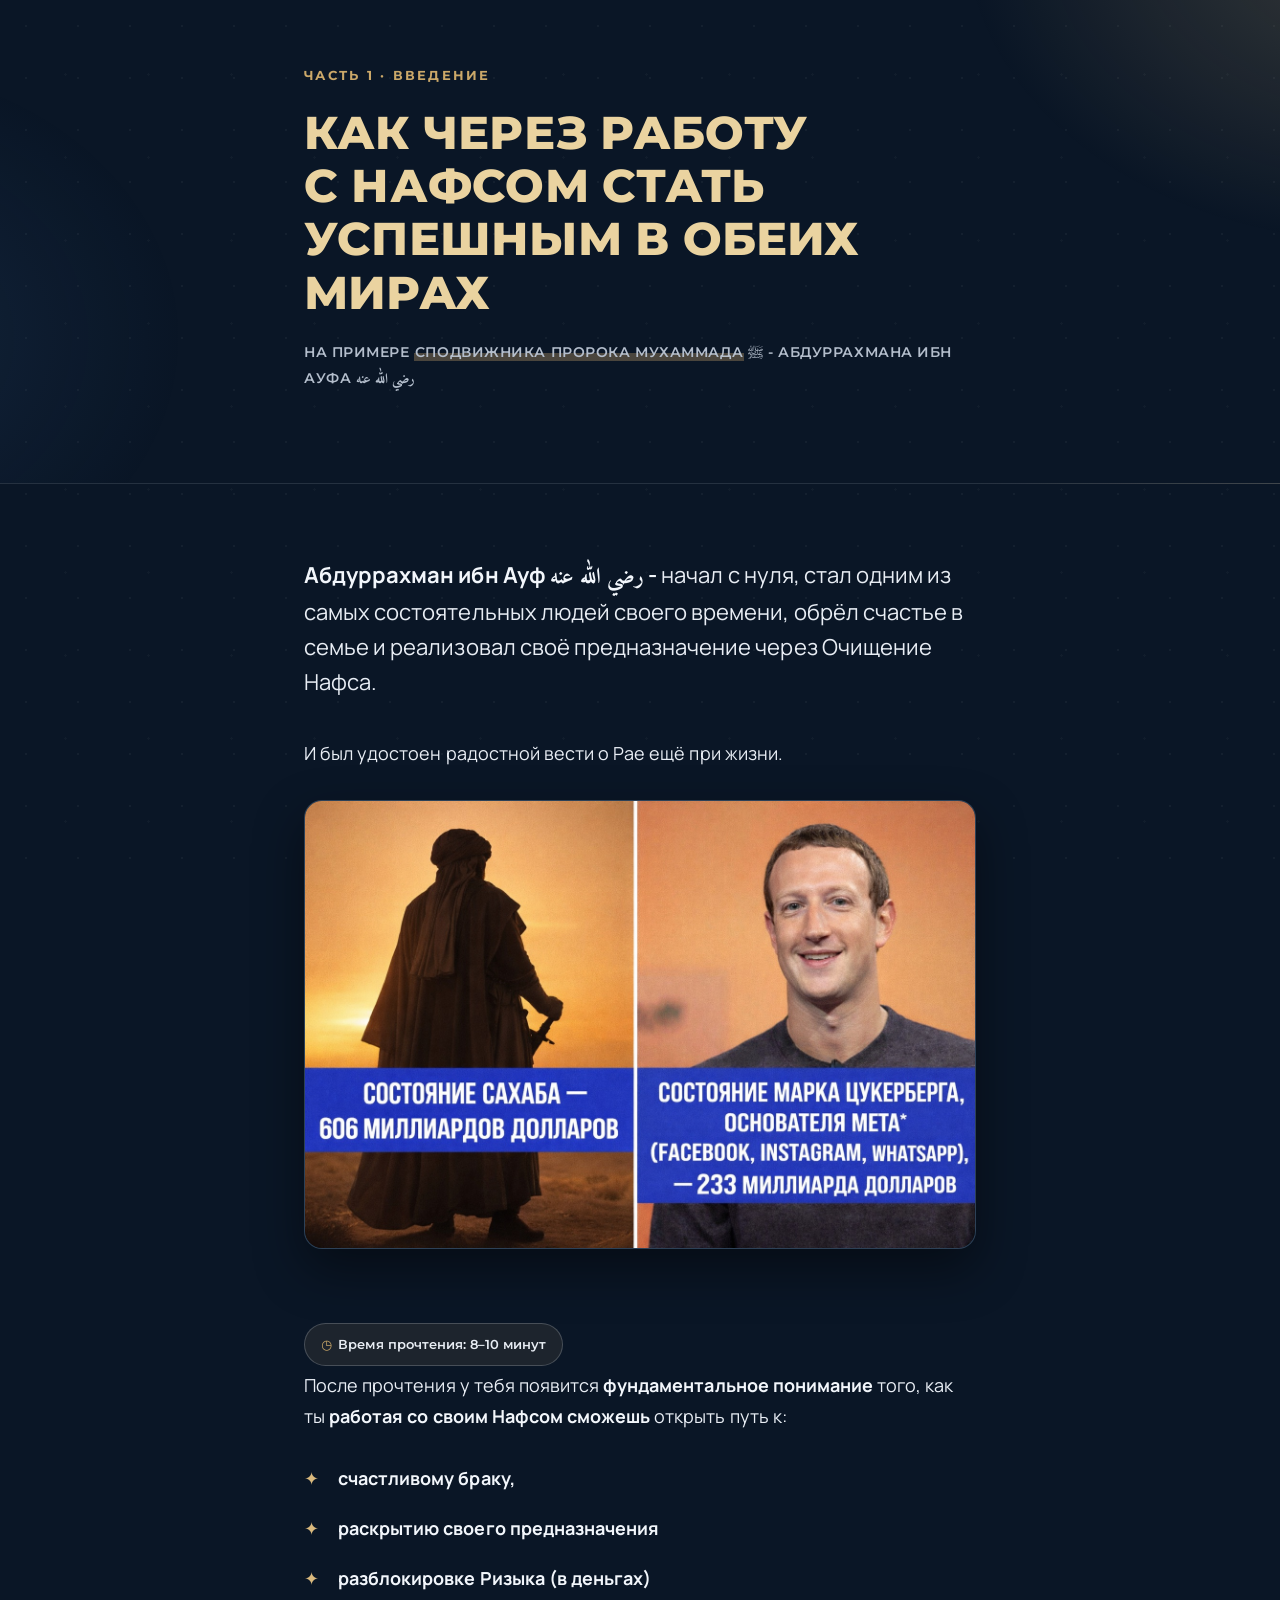
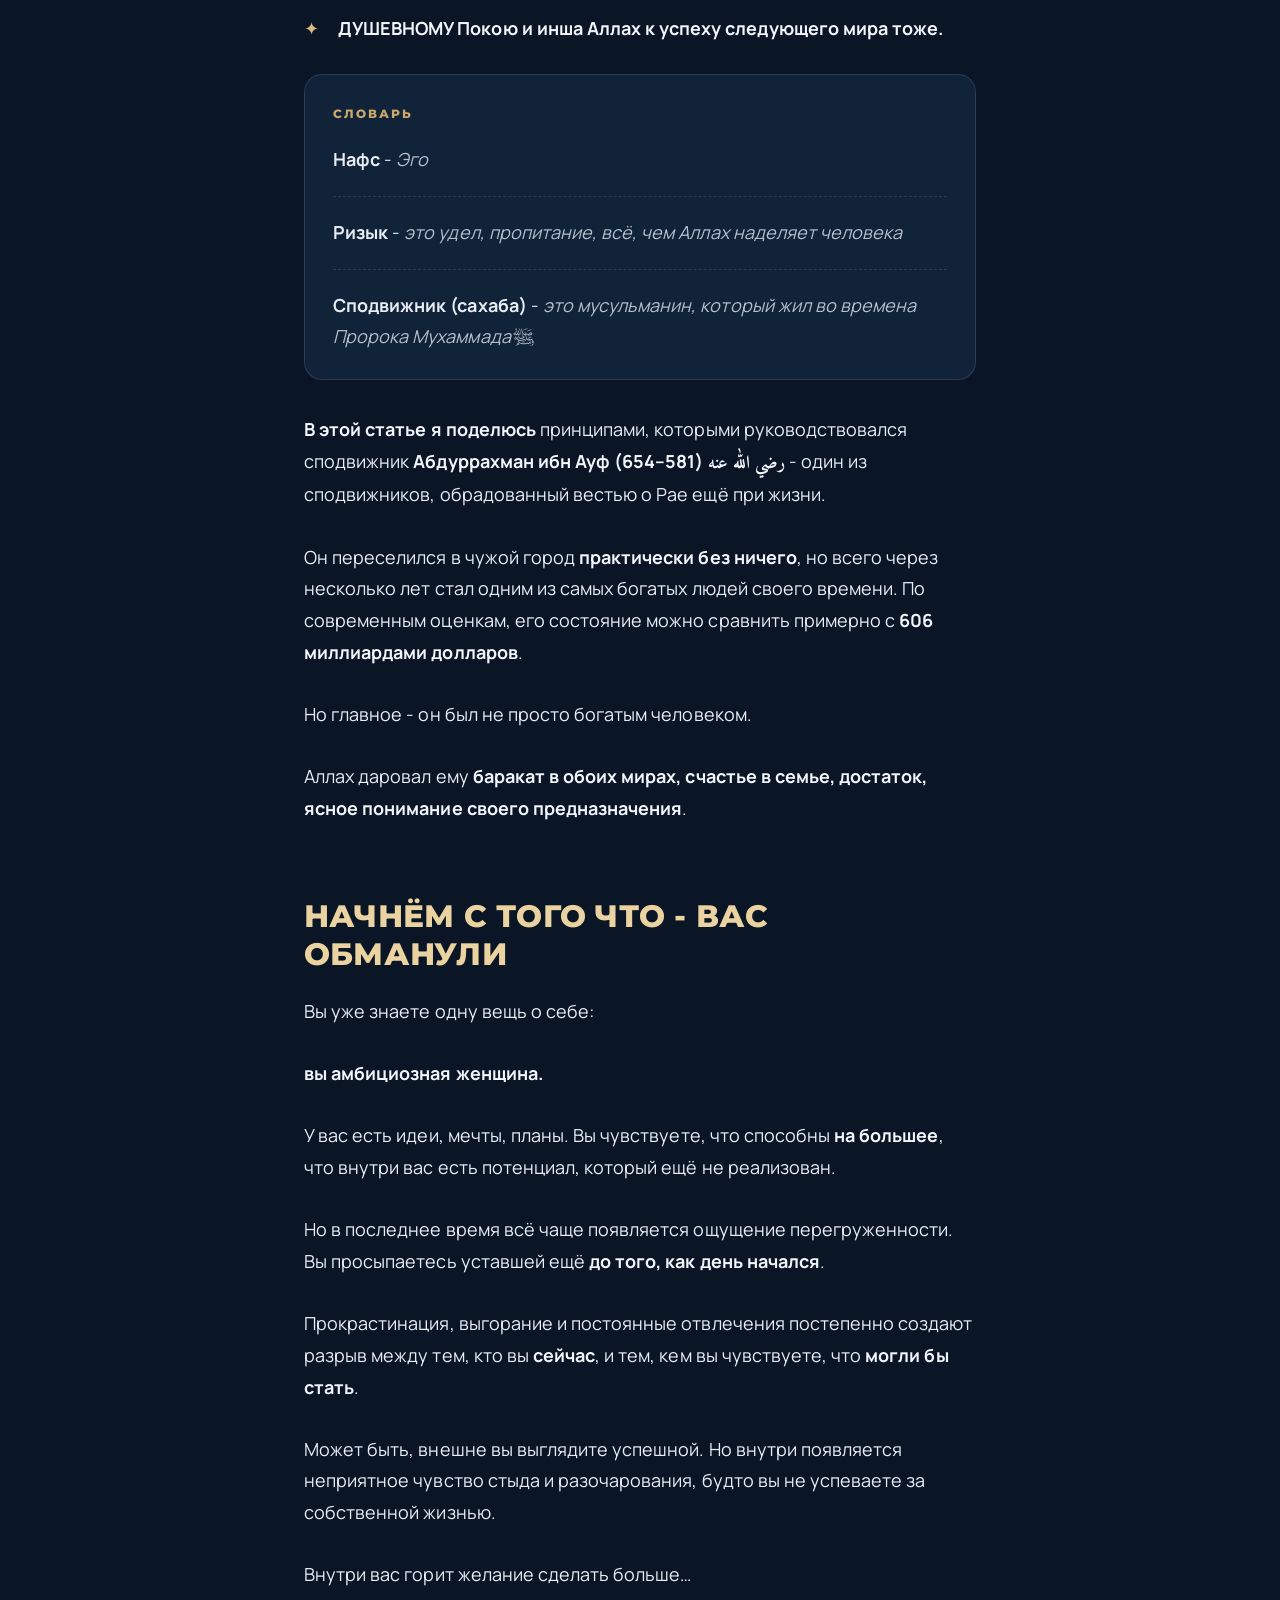
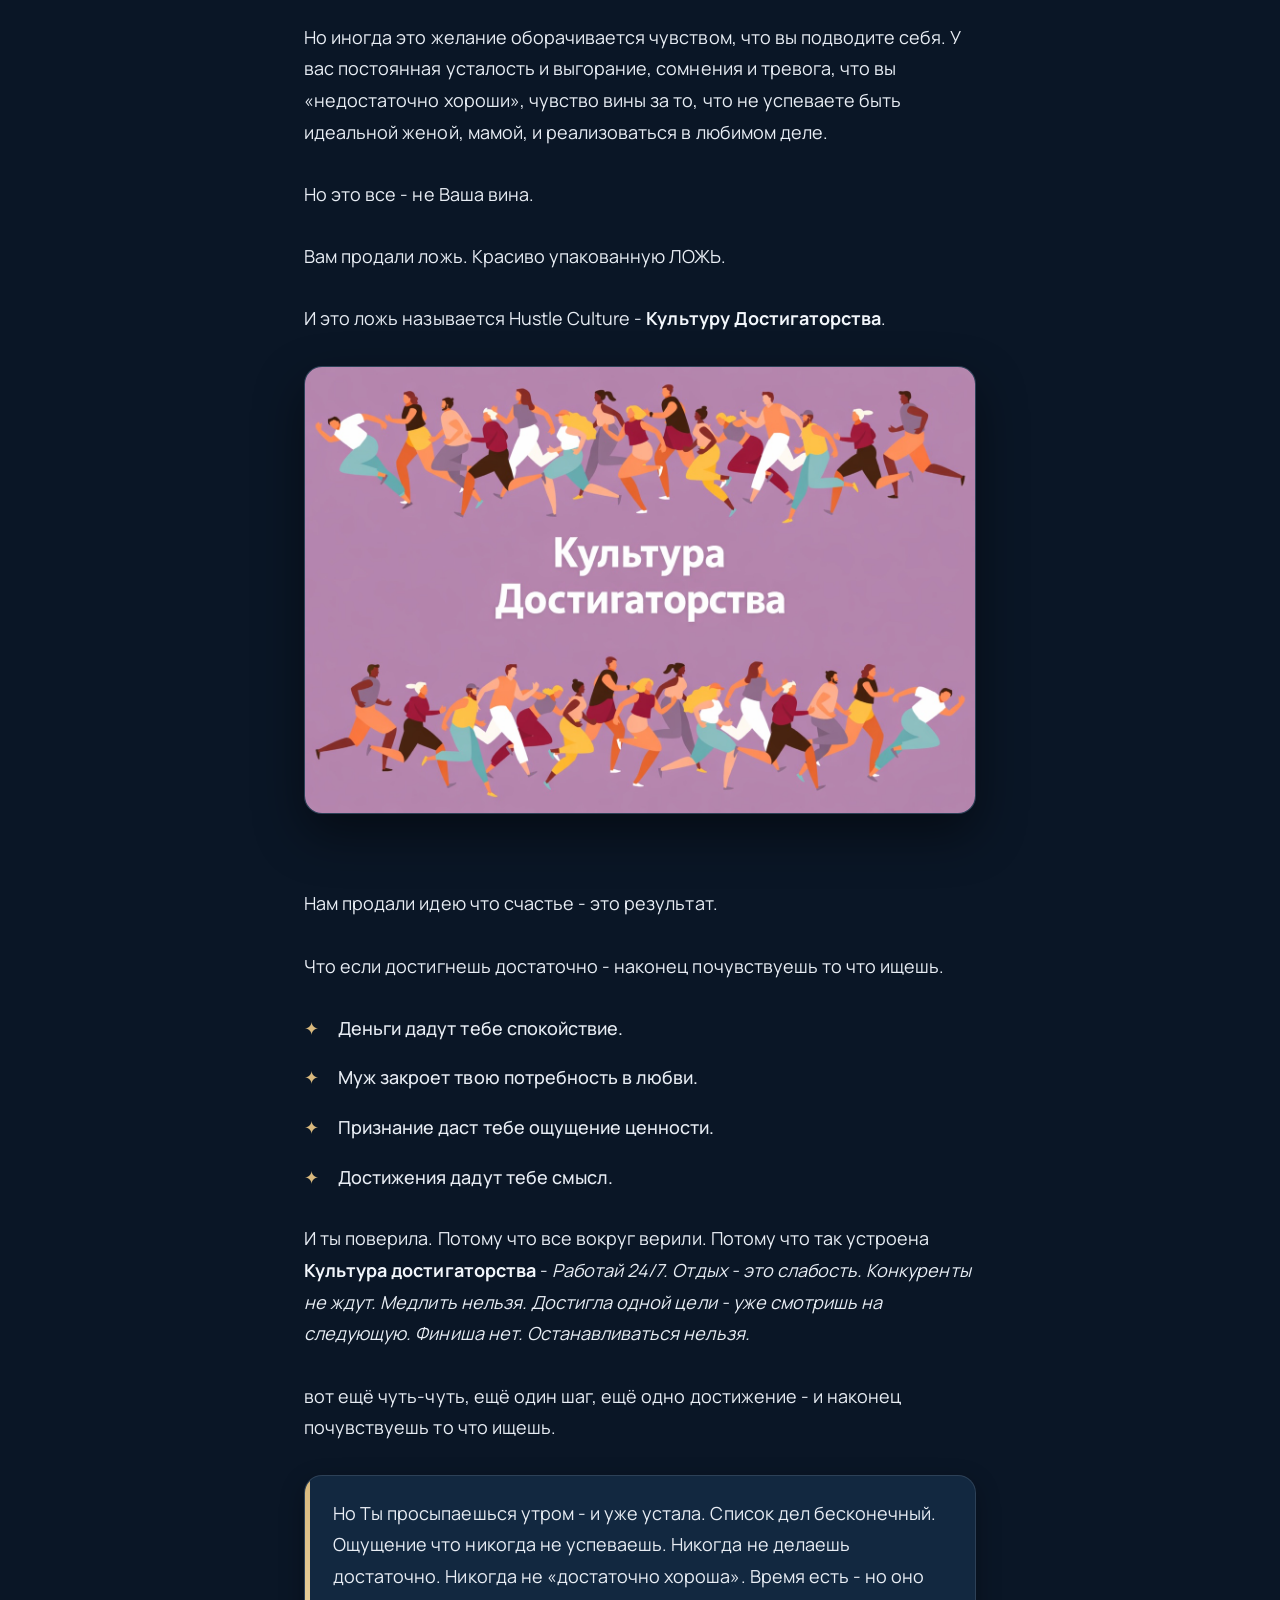
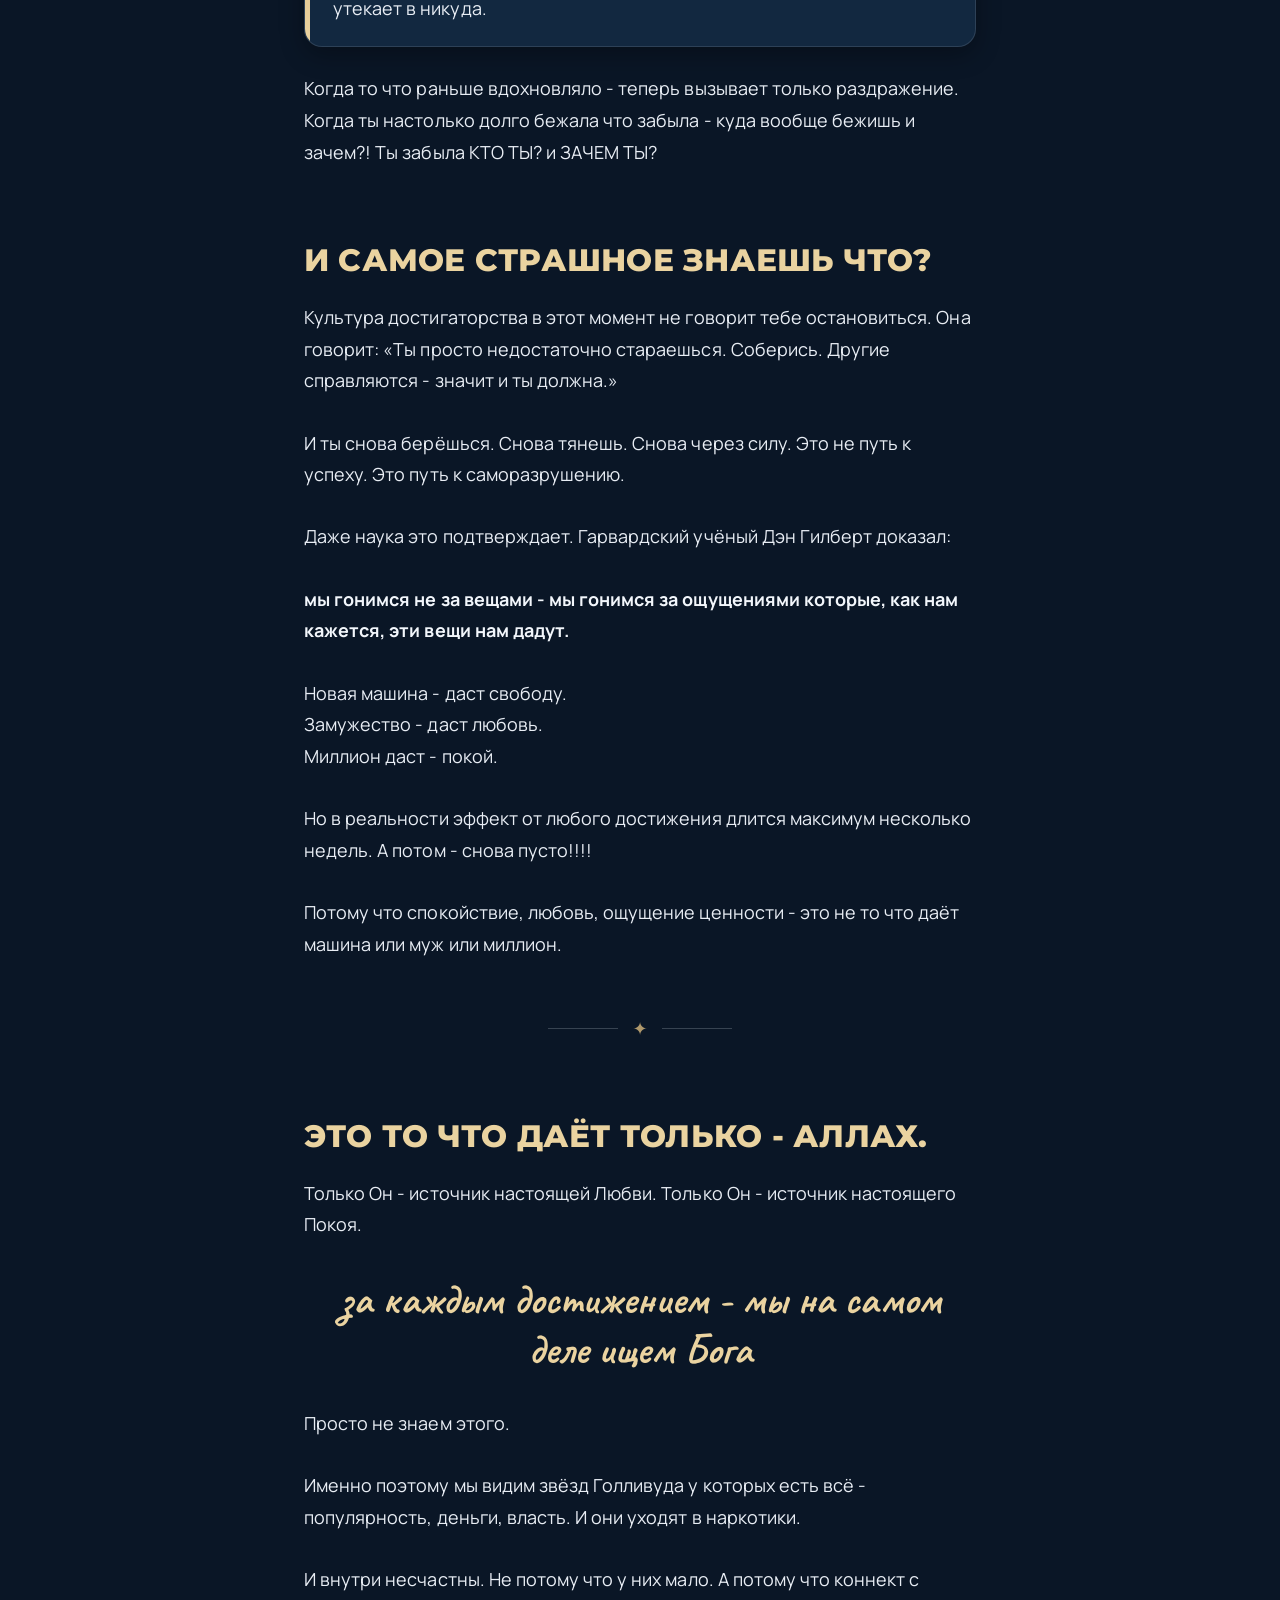
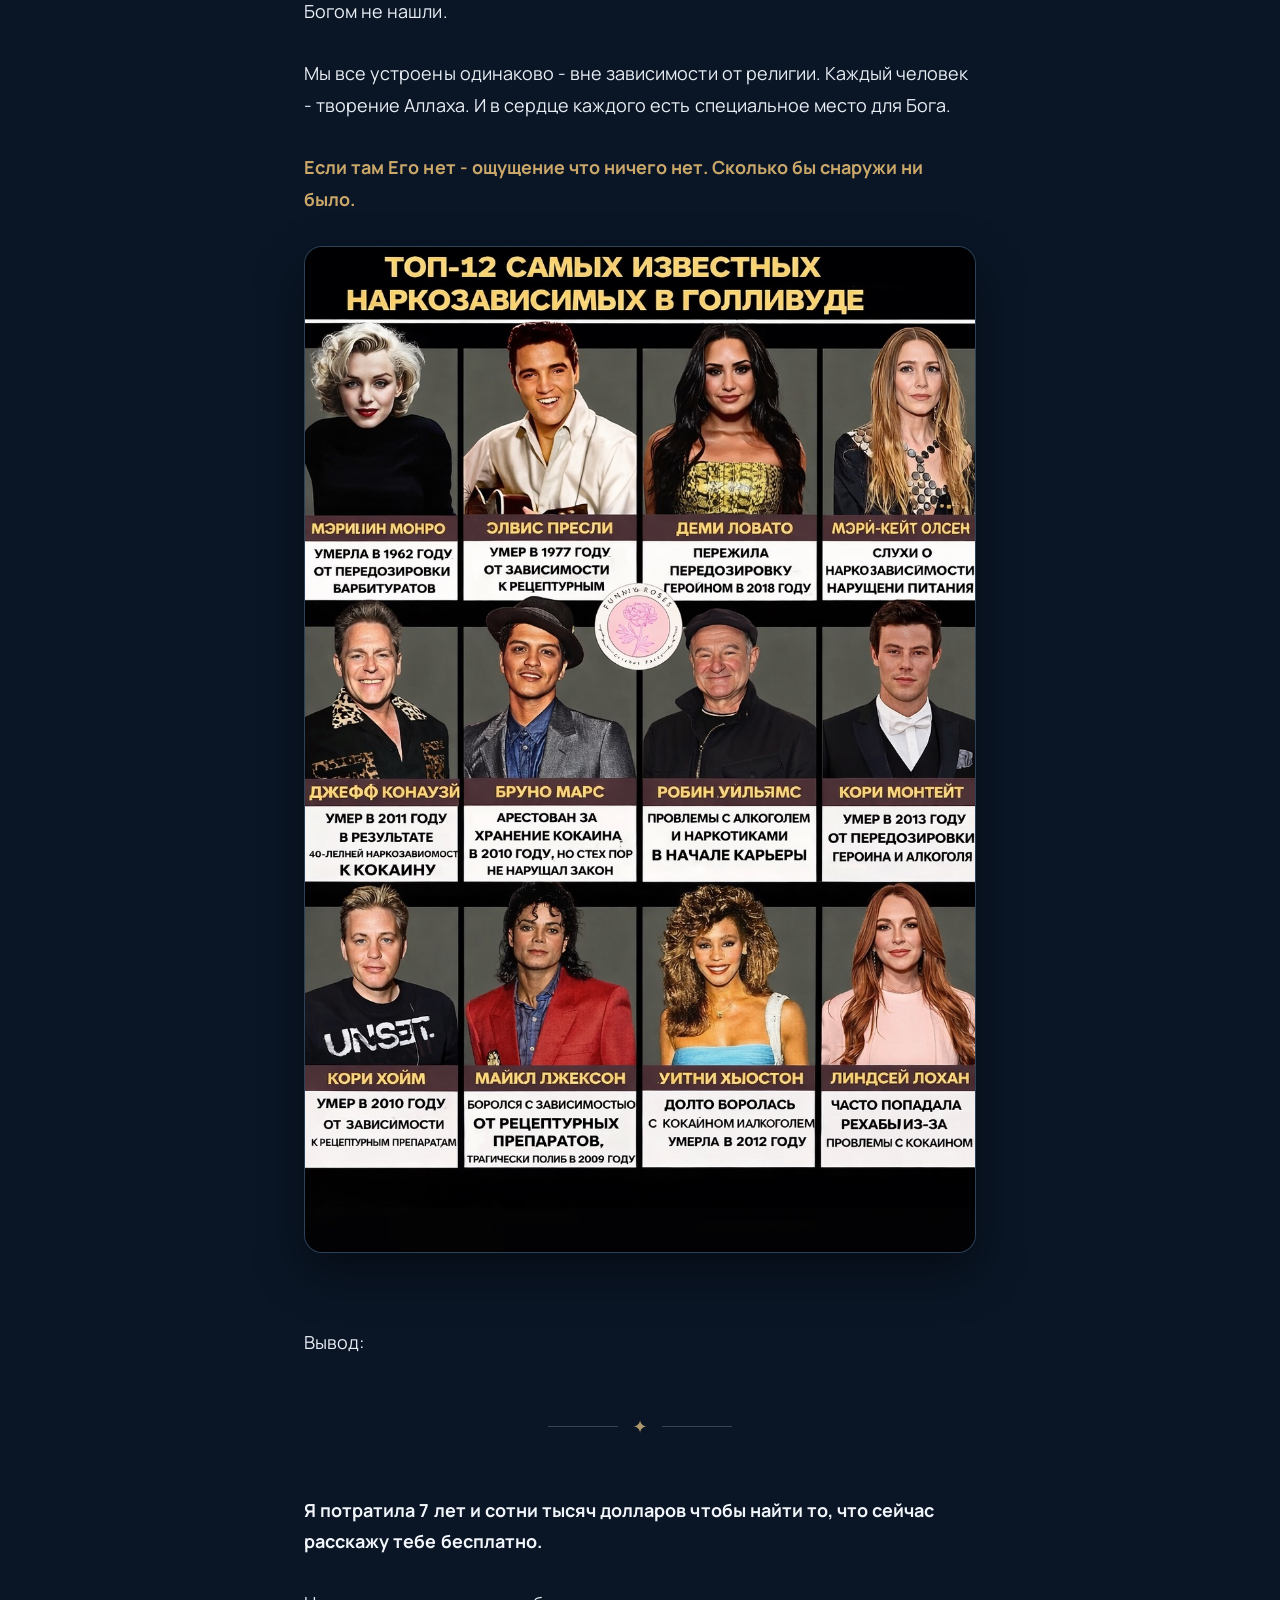
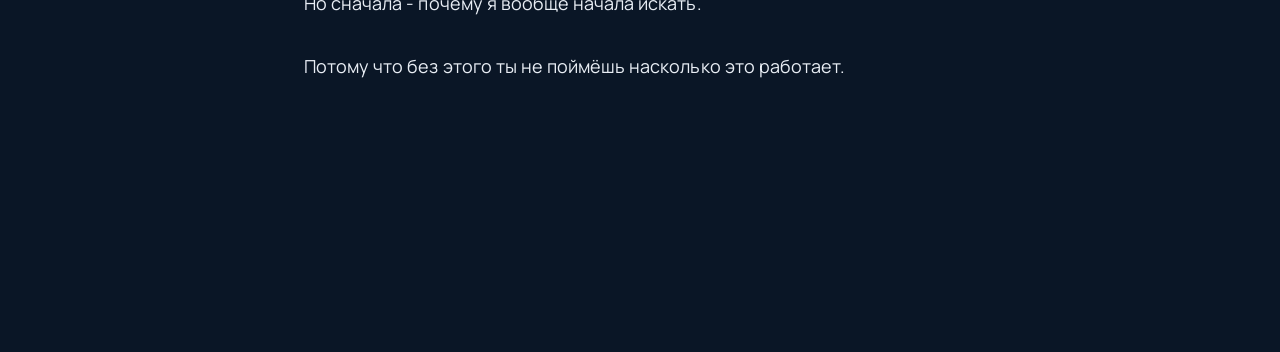
<file: index.html>
<!DOCTYPE html>
<html lang="ru">
<head>
<meta charset="UTF-8">
<meta name="viewport" content="width=device-width, initial-scale=1.0">
<title>Часть 1 - Вас обманули · Работа с Нафсом</title>
<meta name="description" content="Как через Работу с Нафсом стать успешным в обеих мирах - на примере сподвижника Абдуррахмана ибн Ауфа. Часть 1.">
<link rel="preconnect" href="https://fonts.googleapis.com">
<link rel="preconnect" href="https://fonts.gstatic.com" crossorigin>
<link href="https://fonts.googleapis.com/css2?family=Manrope:wght@400;500;600;700;800&family=Montserrat:wght@600;700;800;900&family=Caveat:wght@600;700&family=Amiri:wght@400;700&display=swap" rel="stylesheet">
<link rel="stylesheet" href="styles.css">
</head>
<body>
<div class="progress"></div>

<header class="hero">
  <div class="wrap">
    <span class="eyebrow reveal">Часть 1 · Введение</span>
    <h1 class="reveal">Как через Работу с&nbsp;Нафсом стать успешным в&nbsp;обеих мирах</h1>
    <p class="sub reveal">на примере <span class="mark">сподвижника Пророка Мухаммада</span>
      <span class="ar">ﷺ</span> - Абдуррахмана ибн Ауфа <span class="ar">رضي الله عنه</span></p>
  </div>
</header>

<main class="wrap">

  <section class="block reveal">
    <p class="lead"><strong>Абдуррахман ибн Ауф <span class="ar">رضي الله عنه</span> -</strong>
    начал с нуля, стал одним из самых состоятельных людей своего времени, обрёл счастье в семье
    и реализовал своё предназначение через Очищение Нафса.</p>
    <p>И был удостоен радостной вести о Рае ещё при жизни.</p>
  </section>

  <figure class="img reveal">
    <img src="images/p1-hero.jpg" alt="Иллюстрация к статье о работе с Нафсом" loading="lazy">
  </figure>

  <section class="block reveal">
    <div class="pills">
      <span class="pill"><span class="ic">◷</span>Время прочтения: 8–10 минут</span>
    </div>

    <p>После прочтения у тебя появится <strong>фундаментальное понимание</strong> того, как ты
    <strong>работая со своим Нафсом сможешь</strong> открыть путь к:</p>
    <ul class="checklist">
      <li><strong>счастливому браку,</strong></li>
      <li><strong>раскрытию своего предназначения</strong></li>
      <li><strong>разблокировке Ризыка (в деньгах)</strong></li>
      <li><strong>ДУШЕВНОМУ Покою и инша Аллах к успеху следующего мира тоже.</strong></li>
    </ul>

    <div class="glossary reveal">
      <div class="gt">Словарь</div>
      <dl>
        <div class="row"><dt>Нафс</dt> - <dd>Эго</dd></div>
        <div class="row"><dt>Ризык</dt> - <dd>это удел, пропитание, всё, чем Аллах наделяет человека</dd></div>
        <div class="row"><dt>Сподвижник (сахаба)</dt> - <dd>это мусульманин, который жил во времена Пророка Мухаммада <span class="ar">ﷺ</span></dd></div>
      </dl>
    </div>

    <p><strong>В этой статье я поделюсь</strong> принципами, которыми руководствовался сподвижник
    <strong>Абдуррахман ибн Ауф <span class="ar">رضي الله عنه</span> (581–654)</strong> - один из
    сподвижников, обрадованный вестью о Рае ещё при жизни.</p>
    <p>Он переселился в чужой город <strong>практически без ничего</strong>, но всего через
    несколько лет стал одним из самых богатых людей своего времени. По современным оценкам, его
    состояние можно сравнить примерно с <strong>606 миллиардами долларов</strong>.</p>
    <p>Но главное - он был не просто богатым человеком.</p>
    <p>Аллах даровал ему <strong>баракат в обоих мирах, счастье в семье, достаток, ясное понимание
    своего предназначения</strong>.</p>
  </section>

  <section class="block reveal">
    <h2>Начнём с того что - вас обманули</h2>
    <p>Вы уже знаете одну вещь о себе:</p>
    <p><strong>вы амбициозная женщина.</strong></p>
    <p>У вас есть идеи, мечты, планы. Вы чувствуете, что способны <strong>на большее</strong>, что
    внутри вас есть потенциал, который ещё не реализован.</p>
    <p>Но в последнее время всё чаще появляется ощущение перегруженности. Вы просыпаетесь уставшей
    ещё <strong>до того, как день начался</strong>.</p>
    <p>Прокрастинация, выгорание и постоянные отвлечения постепенно создают разрыв между тем, кто
    вы <strong>сейчас</strong>, и тем, кем вы чувствуете, что <strong>могли бы стать</strong>.</p>
    <p>Может быть, внешне вы выглядите успешной. Но внутри появляется неприятное чувство стыда
    и разочарования, будто вы не успеваете за собственной жизнью.</p>
    <p>Внутри вас горит желание сделать больше…</p>
    <p>Но иногда это желание оборачивается чувством, что вы подводите себя. У вас постоянная
    усталость и выгорание, сомнения и тревога, что вы «недостаточно хороши», чувство вины за то,
    что не успеваете быть идеальной женой, мамой, и реализоваться в любимом деле.</p>
    <p>Но это все - не Ваша вина.</p>
    <p>Вам продали ложь. Красиво упакованную ЛОЖЬ.</p>
    <p>И это ложь называется Hustle Culture - <strong>Культуру Достигаторства</strong>.</p>
  </section>

  <figure class="img reveal">
    <img src="images/p1-hustle.jpg" alt="Культура достигаторства и выгорание" loading="lazy">
  </figure>

  <section class="block reveal">
    <p>Нам продали идею что счастье - это результат.</p>
    <p>Что если достигнешь достаточно - наконец почувствуешь то что ищешь.</p>
    <ul class="checklist">
      <li>Деньги дадут тебе спокойствие.</li>
      <li>Муж закроет твою потребность в любви.</li>
      <li>Признание даст тебе ощущение ценности.</li>
      <li>Достижения дадут тебе смысл.</li>
    </ul>
    <p>И ты поверила. Потому что все вокруг верили. Потому что так устроена
    <strong>Культура достигаторства</strong> - <em>Работай 24/7. Отдых - это слабость. Конкуренты
    не ждут. Медлить нельзя. Достигла одной цели - уже смотришь на следующую. Финиша нет.
    Останавливаться нельзя.</em></p>
    <p>вот ещё чуть-чуть, ещё один шаг, ещё одно достижение - и наконец почувствуешь то что ищешь.</p>

    <div class="callout reveal">
      <p>Но Ты просыпаешься утром - и уже устала. Список дел бесконечный. Ощущение что никогда
      не успеваешь. Никогда не делаешь достаточно. Никогда не «достаточно хороша». Время есть -
      но оно утекает в никуда.</p>
    </div>

    <p>Когда то что раньше вдохновляло - теперь вызывает только раздражение. Когда ты настолько
    долго бежала что забыла - куда вообще бежишь и зачем?! Ты забыла КТО ТЫ? и ЗАЧЕМ ТЫ?</p>
  </section>

  <section class="block reveal">
    <h2>И самое страшное знаешь что?</h2>
    <p>Культура достигаторства в этот момент не говорит тебе остановиться. Она говорит:
    «Ты просто недостаточно стараешься. Соберись. Другие справляются - значит и ты должна.»</p>
    <p>И ты снова берёшься. Снова тянешь. Снова через силу. Это не путь к успеху. Это путь
    к саморазрушению.</p>
    <p>Даже наука это подтверждает. Гарвардский учёный Дэн Гилберт доказал:</p>
    <p><strong>мы гонимся не за вещами - мы гонимся за ощущениями которые, как нам кажется, эти
    вещи нам дадут.</strong></p>
    <p>Новая машина - даст свободу.<br>Замужество - даст любовь.<br>Миллион даст - покой.</p>
    <p>Но в реальности эффект от любого достижения длится максимум несколько недель. А потом -
    снова пусто!!!!</p>
    <p>Потому что спокойствие, любовь, ощущение ценности - это не то что даёт машина или муж
    или миллион.</p>
  </section>

  <div class="sep"><span class="di">✦</span></div>

  <section class="block reveal">
    <h2>Это то что даёт только - Аллах.</h2>
    <p>Только Он - источник настоящей Любви. Только Он - источник настоящего Покоя.</p>

    <span class="hand reveal">за каждым достижением - мы на самом деле ищем Бога</span>

    <p>Просто не знаем этого.</p>
    <p>Именно поэтому мы видим звёзд Голливуда у которых есть всё - популярность, деньги, власть.
    И они уходят в наркотики.</p>
    <p>И внутри несчастны. Не потому что у них мало. А потому что коннект с Богом не нашли.</p>
    <p>Мы все устроены одинаково - вне зависимости от религии. Каждый человек - творение Аллаха.
    И в сердце каждого есть специальное место для Бога.</p>
    <p><span class="gold">Если там Его нет - ощущение что ничего нет. Сколько бы снаружи ни было.</span></p>
  </section>

  <figure class="img reveal">
    <img src="images/p1-only-allah.jpg" alt="Только Аллах - источник настоящей любви и покоя" loading="lazy">
  </figure>

  <section class="block reveal">
    <p>Вывод:</p>
    <div class="sep"><span class="di">✦</span></div>
    <p><strong>Я потратила 7 лет и сотни тысяч долларов чтобы найти то, что сейчас расскажу тебе
    бесплатно.</strong></p>
    <p>Но сначала - почему я вообще начала искать.</p>
    <p>Потому что без этого ты не поймёшь насколько это работает.</p>
  </section>

  <div class="next reveal">
    <div class="pre">🕳️ Нажми, чтобы читать дальше</div>
    <a class="btn" href="part-2.html">Читать Часть 2 <span class="arr">→</span></a>
  </div>

</main>

<script src="script.js"></script>
</body>
</html>
</file>
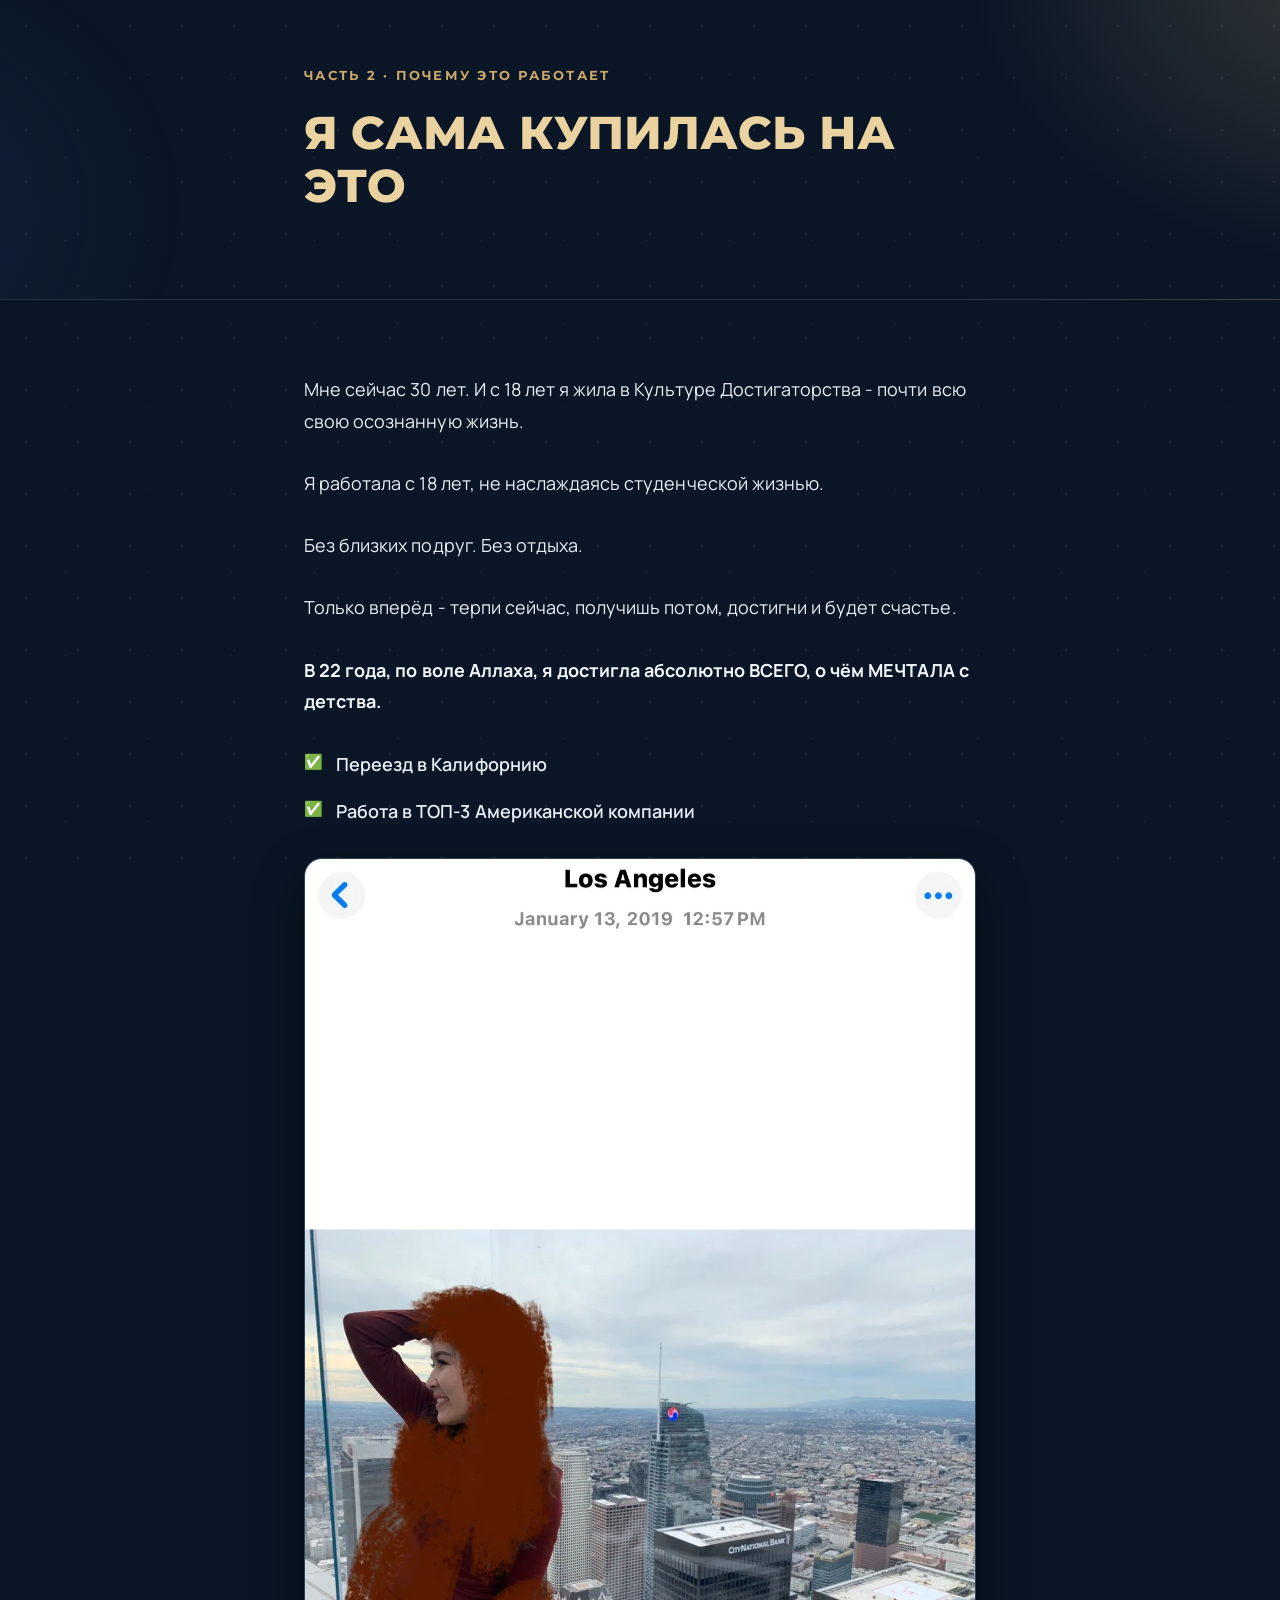
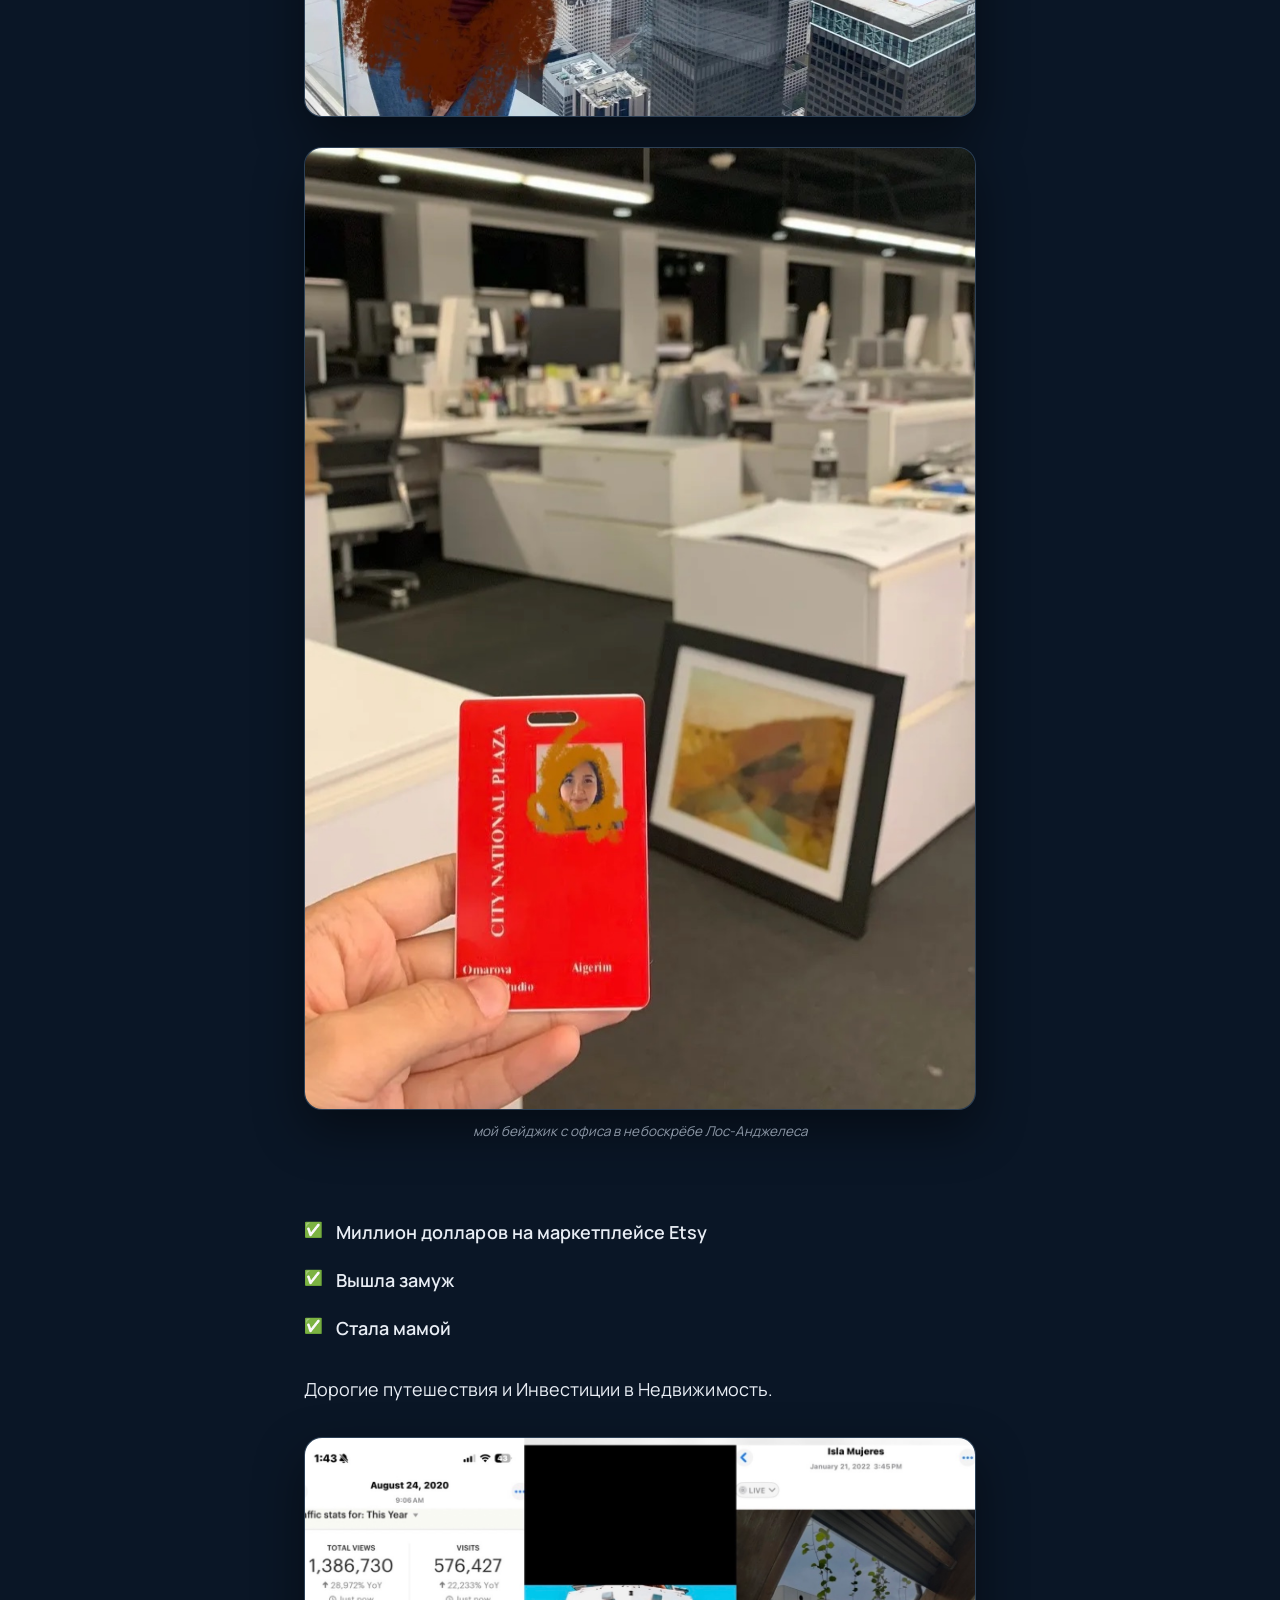
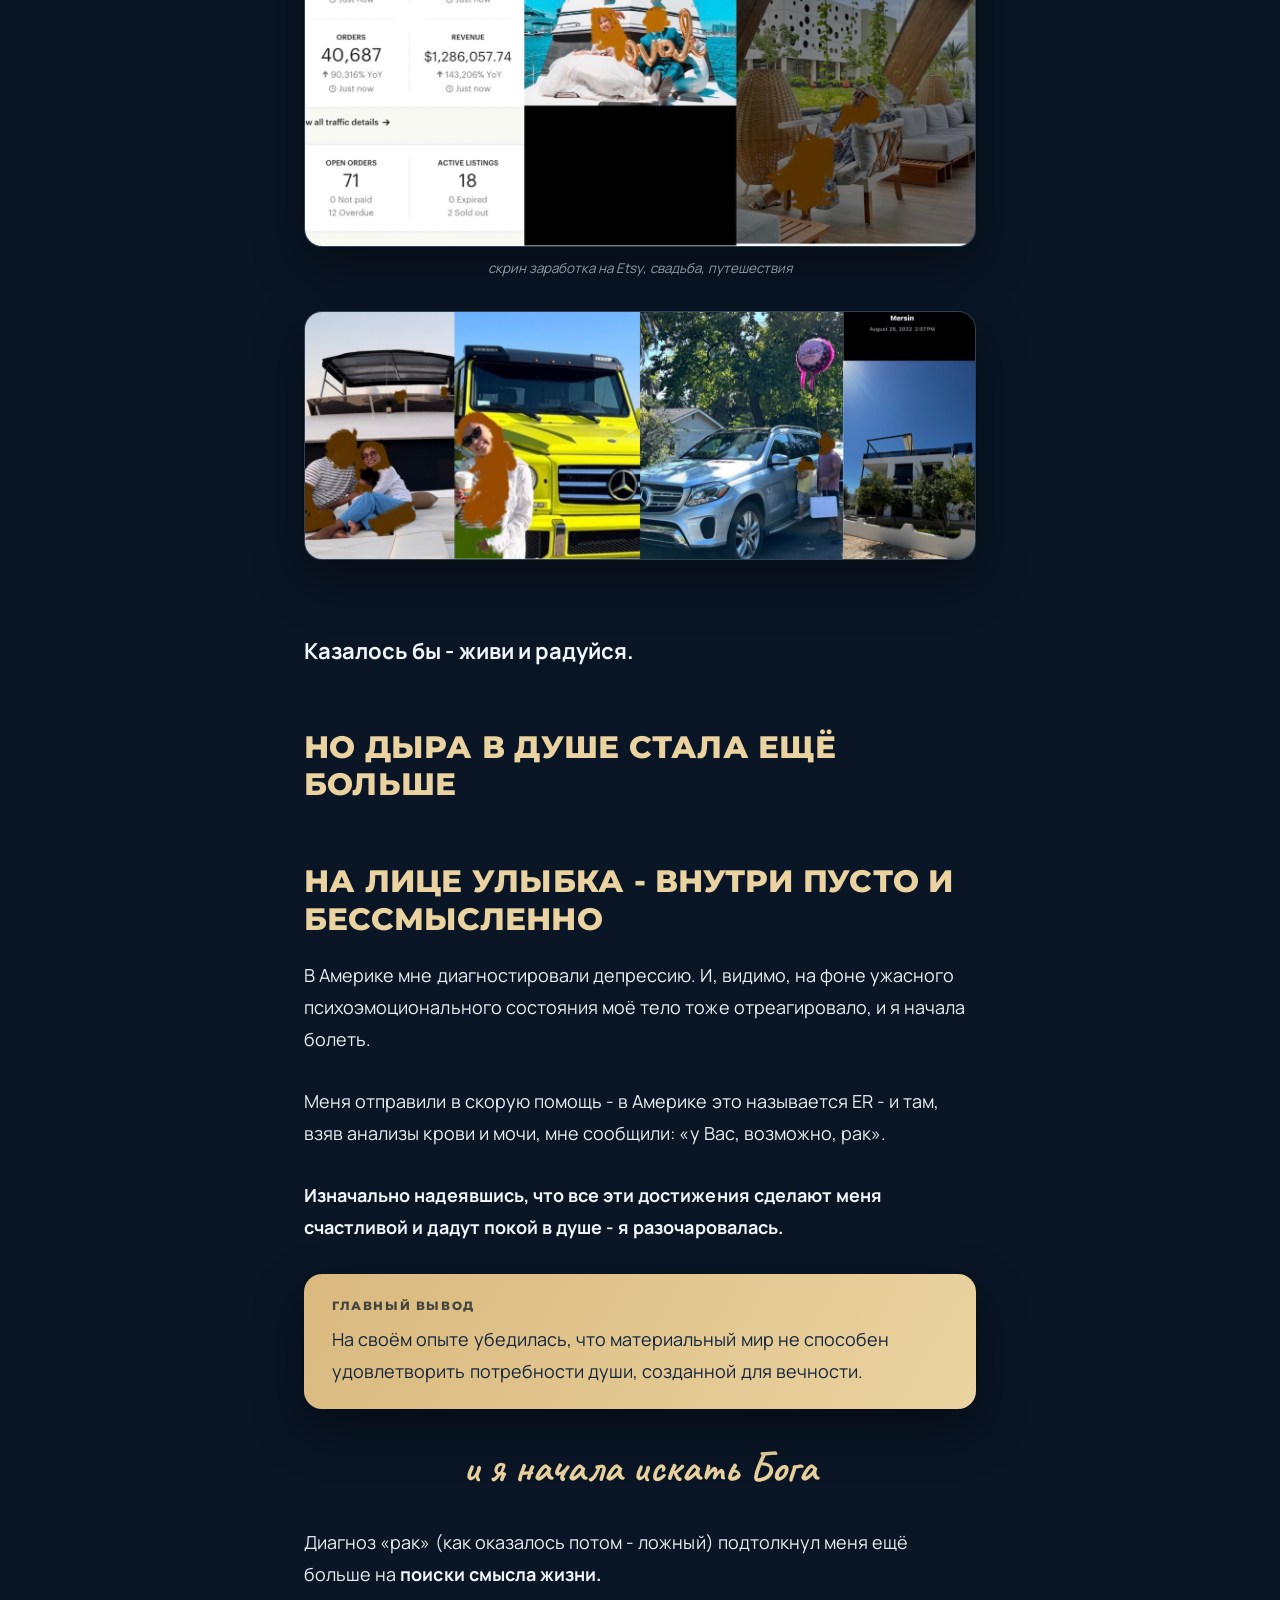
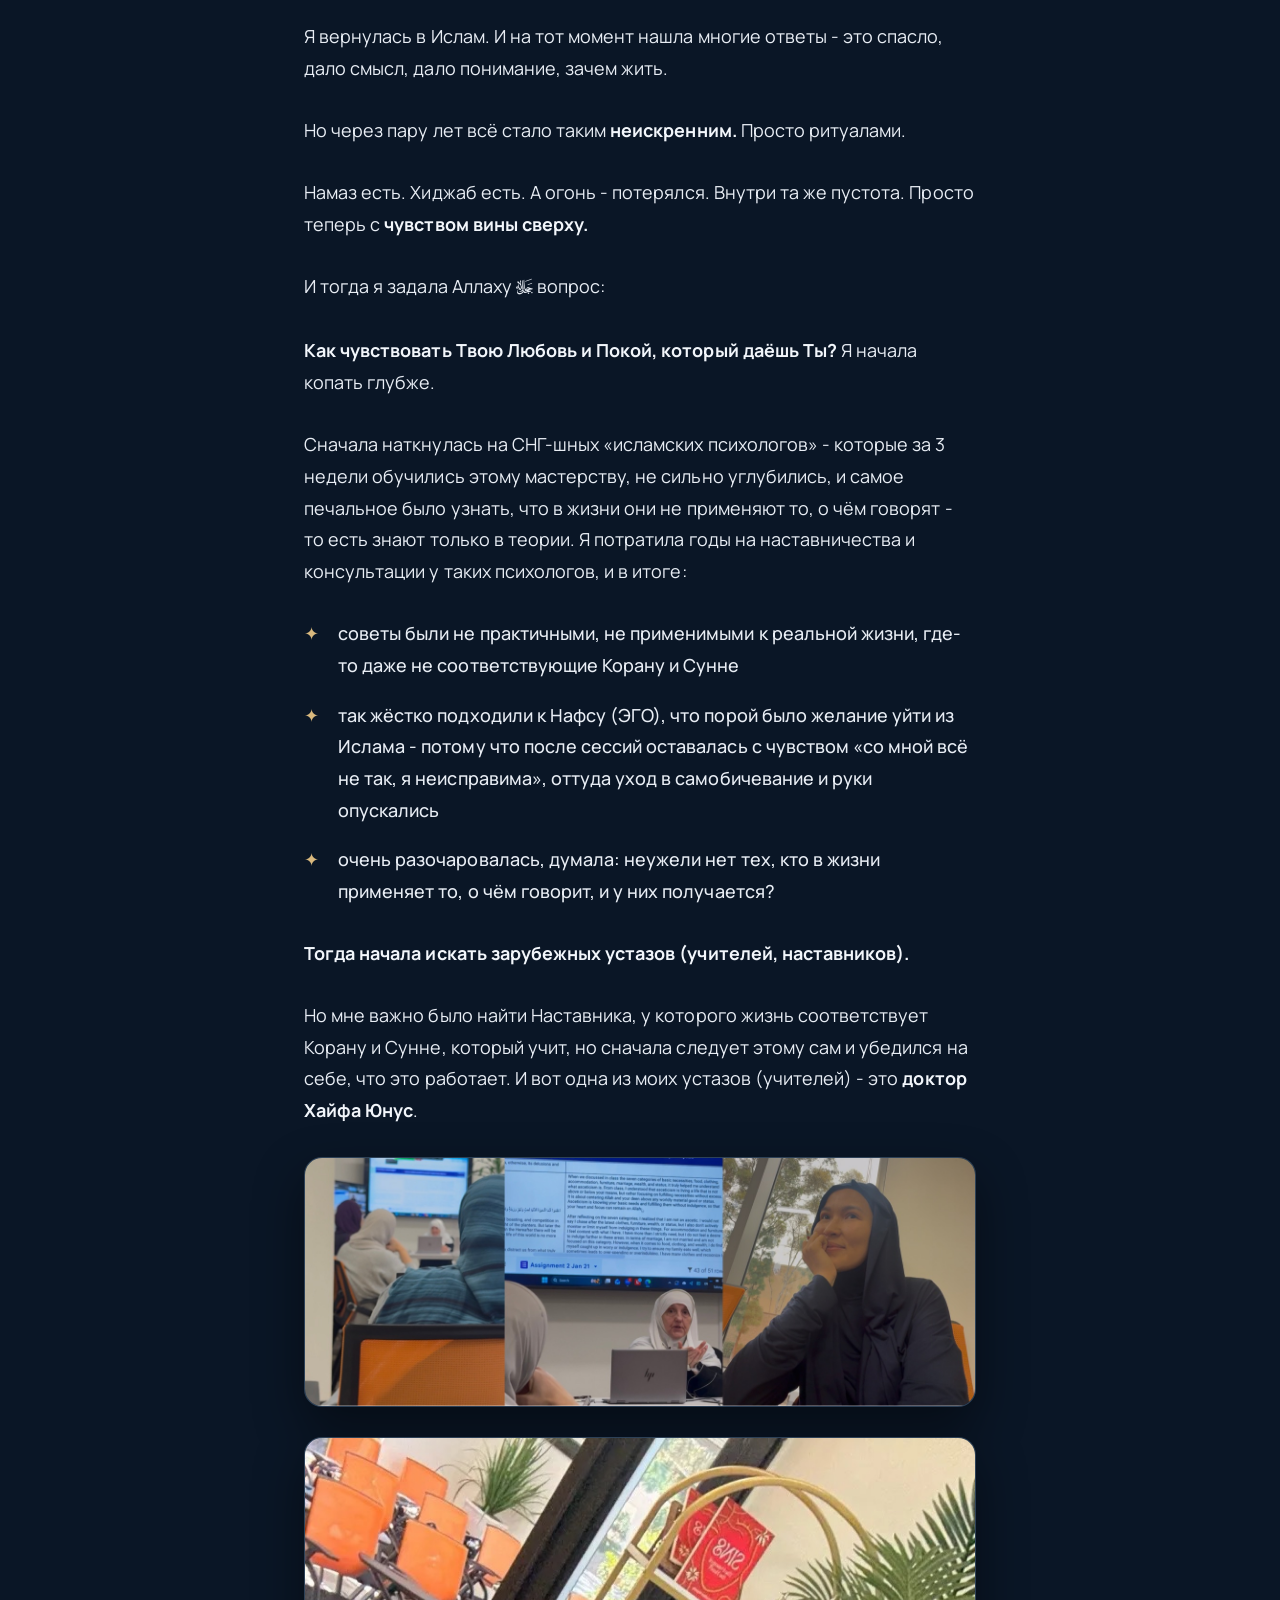
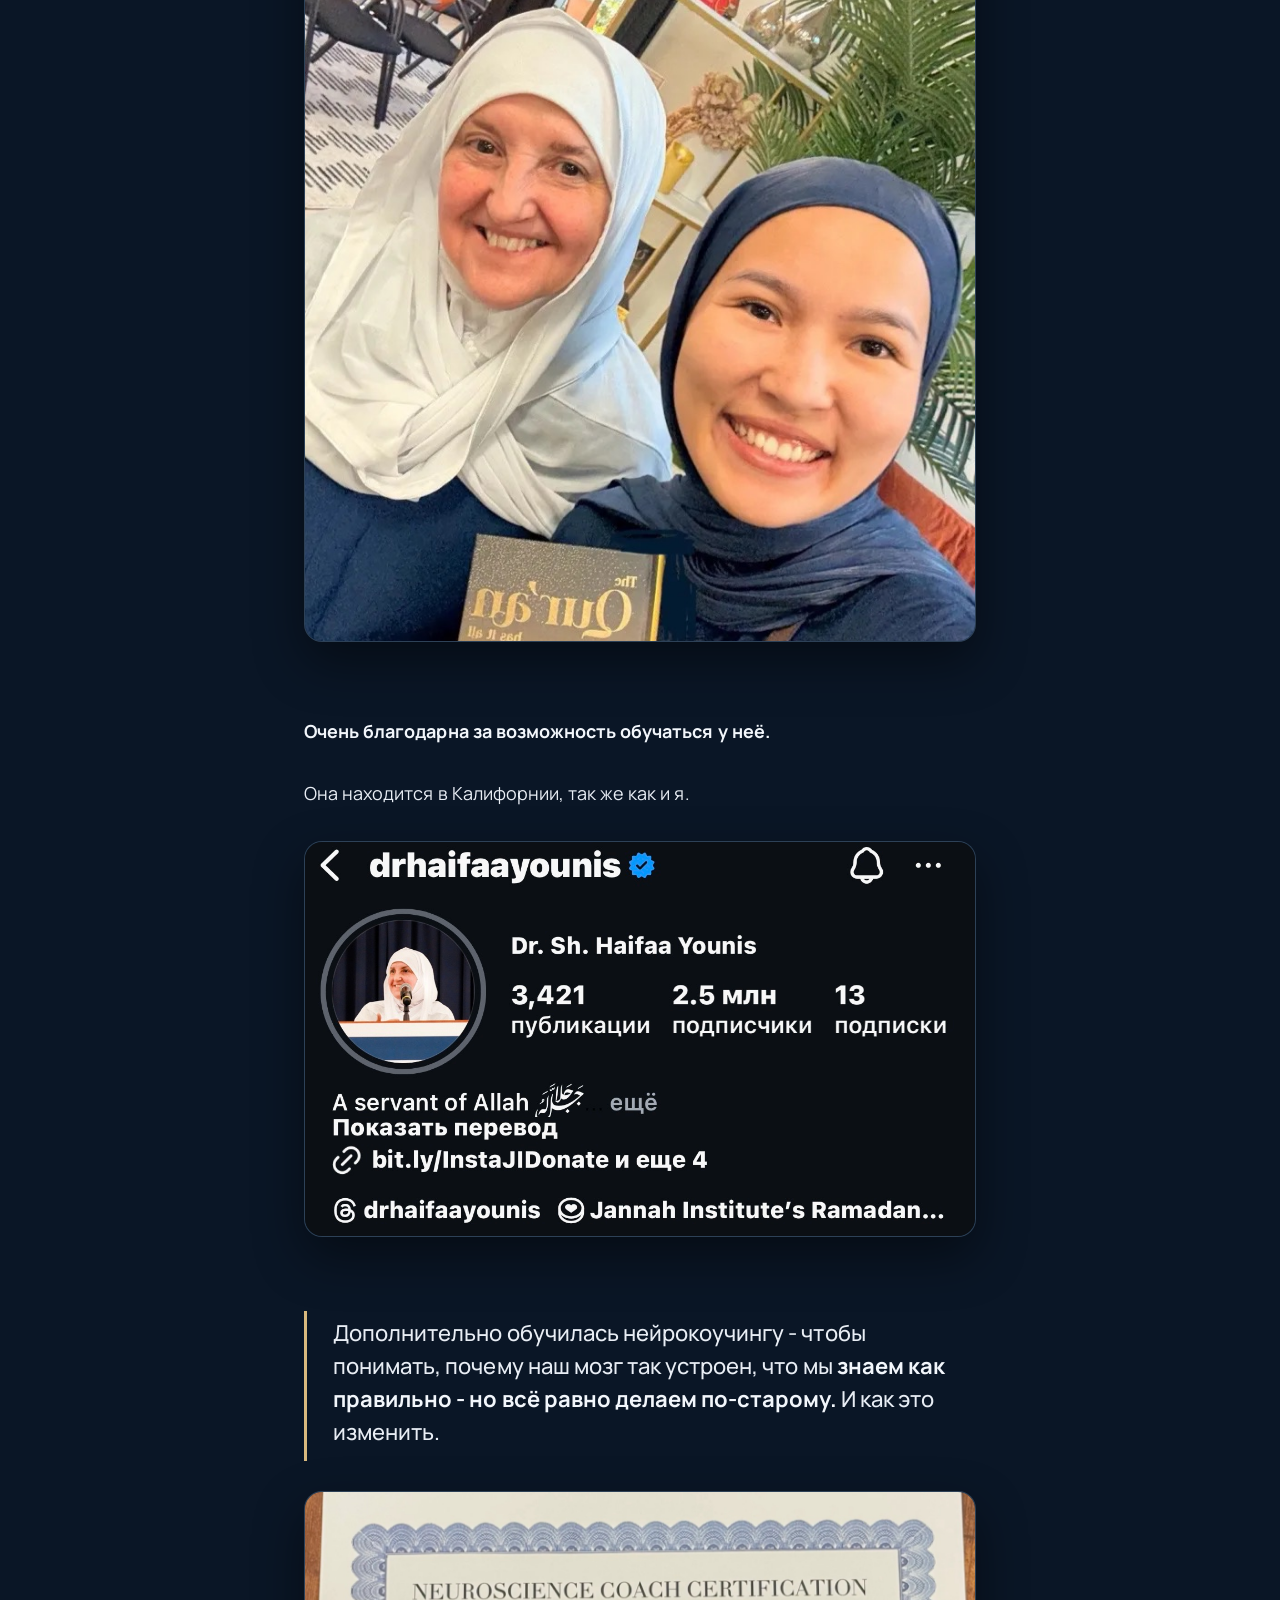
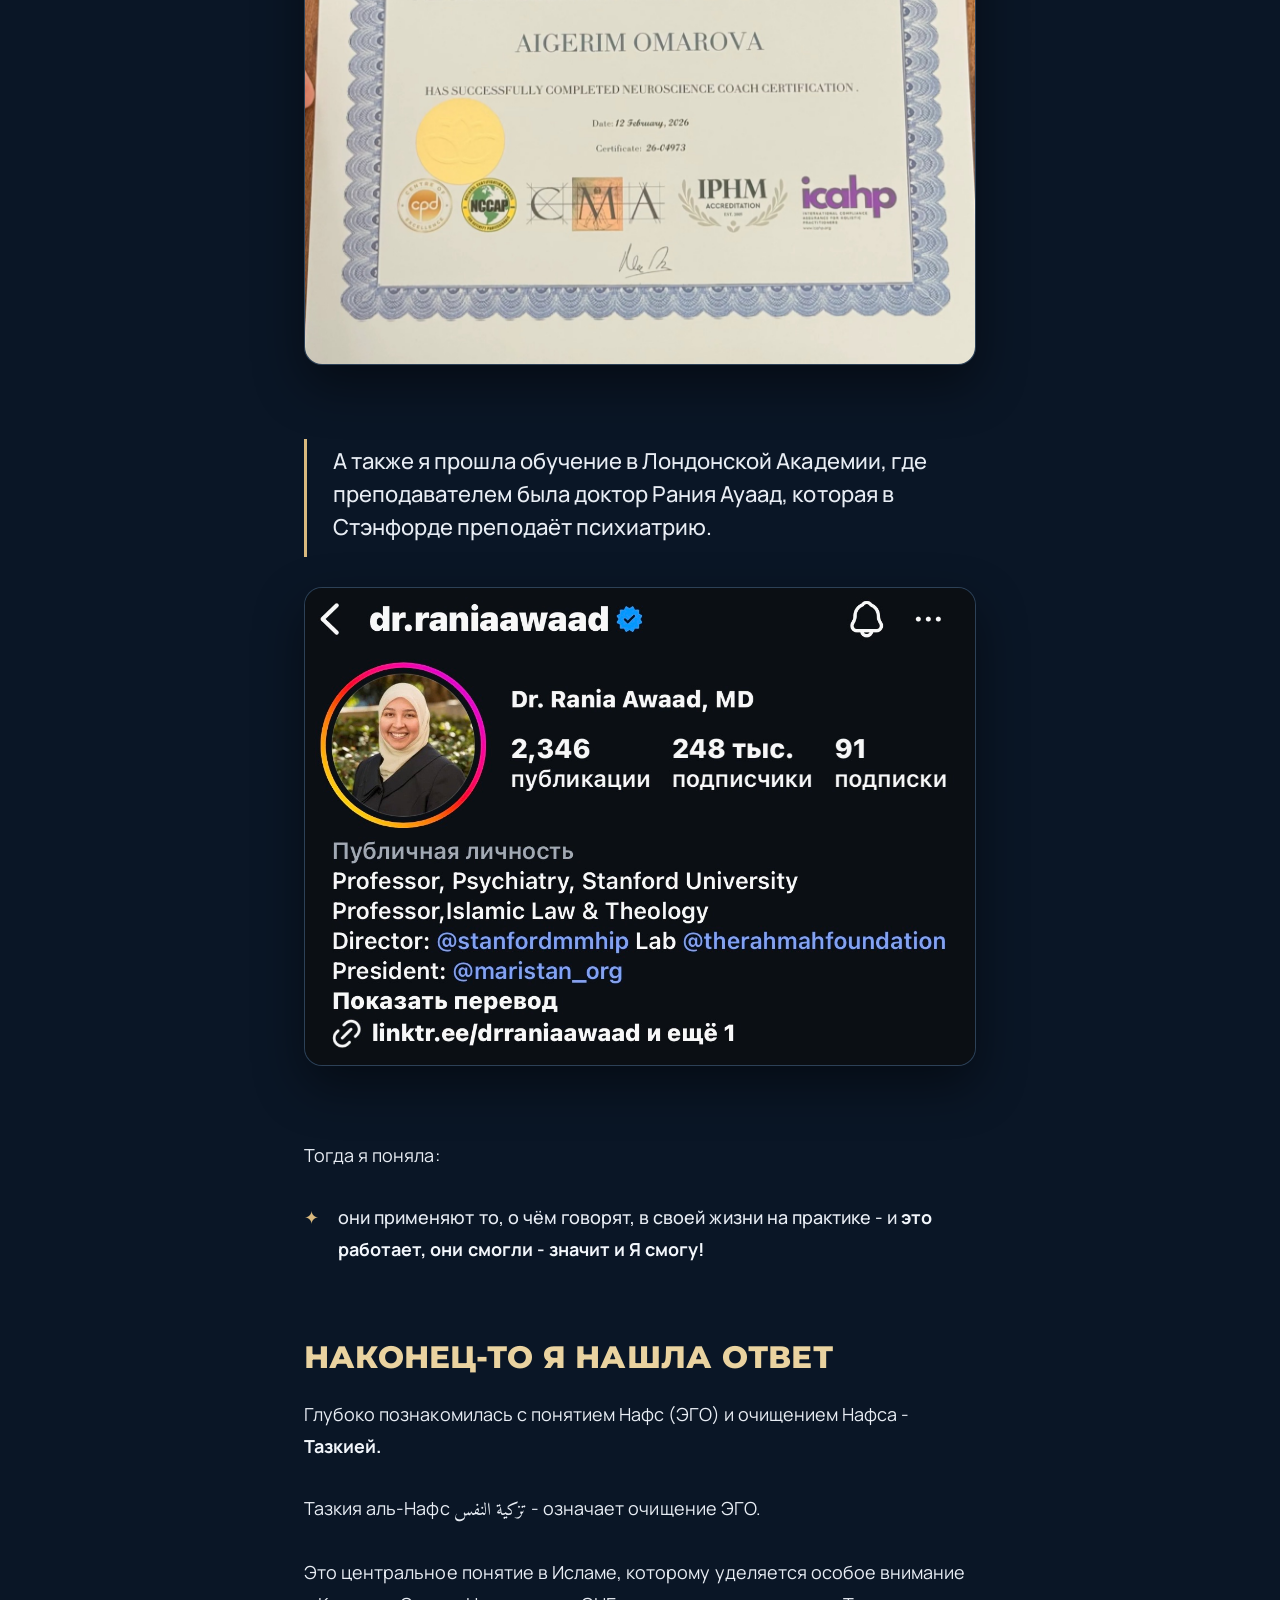
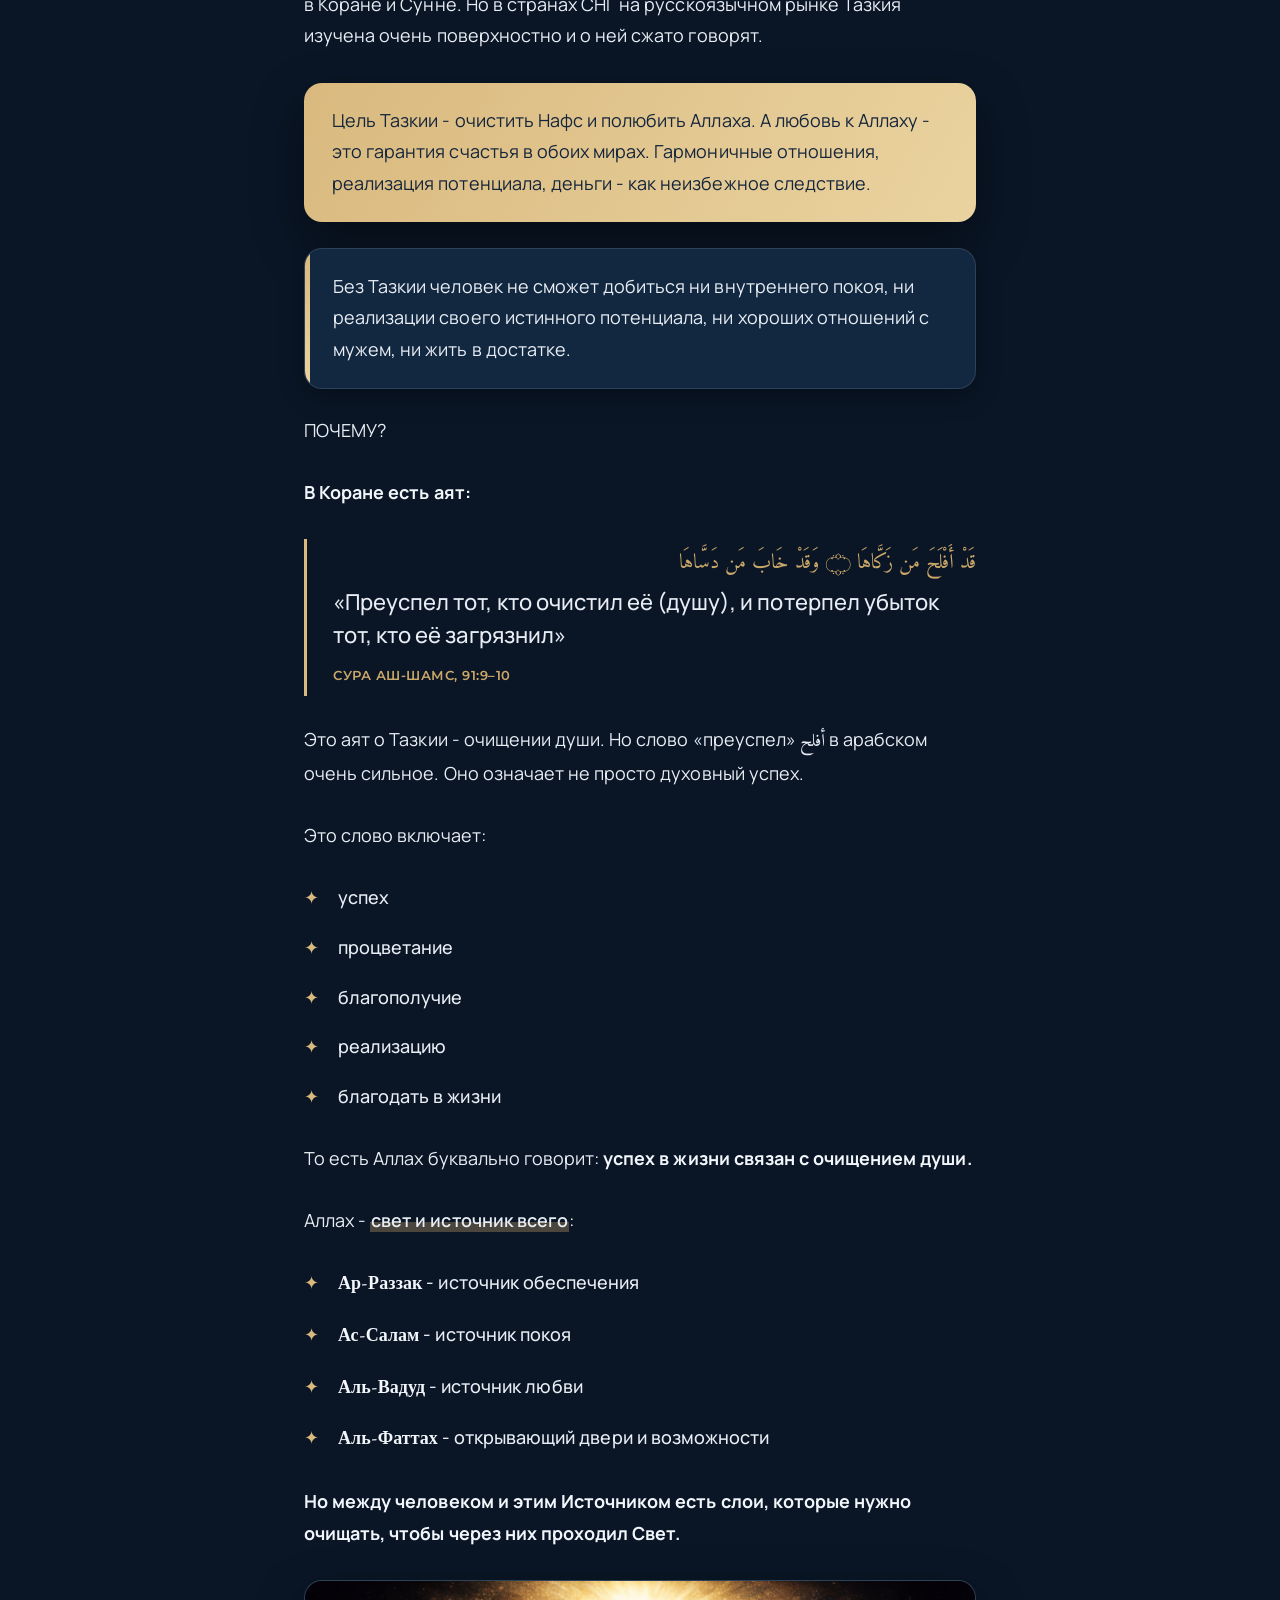
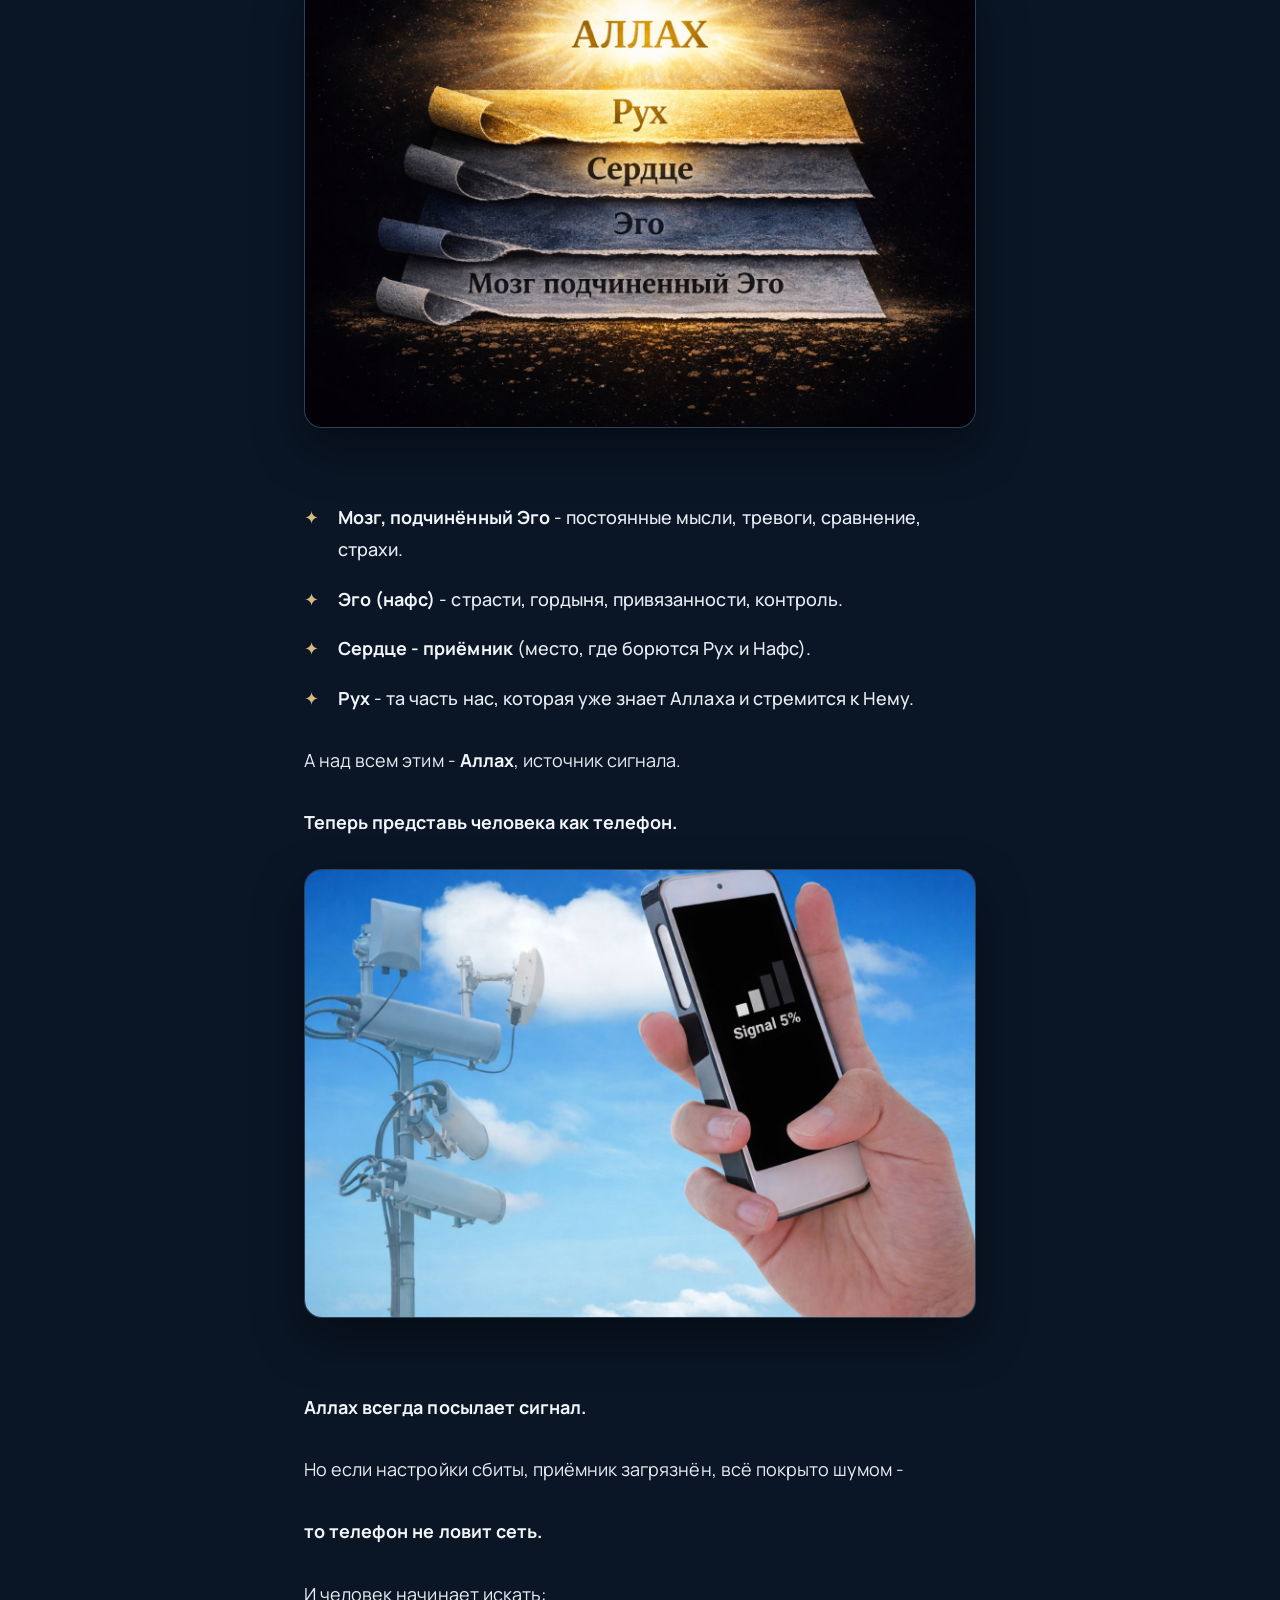
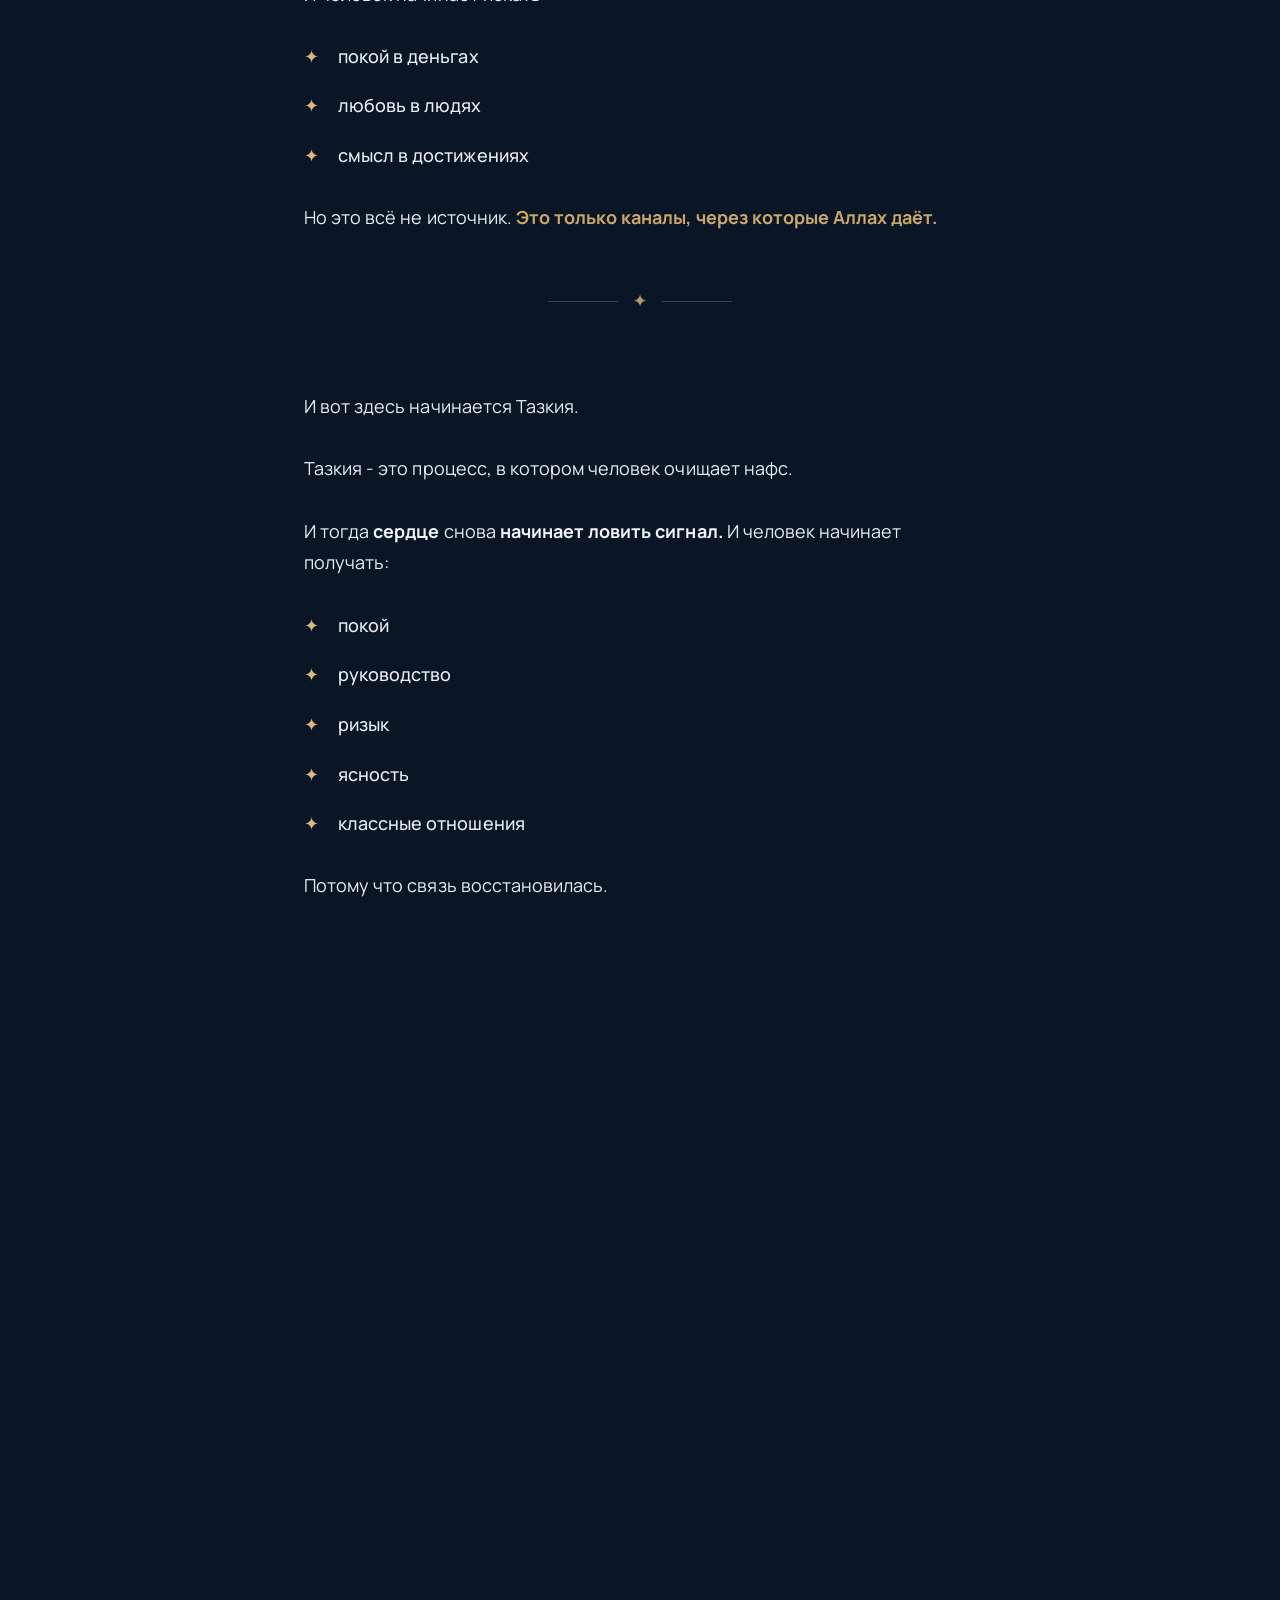
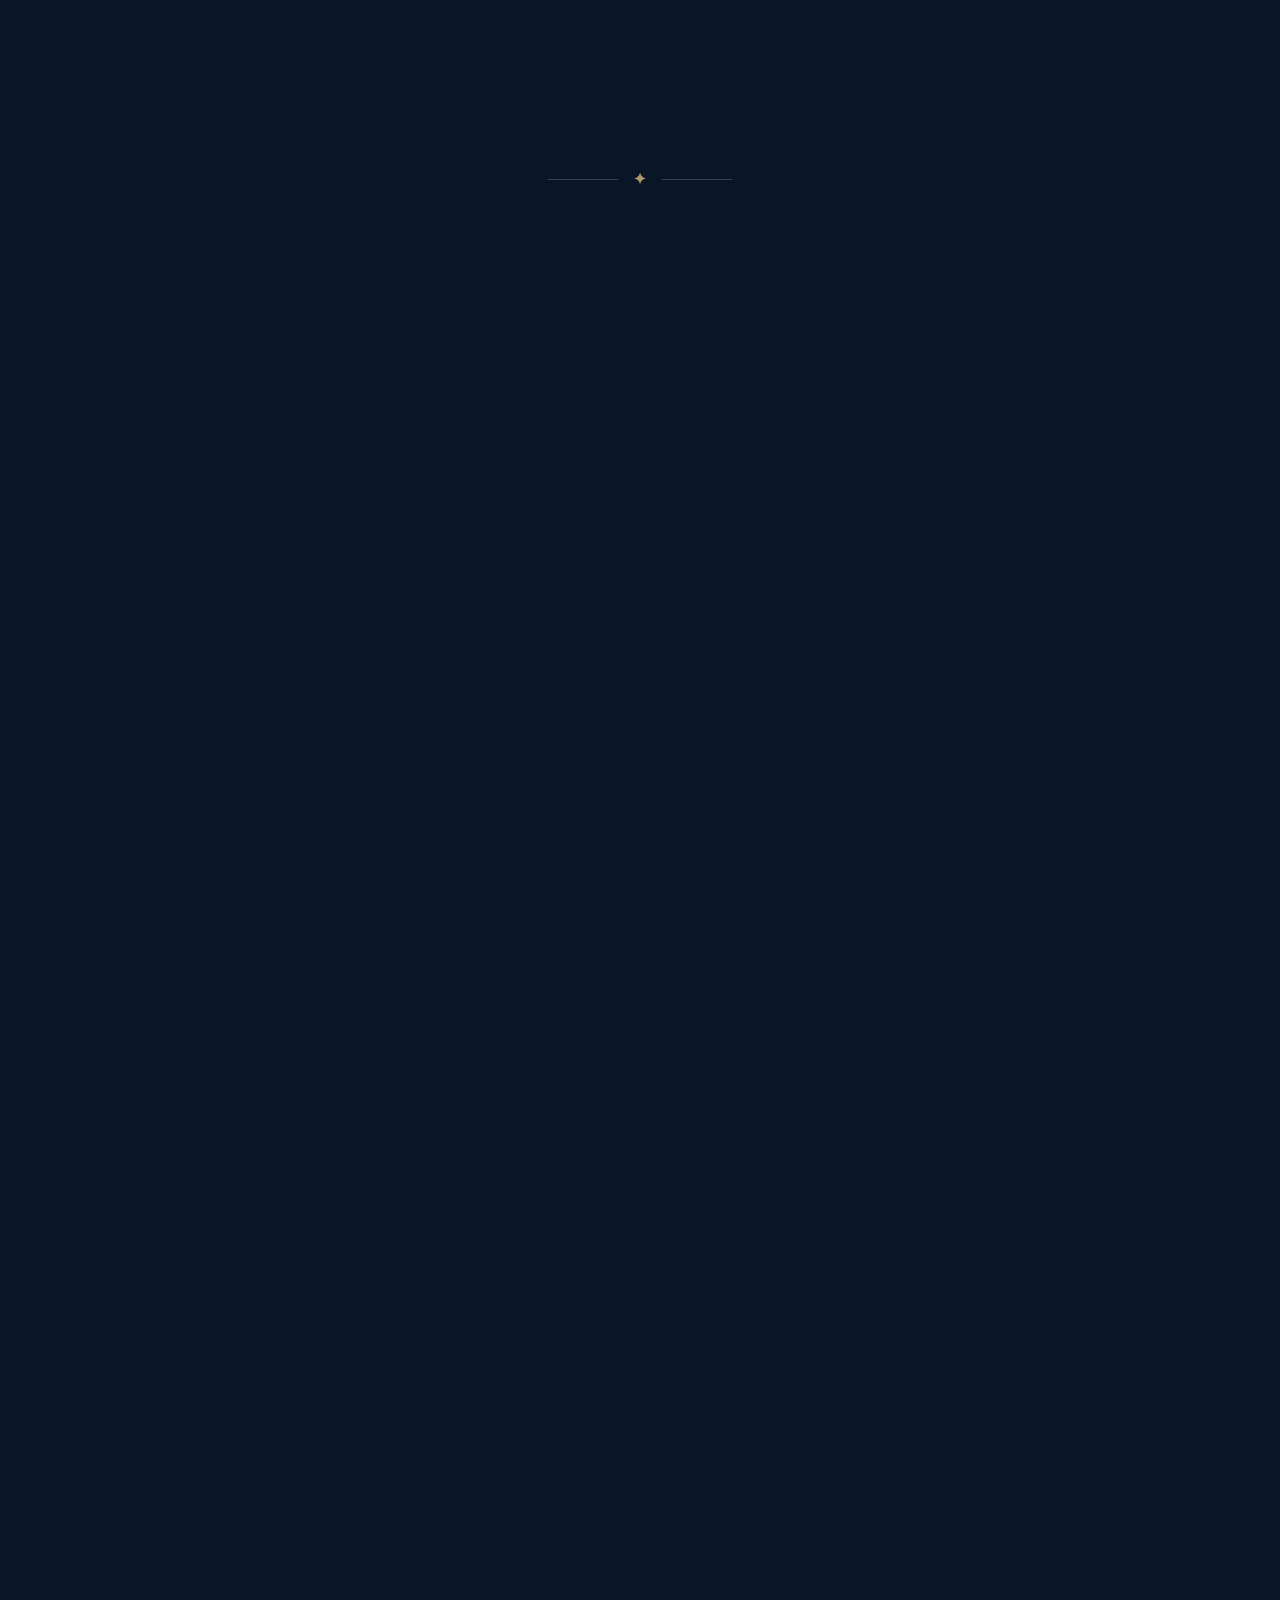
<file: part-2.html>
<!DOCTYPE html>
<html lang="ru">
<head>
<meta charset="UTF-8">
<meta name="viewport" content="width=device-width, initial-scale=1.0">
<title>Часть 2 - Я сама купилась на это · Работа с Нафсом</title>
<meta name="description" content="Личная история: путь от Культуры Достигаторства к Тазкии - очищению Нафса. Часть 2.">
<link rel="preconnect" href="https://fonts.googleapis.com">
<link rel="preconnect" href="https://fonts.gstatic.com" crossorigin>
<link href="https://fonts.googleapis.com/css2?family=Manrope:wght@400;500;600;700;800&family=Montserrat:wght@600;700;800;900&family=Caveat:wght@600;700&family=Amiri:wght@400;700&display=swap" rel="stylesheet">
<link rel="stylesheet" href="styles.css">
</head>
<body>
<div class="progress"></div>

<header class="hero">
  <div class="wrap">
    <span class="eyebrow reveal">Часть 2 · Почему это работает</span>
    <h1 class="reveal">Я сама купилась на это</h1>
  </div>
</header>

<main class="wrap">

  <section class="block reveal">
    <p>Мне сейчас 30 лет. И с 18 лет я жила в Культуре Достигаторства - почти всю свою осознанную
    жизнь.</p>
    <p>Я работала с 18 лет, не наслаждаясь студенческой жизнью.</p>
    <p>Без близких подруг. Без отдыха.</p>
    <p>Только вперёд - терпи сейчас, получишь потом, достигни и будет счастье.</p>

    <p><strong>В 22 года, по воле Аллаха, я достигла абсолютно ВСЕГО, о чём МЕЧТАЛА с детства.</strong></p>
    <ul class="ticks">
      <li>Переезд в Калифорнию</li>
      <li>Работа в ТОП-3 Американской компании</li>
    </ul>
  </section>

  <figure class="img reveal">
    <img src="images/p2-california.jpg" alt="Достижения: переезд в Калифорнию, работа в топ-компании" loading="lazy">
  </figure>
  <figure class="img reveal">
    <img src="images/p2-badge.jpg" alt="Бейдж из офиса в небоскрёбе Лос-Анджелеса" loading="lazy">
    <figcaption>мой бейджик с офиса в небоскрёбе Лос-Анджелеса</figcaption>
  </figure>

  <section class="block reveal">
    <ul class="ticks">
      <li>Миллион долларов на маркетплейсе Etsy</li>
      <li>Вышла замуж</li>
      <li>Стала мамой</li>
    </ul>
    <p>Дорогие путешествия и Инвестиции в Недвижимость.</p>
  </section>

  <figure class="img reveal">
    <img src="images/p2-collage1.jpg" alt="Заработок на Etsy, свадьба, путешествия" loading="lazy">
    <figcaption>скрин заработка на Etsy, свадьба, путешествия</figcaption>
  </figure>
  <figure class="img reveal">
    <img src="images/p2-collage2.jpg" alt="Коллаж достижений" loading="lazy">
  </figure>

  <section class="block reveal">
    <p class="lead"><strong>Казалось бы - живи и радуйся.</strong></p>
    <h2>Но дыра в душе стала ещё больше</h2>
    <h2>На лице улыбка - внутри ПУСТО и бессмысленно</h2>
    <p>В Америке мне диагностировали депрессию. И, видимо, на фоне ужасного психоэмоционального
    состояния моё тело тоже отреагировало, и я начала болеть.</p>
    <p>Меня отправили в скорую помощь - в Америке это называется ER - и там, взяв анализы крови
    и мочи, мне сообщили: «у Вас, возможно, рак».</p>
    <p><strong>Изначально надеявшись, что все эти достижения сделают меня счастливой и дадут
    покой в душе - я разочаровалась.</strong></p>

    <div class="callout hot reveal">
      <span class="lbl">Главный вывод</span>
      <p>На своём опыте убедилась, что материальный мир не способен удовлетворить потребности
      души, созданной для вечности.</p>
    </div>

    <span class="hand reveal">и я начала искать Бога</span>

    <p>Диагноз «рак» (как оказалось потом - ложный) подтолкнул меня ещё больше на
    <strong>поиски смысла жизни.</strong></p>
    <p>Я вернулась в Ислам. И на тот момент нашла многие ответы - это спасло, дало смысл, дало
    понимание, зачем жить.</p>
    <p>Но через пару лет всё стало таким <strong>неискренним.</strong> Просто ритуалами.</p>
    <p>Намаз есть. Хиджаб есть. А огонь - потерялся. Внутри та же пустота. Просто теперь с
    <strong>чувством вины сверху.</strong></p>
    <p>И тогда я задала Аллаху <span class="ar">ﷻ</span> вопрос:</p>
    <p><strong>Как чувствовать Твою Любовь и Покой, который даёшь Ты?</strong> Я начала копать глубже.</p>
    <p>Сначала наткнулась на СНГ-шных «исламских психологов» - которые за 3 недели обучились
    этому мастерству, не сильно углубились, и самое печальное было узнать, что в жизни они не
    применяют то, о чём говорят - то есть знают только в теории. Я потратила годы на наставничества
    и консультации у таких психологов, и в итоге:</p>
    <ul class="checklist">
      <li>советы были не практичными, не применимыми к реальной жизни, где-то даже не соответствующие Корану и Сунне</li>
      <li>так жёстко подходили к Нафсу (ЭГО), что порой было желание уйти из Ислама - потому что после сессий оставалась с чувством «со мной всё не так, я неисправима», оттуда уход в самобичевание и руки опускались</li>
      <li>очень разочаровалась, думала: неужели нет тех, кто в жизни применяет то, о чём говорит, и у них получается?</li>
    </ul>
    <p><strong>Тогда начала искать зарубежных устазов (учителей, наставников).</strong></p>
    <p>Но мне важно было найти Наставника, у которого жизнь соответствует Корану и Сунне, который
    учит, но сначала следует этому сам и убедился на себе, что это работает. И вот одна из моих
    устазов (учителей) - это <strong>доктор Хайфа Юнус</strong>.</p>
  </section>

  <figure class="img reveal">
    <img src="images/p2-collage3.jpg" alt="Обучение у доктора Хайфы Юнус" loading="lazy">
  </figure>
  <figure class="img reveal">
    <img src="images/p2-haifa-thanks.jpg" alt="Благодарность за обучение" loading="lazy">
  </figure>

  <section class="block reveal">
    <p><strong>Очень благодарна за возможность обучаться у неё.</strong></p>
    <p>Она находится в Калифорнии, так же как и я.</p>
  </section>

  <figure class="img reveal">
    <img src="images/p2-haifa.jpg" alt="С доктором Хайфой Юнус" loading="lazy">
  </figure>

  <section class="block reveal">
    <div class="quote reveal">
      <p>Дополнительно обучилась нейрокоучингу - чтобы понимать, почему наш мозг так устроен, что
      мы <strong>знаем как правильно - но всё равно делаем по-старому.</strong> И как это изменить.</p>
    </div>
  </section>

  <figure class="img reveal">
    <img src="images/p2-neuro.jpg" alt="Нейрокоучинг: как устроен мозг" loading="lazy">
  </figure>

  <section class="block reveal">
    <div class="quote reveal">
      <p>А также я прошла обучение в Лондонской Академии, где преподавателем была доктор Рания
      Ауаад, которая в Стэнфорде преподаёт психиатрию.</p>
    </div>
  </section>

  <figure class="img reveal">
    <img src="images/p2-london.jpg" alt="Обучение в Лондонской Академии" loading="lazy">
  </figure>

  <section class="block reveal">
    <p>Тогда я поняла:</p>
    <ul class="checklist">
      <li>они применяют то, о чём говорят, в своей жизни на практике - и
      <strong>это работает, они смогли - значит и Я смогу!</strong></li>
    </ul>
  </section>

  <section class="block reveal">
    <h2>Наконец-то я нашла ответ</h2>
    <p>Глубоко познакомилась с понятием Нафс (ЭГО) и очищением Нафса - <strong>Тазкией.</strong></p>
    <p>Тазкия аль-Нафс <span class="ar">تزكية النفس</span> - означает очищение ЭГО.</p>
    <p>Это центральное понятие в Исламе, которому уделяется особое внимание в Коране и Сунне.
    Но в странах СНГ на русскоязычном рынке Тазкия изучена очень поверхностно и о ней сжато говорят.</p>

    <div class="callout hot reveal">
      <p>Цель Тазкии - очистить Нафс и полюбить Аллаха. А любовь к Аллаху - это гарантия счастья
      в обоих мирах. Гармоничные отношения, реализация потенциала, деньги - как неизбежное следствие.</p>
    </div>

    <div class="callout reveal">
      <p>Без Тазкии человек не сможет добиться ни внутреннего покоя, ни реализации своего истинного
      потенциала, ни хороших отношений с мужем, ни жить в достатке.</p>
    </div>

    <p>ПОЧЕМУ?</p>
    <p><strong>В Коране есть аят:</strong></p>
    <div class="quote reveal">
      <span class="ar">قَدْ أَفْلَحَ مَن زَكَّاهَا ۝ وَقَدْ خَابَ مَن دَسَّاهَا</span>
      <p>«Преуспел тот, кто очистил её (душу), и потерпел убыток тот, кто её загрязнил»</p>
      <span class="src">Сура Аш-Шамс, 91:9–10</span>
    </div>
    <p>Это аят о Тазкии - очищении души. Но слово «преуспел» <span class="ar">أفلح</span>
    в арабском очень сильное. Оно означает не просто духовный успех.</p>
    <p>Это слово включает:</p>
    <ul class="checklist">
      <li>успех</li>
      <li>процветание</li>
      <li>благополучие</li>
      <li>реализацию</li>
      <li>благодать в жизни</li>
    </ul>
    <p>То есть Аллах буквально говорит: <strong>успех в жизни связан с очищением души.</strong></p>

    <p>Аллах - <span class="mark">свет и источник всего</span>:</p>
    <ul class="checklist">
      <li><strong class="ar" style="font-family:var(--arabic)">Ар-Раззак</strong> - источник обеспечения</li>
      <li><strong class="ar" style="font-family:var(--arabic)">Ас-Салам</strong> - источник покоя</li>
      <li><strong class="ar" style="font-family:var(--arabic)">Аль-Вадуд</strong> - источник любви</li>
      <li><strong class="ar" style="font-family:var(--arabic)">Аль-Фаттах</strong> - открывающий двери и возможности</li>
    </ul>
    <p><strong>Но между человеком и этим Источником есть слои, которые нужно очищать, чтобы через
    них проходил Свет.</strong></p>
  </section>

  <figure class="img reveal">
    <img src="images/p2-light-layers.jpg" alt="Слои между человеком и Светом Аллаха" loading="lazy">
  </figure>

  <section class="block reveal">
    <ul class="checklist">
      <li><strong>Мозг, подчинённый Эго</strong> - постоянные мысли, тревоги, сравнение, страхи.</li>
      <li><strong>Эго (нафс)</strong> - страсти, гордыня, привязанности, контроль.</li>
      <li><strong>Сердце - приёмник</strong> (место, где борются Рух и Нафс).</li>
      <li><strong>Рух</strong> - та часть нас, которая уже знает Аллаха и стремится к Нему.</li>
    </ul>
    <p>А над всем этим - <strong>Аллах</strong>, источник сигнала.</p>
    <p><strong>Теперь представь человека как телефон.</strong></p>
  </section>

  <figure class="img reveal">
    <img src="images/p2-phone.jpg" alt="Метафора телефона: Аллах посылает сигнал" loading="lazy">
  </figure>

  <section class="block reveal">
    <p><strong>Аллах всегда посылает сигнал.</strong></p>
    <p>Но если настройки сбиты, приёмник загрязнён, всё покрыто шумом -</p>
    <p><strong>то телефон не ловит сеть.</strong></p>
    <p>И человек начинает искать:</p>
    <ul class="checklist">
      <li>покой в деньгах</li>
      <li>любовь в людях</li>
      <li>смысл в достижениях</li>
    </ul>
    <p>Но это всё не источник. <span class="gold">Это только каналы, через которые Аллах даёт.</span></p>
  </section>

  <div class="sep"><span class="di">✦</span></div>

  <section class="block reveal">
    <p>И вот здесь начинается Тазкия.</p>
    <p>Тазкия - это процесс, в котором человек очищает нафс.</p>
    <p>И тогда <strong>сердце</strong> снова <strong>начинает ловить сигнал.</strong> И человек
    начинает получать:</p>
    <ul class="checklist">
      <li>покой</li>
      <li>руководство</li>
      <li>ризык</li>
      <li>ясность</li>
      <li>классные отношения</li>
    </ul>
    <p>Потому что связь восстановилась.</p>
  </section>

  <figure class="img reveal">
    <img src="images/p2-reconnect.jpg" alt="Восстановление связи с Источником" loading="lazy">
  </figure>

  <section class="block reveal">
    <div class="callout hot reveal">
      <span class="lbl">Вывод</span>
      <p>ТАЗКИЯ - это процесс очищения ЭГО. Зачем его очищать? Чтобы сердце (приёмник) смогло
      получить то, что ему нужно, от Источника - Аллаха.</p>
    </div>
    <p class="muted">P.S. Избавиться от эго или «убить» Эго невозможно - его можно только очищать.</p>
  </section>

  <div class="sep"><span class="di">✦</span></div>

  <section class="block reveal">
    <div class="quote reveal">
      <p>Чтобы помочь людям максимально эффективно - в своём подходе я объединяю нейрокоучинг
      и работу с Нафсом через Тазкию.</p>
    </div>
    <p><strong>За ГОД использования этого метода мы с мужем открыли 3 Халяль-Ресторана в США
    и накормили более 1 000 000 мусульман и немусульман халяльной и органик-едой, вышли на новый
    уровень принятия <span class="mark">себя и друг друга,</span> научились достигать через баракат,
    а не через культуру достигаторства.</strong></p>
    <p><strong>И конечно же - я занимаюсь любимым делом: помогаю людям приближаться к Аллаху.</strong></p>
    <p><strong>А деньги как следствие - всегда есть, но они не являются самоцелью.</strong></p>
  </section>

  <figure class="img reveal">
    <img src="images/p2-restaurant1.jpg" alt="Халяль-ресторан" loading="lazy">
  </figure>
  <figure class="img reveal">
    <img src="images/p2-restaurant2.jpg" alt="Халяль-ресторан" loading="lazy">
  </figure>
  <figure class="img reveal">
    <img src="images/p2-restaurant3.jpg" alt="Любимое дело" loading="lazy">
  </figure>

  <section class="block reveal">
    <div class="callout hot reveal">
      <p><strong>ИТАК, ПЕРЕХОДИМ К ПРИНЦИПАМ ТАЗКИИ И МЕТОДА.</strong><br>
      <strong>ЧТО БОГАТЕЙШИЙ СПОДВИЖНИК <span class="ar">رضي الله عنه</span> ПРОРОКА
      <span class="ar">ﷺ</span> ЗНАЛ, ЧЕГО ТЫ НЕ ЗНАЕШЬ?</strong></p>
    </div>
  </section>

  <div class="next reveal">
    <div class="pre">3 важных принципа, меняющие жизнь</div>
    <a class="btn" href="part-3.html">Читать Часть 3 <span class="arr">→</span></a>
  </div>

</main>

<script src="script.js"></script>
</body>
</html>
</file>
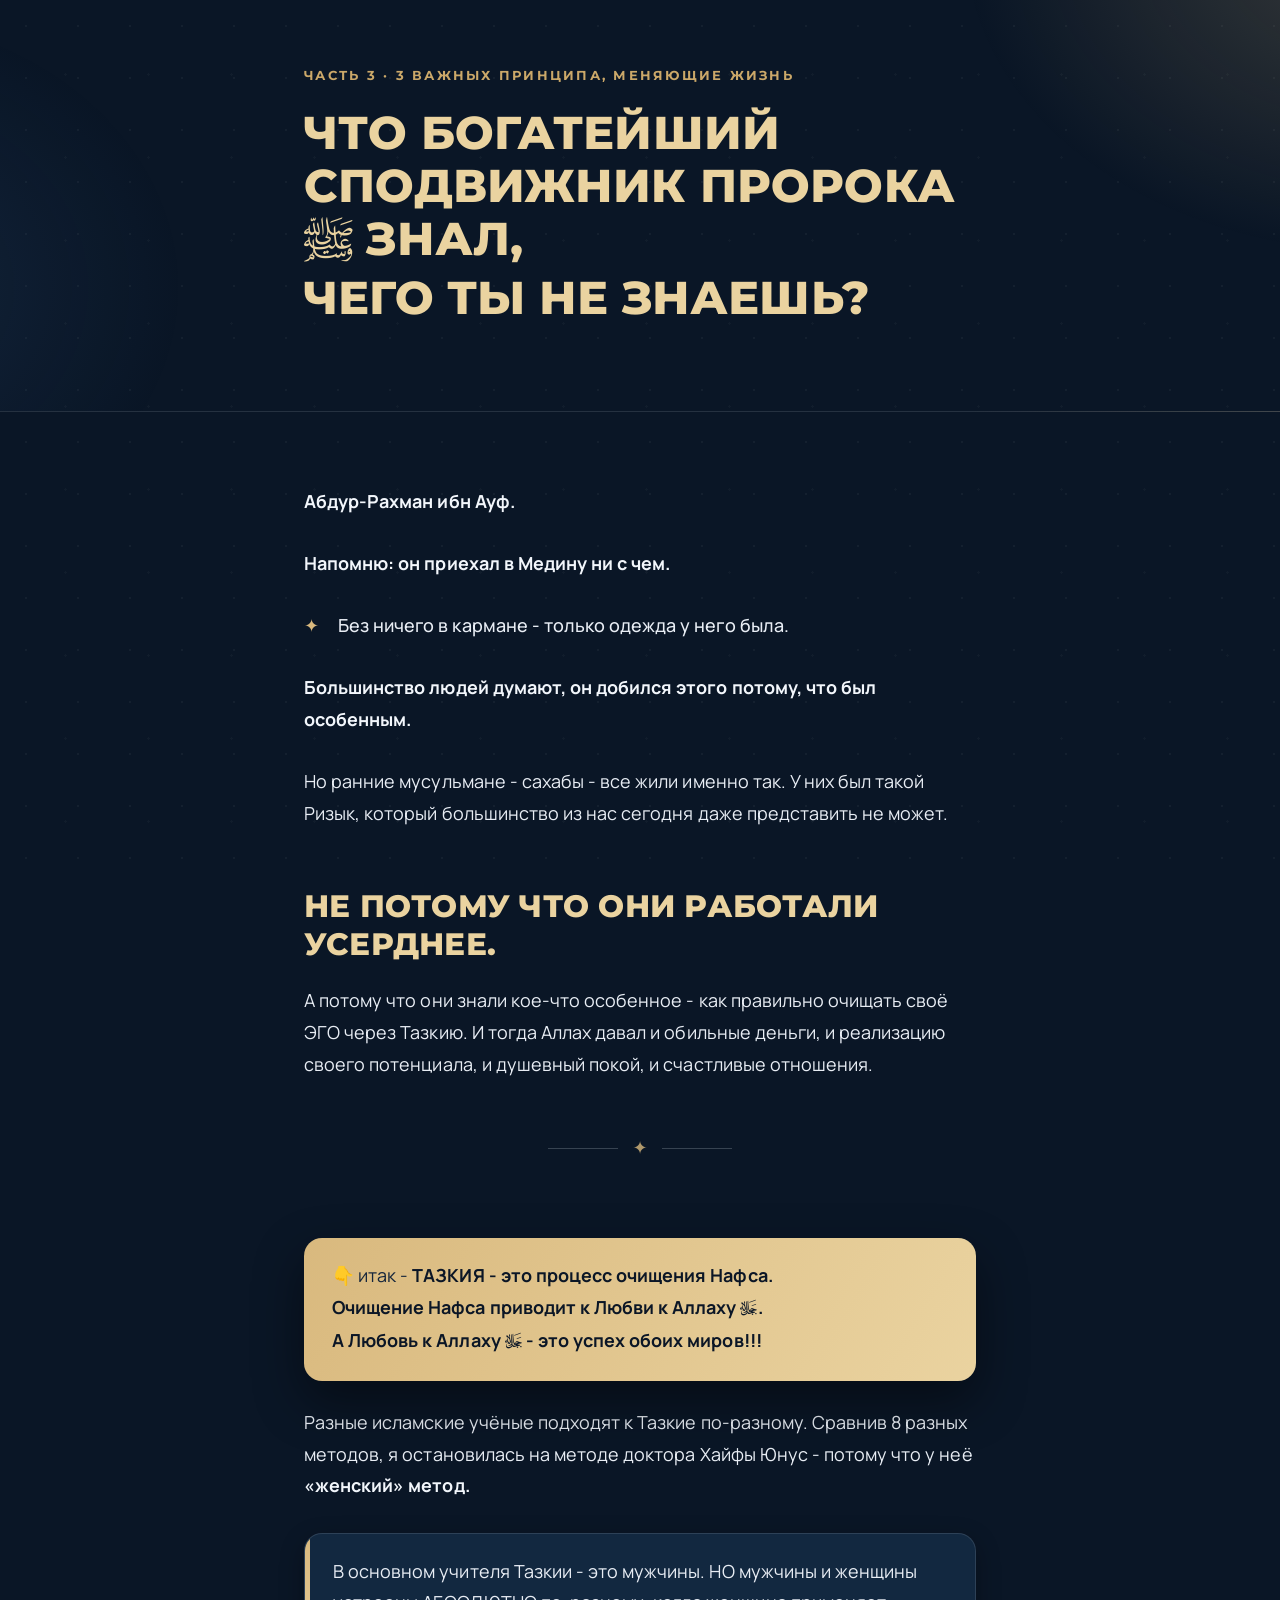
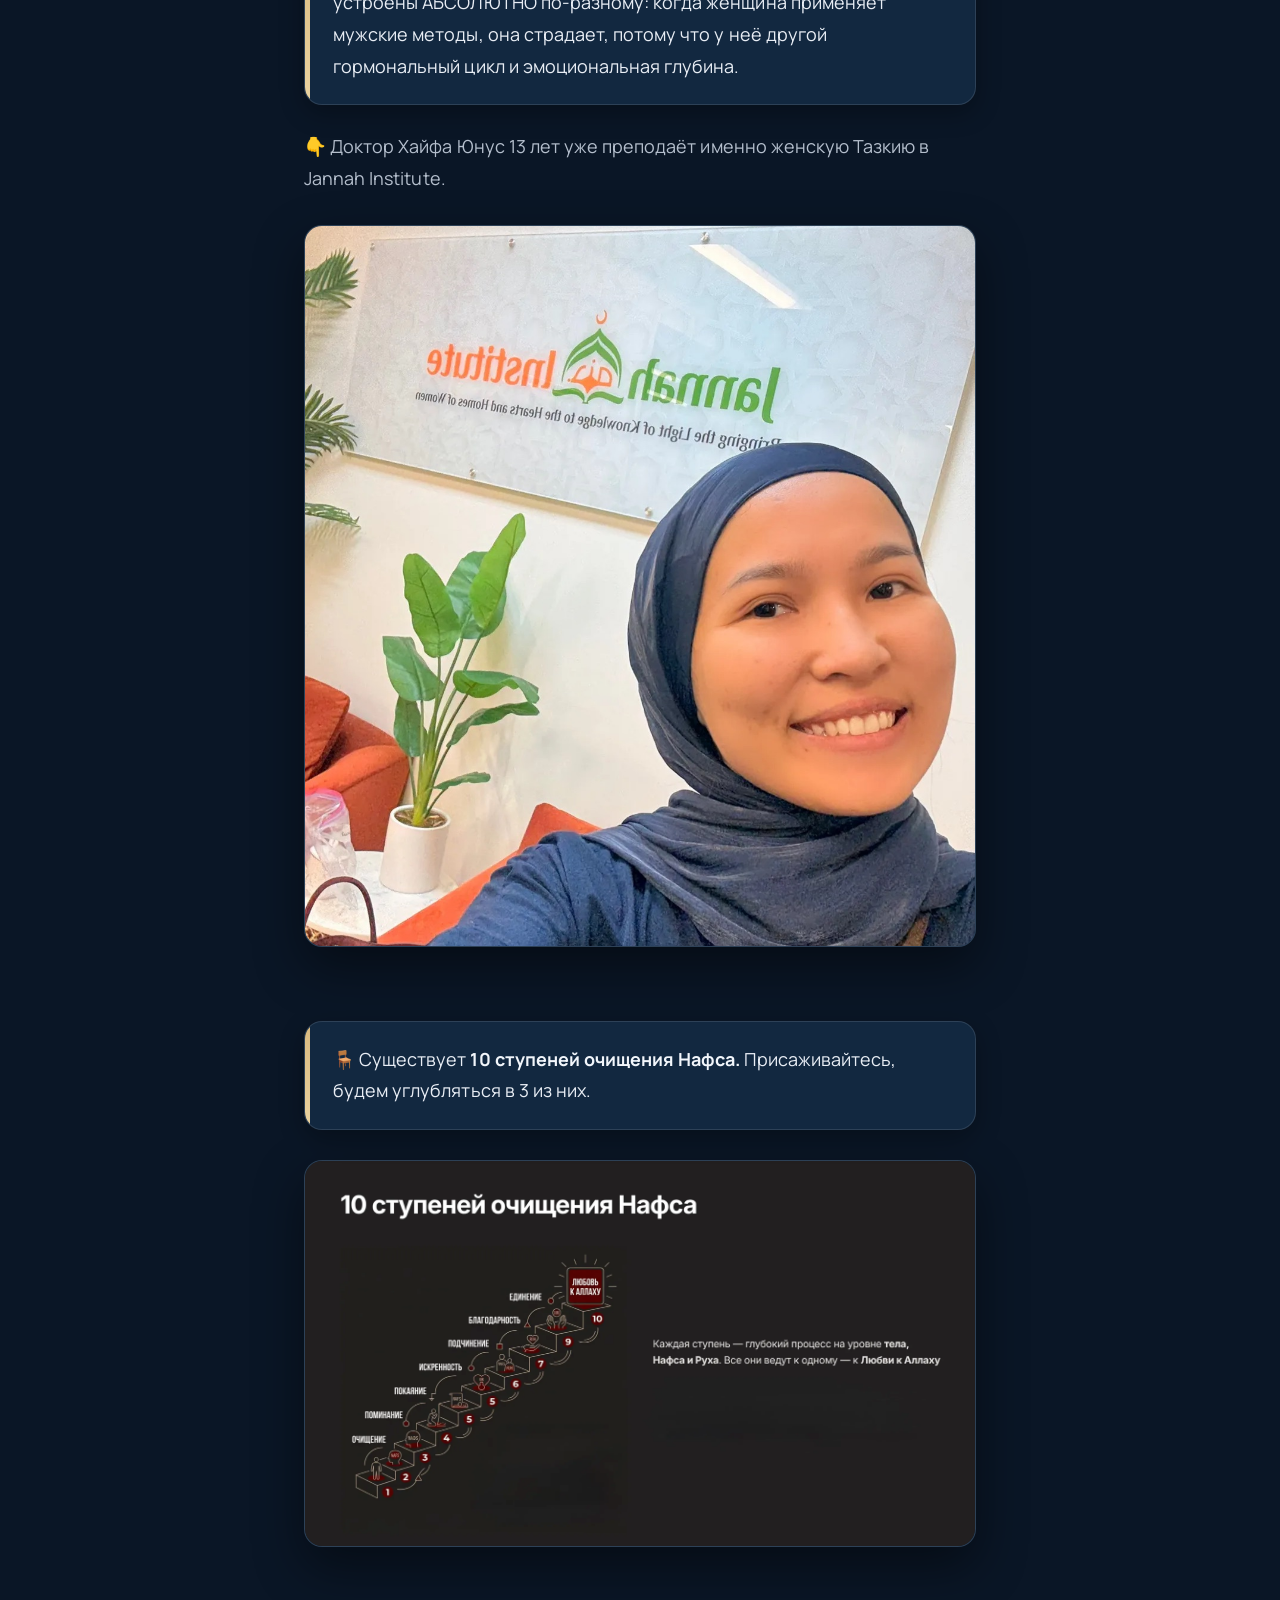
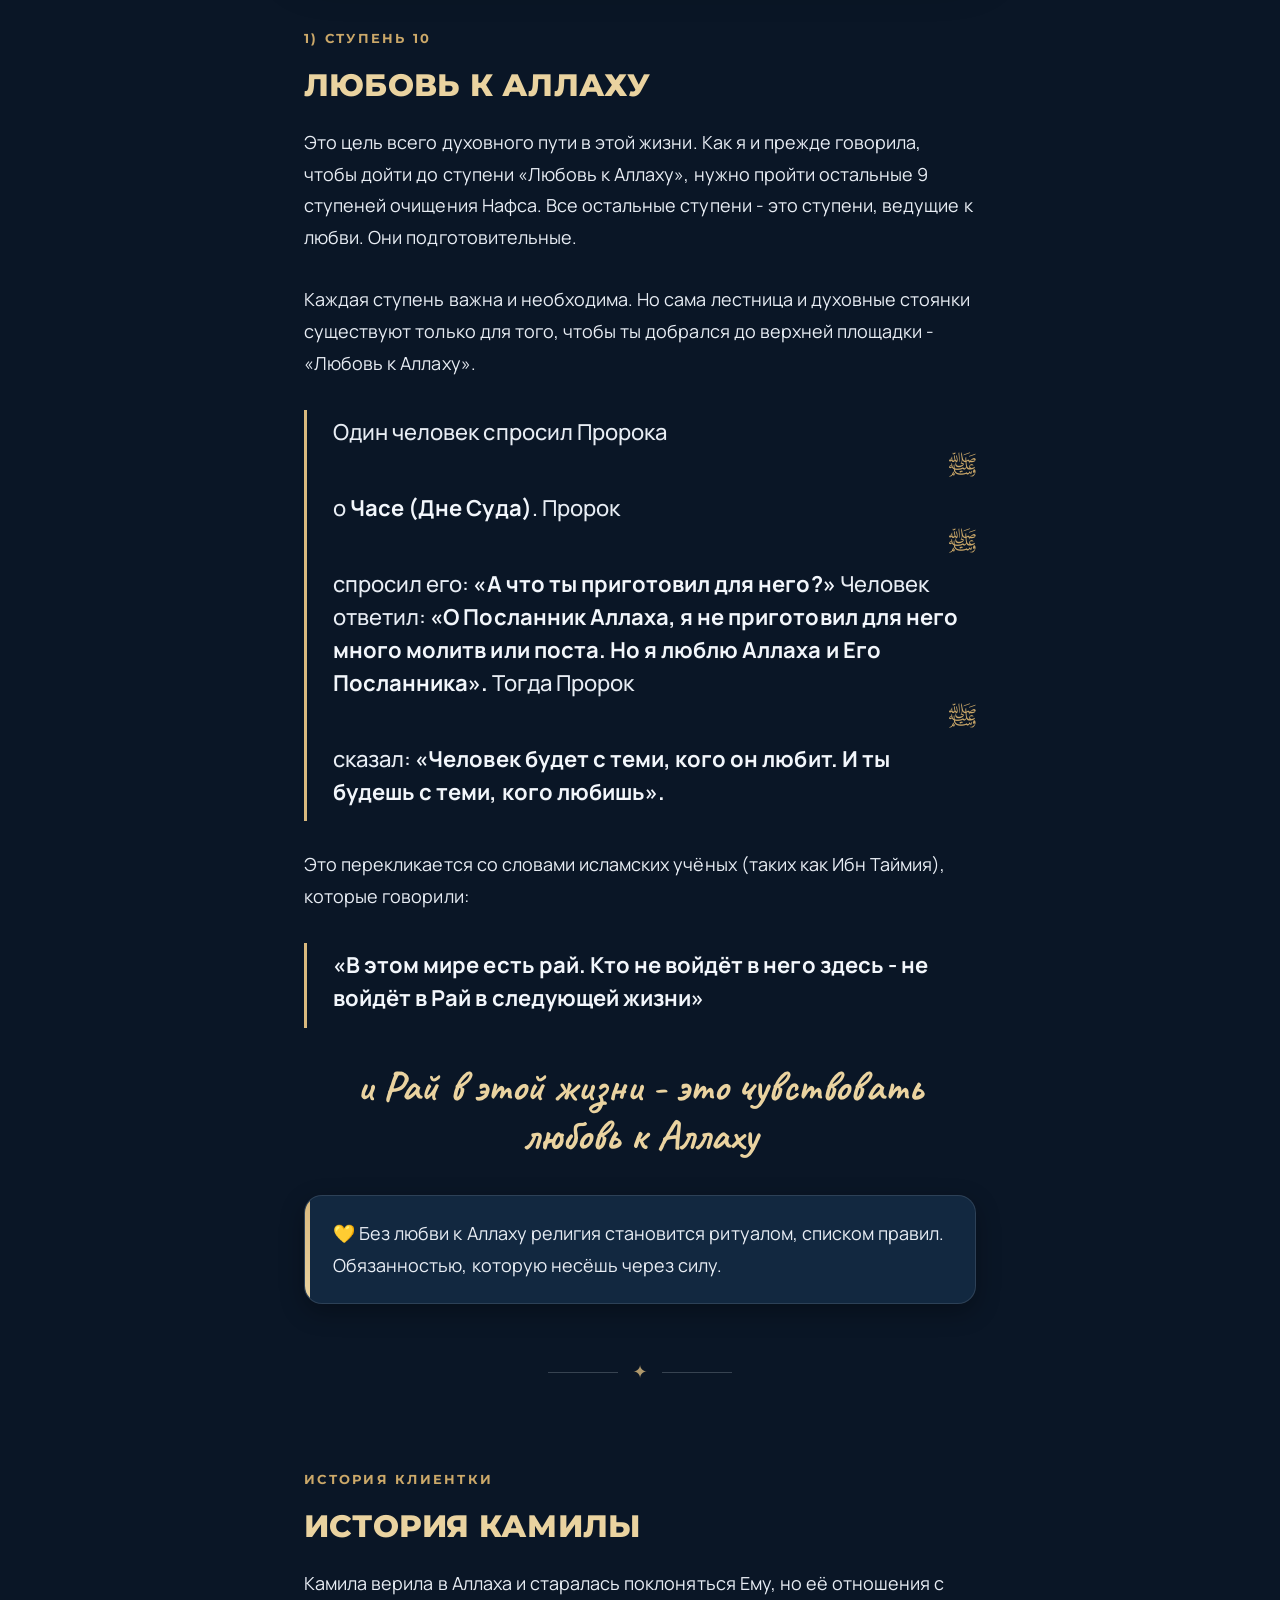
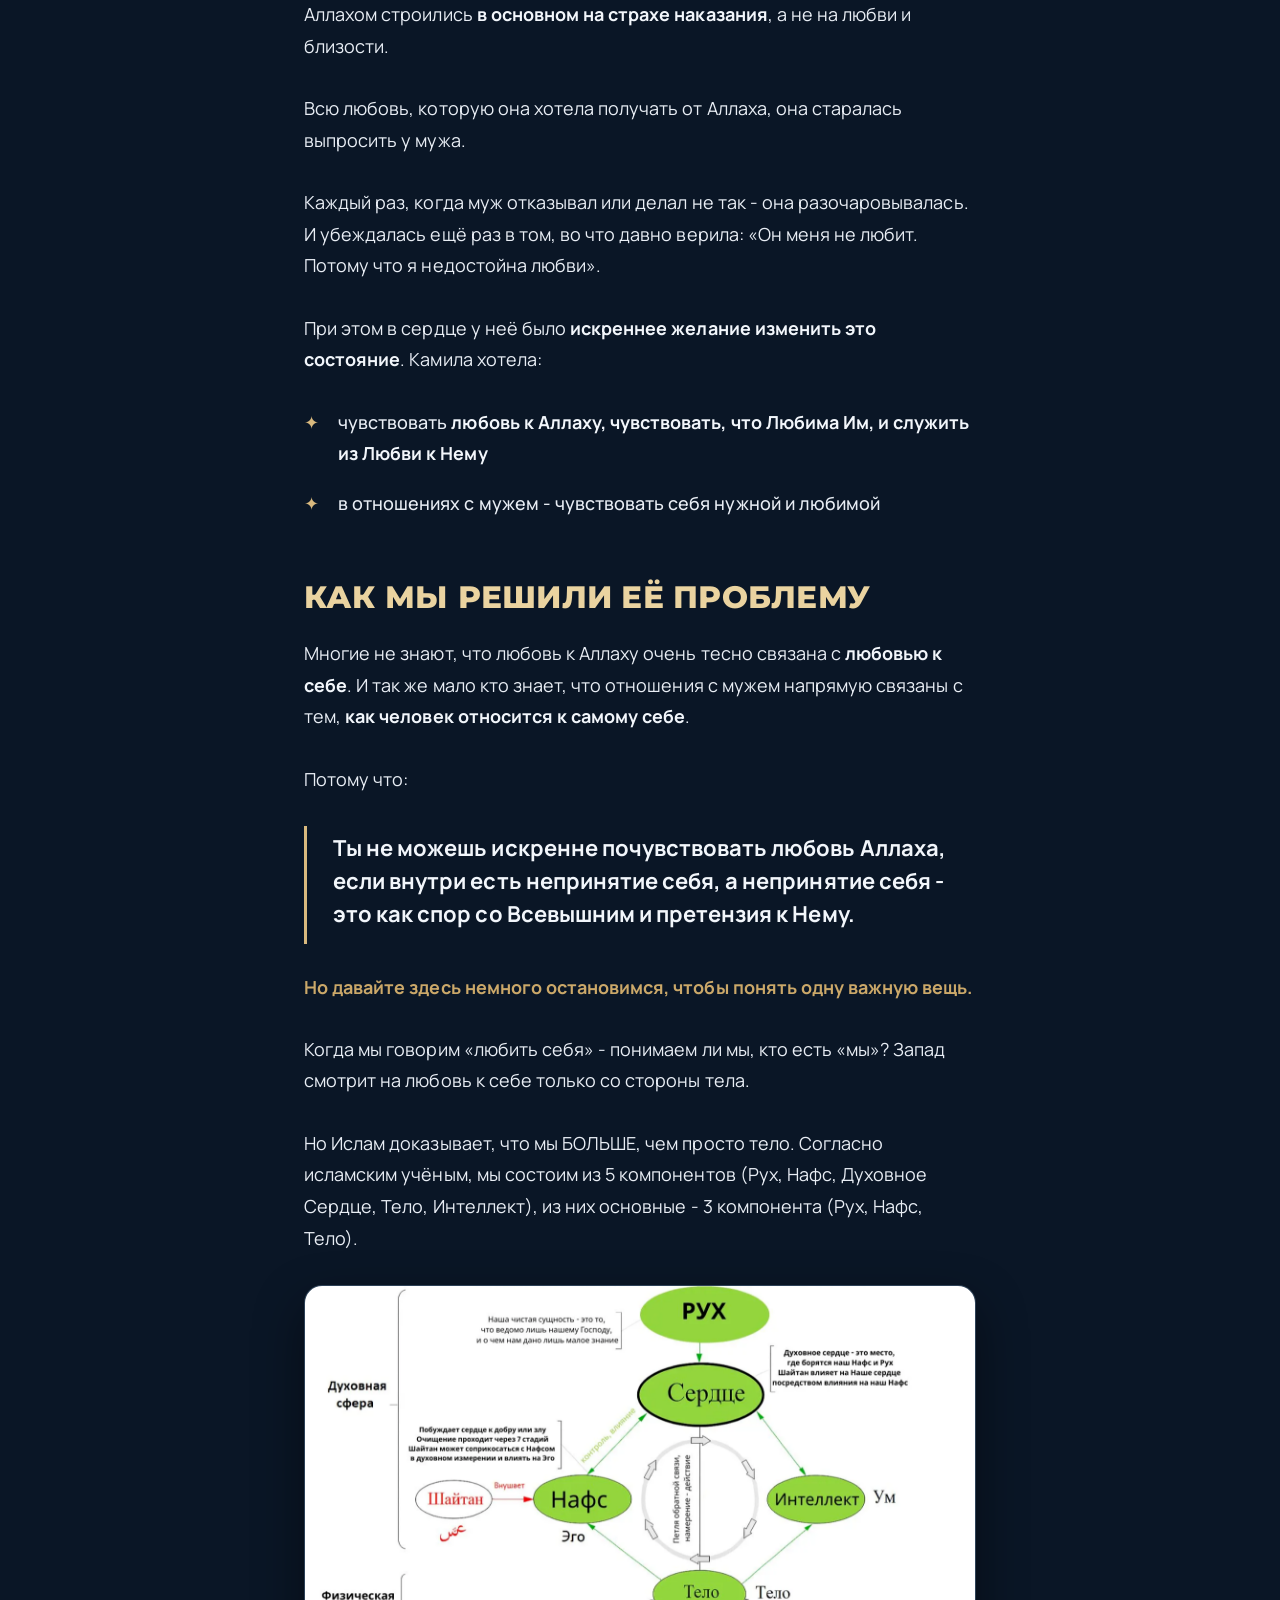
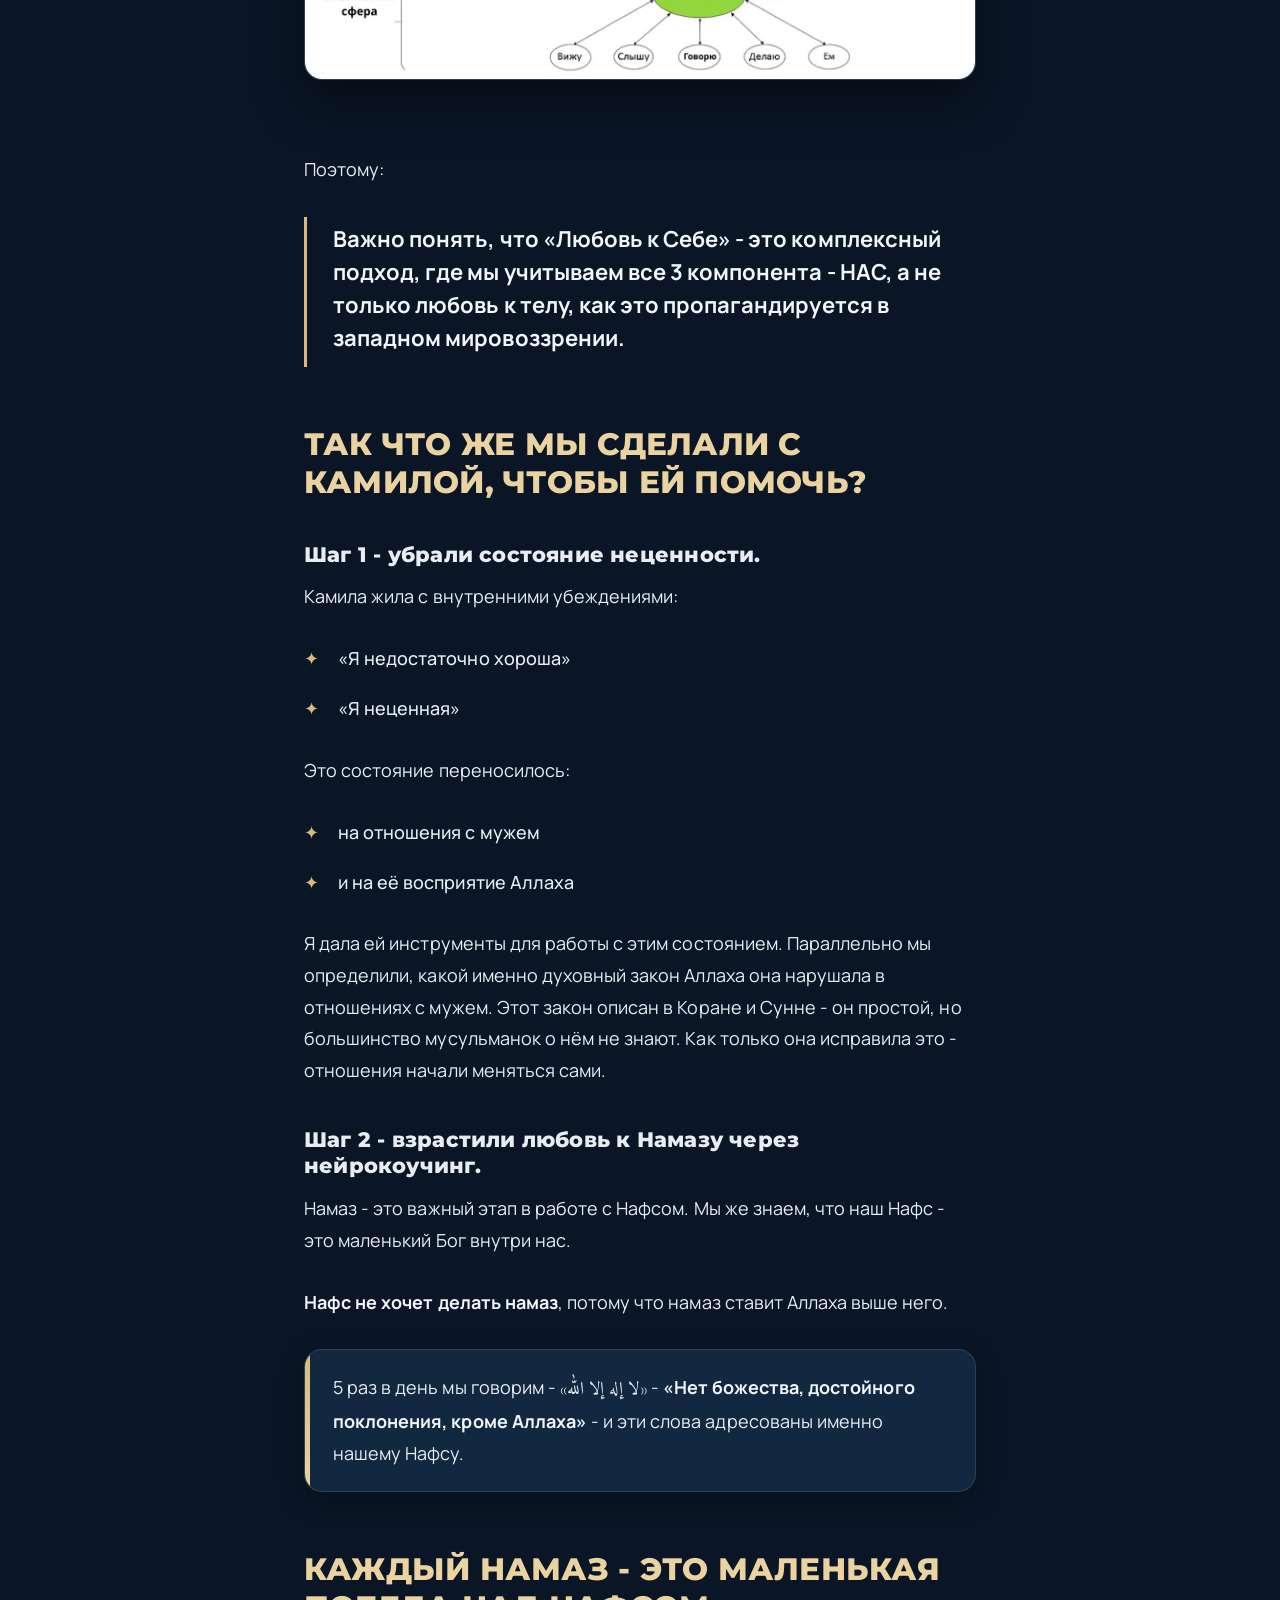
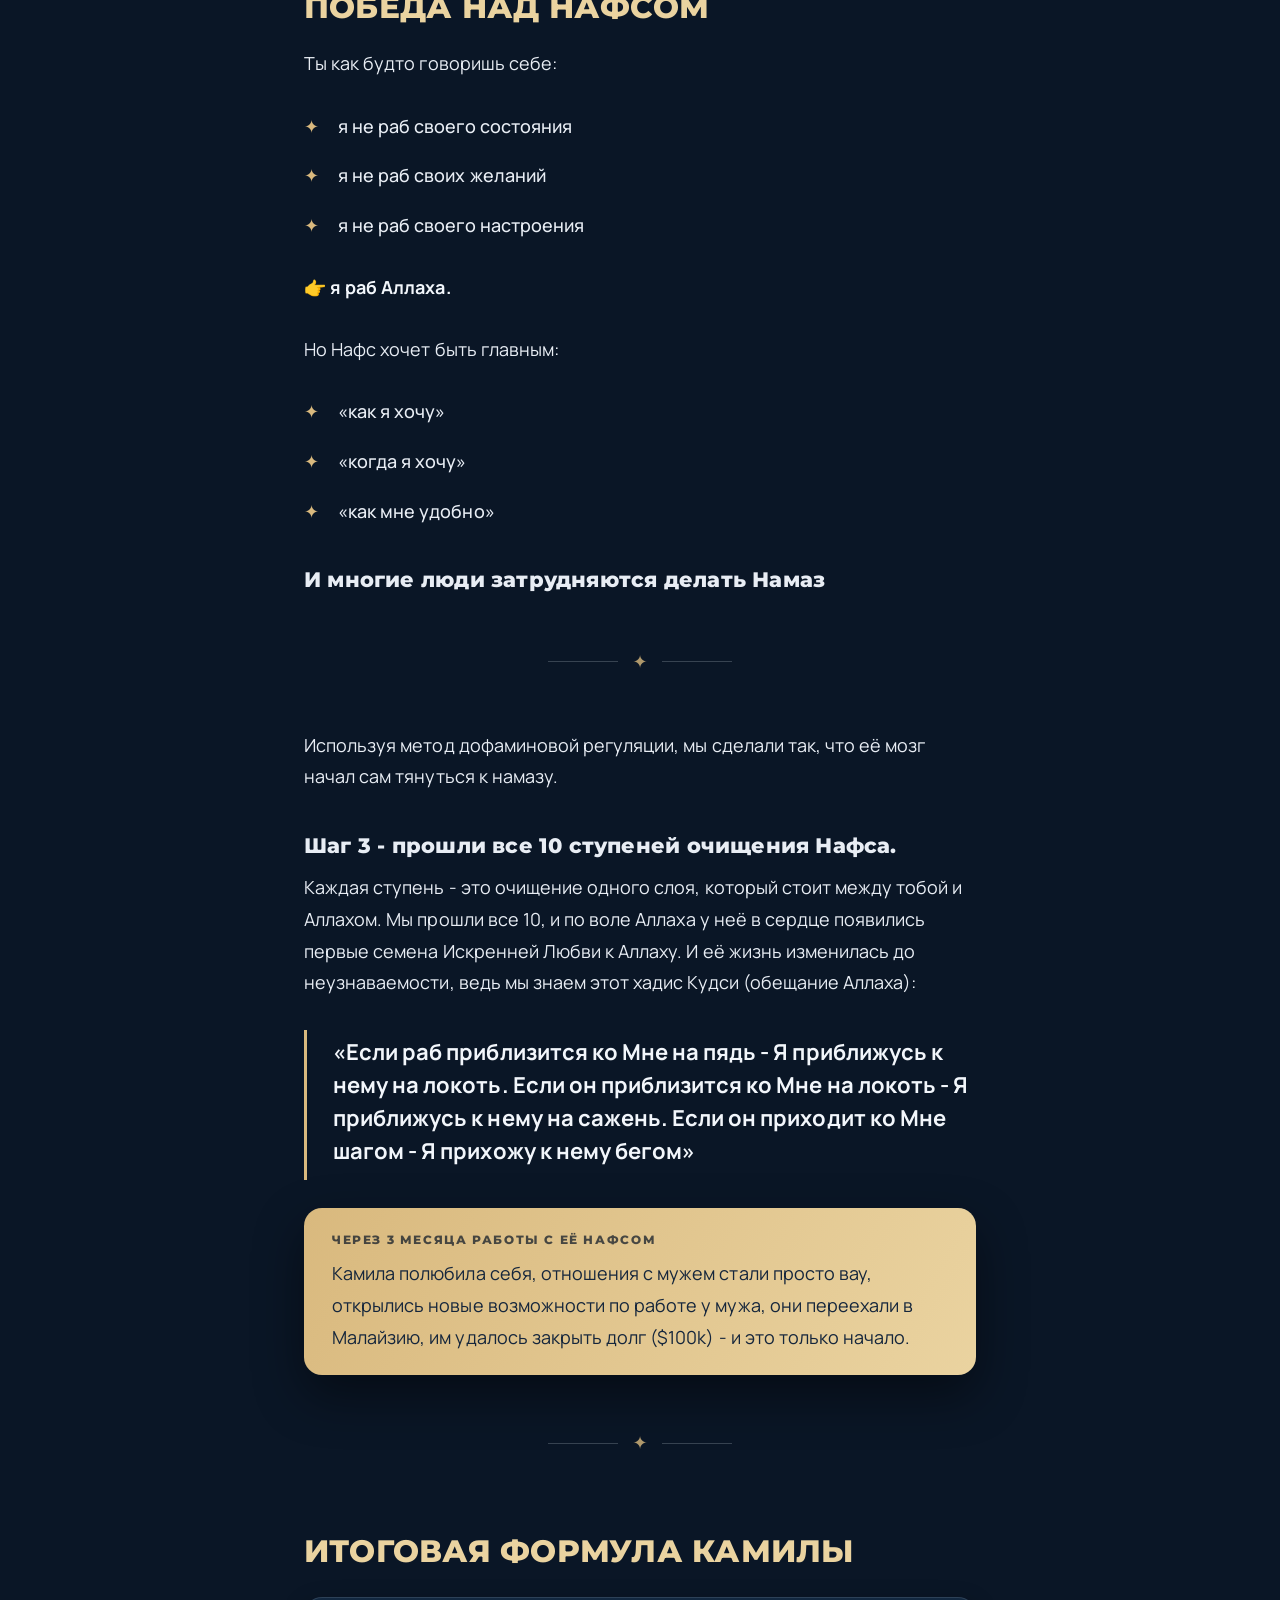
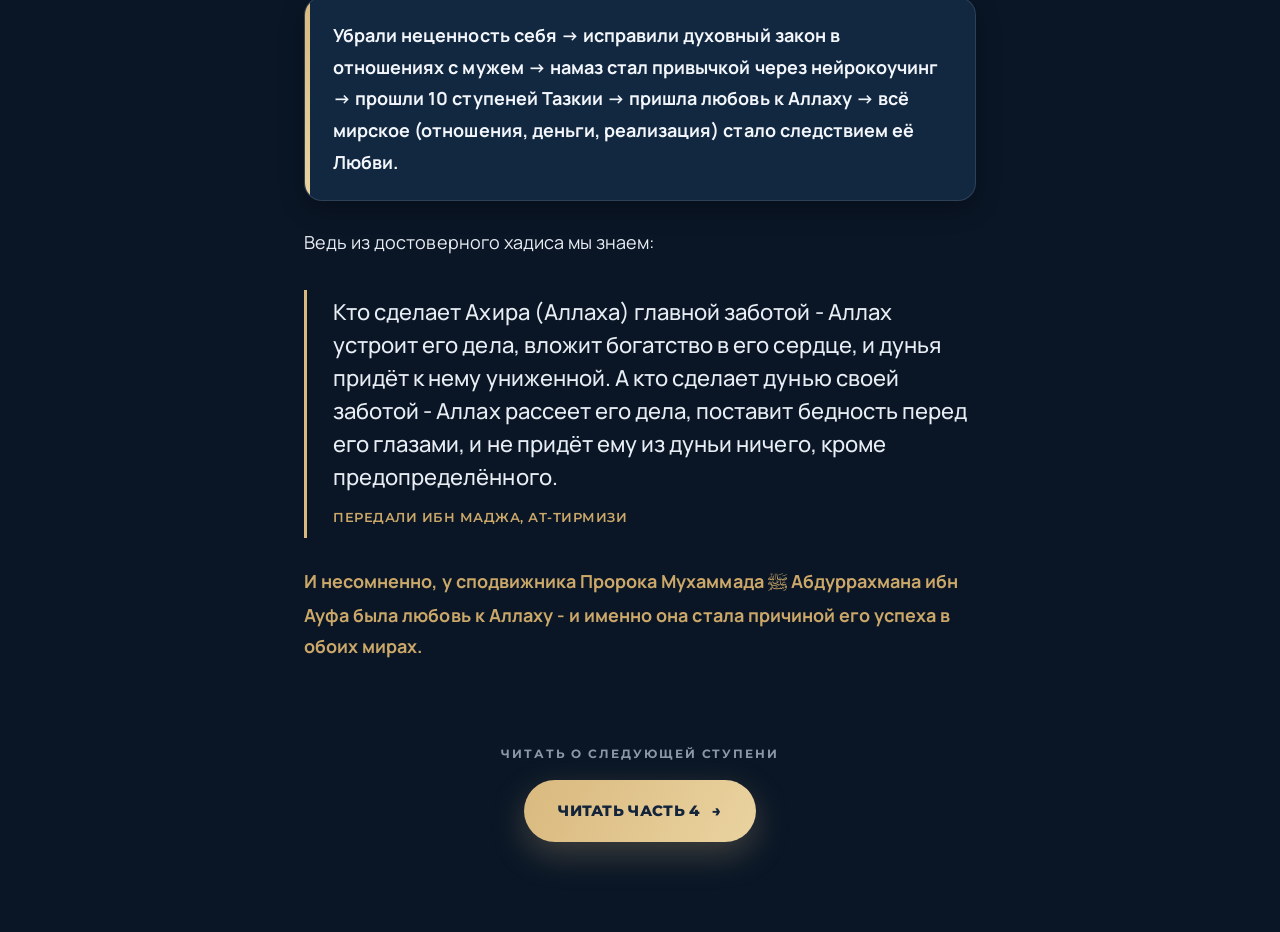
<file: part-3.html>
<!DOCTYPE html>
<html lang="ru">
<head>
<meta charset="UTF-8">
<meta name="viewport" content="width=device-width, initial-scale=1.0">
<title>Часть 3 - 3 важных принципа · Работа с Нафсом</title>
<meta name="description" content="Тазкия и 10 ступеней очищения Нафса. Ступень 10 - Любовь к Аллаху и история Камилы. Часть 3.">
<link rel="preconnect" href="https://fonts.googleapis.com">
<link rel="preconnect" href="https://fonts.gstatic.com" crossorigin>
<link href="https://fonts.googleapis.com/css2?family=Manrope:wght@400;500;600;700;800&family=Montserrat:wght@600;700;800;900&family=Caveat:wght@600;700&family=Amiri:wght@400;700&display=swap" rel="stylesheet">
<link rel="stylesheet" href="styles.css">
</head>
<body>
<div class="progress"></div>

<header class="hero">
  <div class="wrap">
    <span class="eyebrow reveal">Часть 3 · 3 важных принципа, меняющие жизнь</span>
    <h1 class="reveal">Что богатейший сподвижник Пророка <span class="ar">ﷺ</span> знал, чего&nbsp;ты&nbsp;не&nbsp;знаешь?</h1>
  </div>
</header>

<main class="wrap">

  <section class="block reveal">
    <p><strong>Абдур-Рахман ибн Ауф.</strong></p>
    <p><strong>Напомню: он приехал в Медину ни с чем.</strong></p>
    <ul class="checklist">
      <li>Без ничего в кармане - только одежда у него была.</li>
    </ul>
    <p><strong>Большинство людей думают, он добился этого потому, что был особенным.</strong></p>
    <p>Но ранние мусульмане - сахабы - все жили именно так. У них был такой Ризык, который
    большинство из нас сегодня даже представить не может.</p>

    <h2>Не потому что они работали усерднее.</h2>
    <p>А потому что они знали кое-что особенное - как правильно очищать своё ЭГО через Тазкию.
    И тогда Аллах давал и обильные деньги, и реализацию своего потенциала, и душевный покой,
    и счастливые отношения.</p>
  </section>

  <div class="sep"><span class="di">✦</span></div>

  <section class="block reveal">
    <div class="callout hot reveal">
      <p>👇 итак - <strong>ТАЗКИЯ - это процесс очищения Нафса.</strong><br>
      <strong>Очищение Нафса приводит к Любви к Аллаху <span class="ar">ﷻ</span>.</strong><br>
      <strong>А Любовь к Аллаху <span class="ar">ﷻ</span> - это успех обоих миров!!!</strong></p>
    </div>

    <p>Разные исламские учёные подходят к Тазкие по-разному. Сравнив 8 разных методов, я
    остановилась на методе доктора Хайфы Юнус - потому что у неё <strong>«женский» метод.</strong></p>

    <div class="callout reveal">
      <p>В основном учителя Тазкии - это мужчины. НО мужчины и женщины устроены АБСОЛЮТНО
      по-разному: когда женщина применяет мужские методы, она страдает, потому что у неё другой
      гормональный цикл и эмоциональная глубина.</p>
    </div>

    <p class="muted">👇 Доктор Хайфа Юнус 13 лет уже преподаёт именно женскую Тазкию в Jannah Institute.</p>
  </section>

  <figure class="img reveal">
    <img src="images/p3-haifa-portrait.jpg" alt="Доктор Хайфа Юнус" loading="lazy">
  </figure>

  <section class="block reveal">
    <div class="callout reveal">
      <p>🪑 Существует <strong>10 ступеней очищения Нафса.</strong> Присаживайтесь, будем
      углубляться в 3 из них.</p>
    </div>
  </section>

  <figure class="img reveal">
    <img src="images/p3-10steps.png" alt="10 ступеней очищения Нафса" loading="lazy">
  </figure>

  <section class="block reveal">
    <span class="eyebrow">1) Ступень 10</span>
    <h2>Любовь к Аллаху</h2>
    <p>Это цель всего духовного пути в этой жизни. Как я и прежде говорила, чтобы дойти до ступени
    «Любовь к Аллаху», нужно пройти остальные 9 ступеней очищения Нафса. Все остальные ступени -
    это ступени, ведущие к любви. Они подготовительные.</p>
    <p>Каждая ступень важна и необходима. Но сама лестница и духовные стоянки существуют только
    для того, чтобы ты добрался до верхней площадки - «Любовь к Аллаху».</p>

    <div class="quote reveal">
      <p>Один человек спросил Пророка <span class="ar">ﷺ</span> о <strong>Часе (Дне Суда)</strong>.
      Пророк <span class="ar">ﷺ</span> спросил его: <strong>«А что ты приготовил для него?»</strong>
      Человек ответил: <strong>«О Посланник Аллаха, я не приготовил для него много молитв или поста.
      Но я люблю Аллаха и Его Посланника».</strong> Тогда Пророк <span class="ar">ﷺ</span> сказал:
      <strong>«Человек будет с теми, кого он любит. И ты будешь с теми, кого любишь».</strong></p>
    </div>

    <p>Это перекликается со словами исламских учёных (таких как Ибн Таймия), которые говорили:</p>
    <div class="quote reveal">
      <p><strong>«В этом мире есть рай. Кто не войдёт в него здесь - не войдёт в Рай в следующей
      жизни»</strong></p>
    </div>

    <span class="hand reveal">и Рай в этой жизни - это чувствовать любовь к Аллаху</span>

    <div class="callout reveal">
      <p>💛 Без любви к Аллаху религия становится ритуалом, списком правил. Обязанностью, которую
      несёшь через силу.</p>
    </div>
  </section>

  <div class="sep"><span class="di">✦</span></div>

  <section class="block reveal">
    <span class="eyebrow">История клиентки</span>
    <h2>История Камилы</h2>
    <p>Камила верила в Аллаха и старалась поклоняться Ему, но её отношения с Аллахом строились
    <strong>в основном на страхе наказания</strong>, а не на любви и близости.</p>
    <p>Всю любовь, которую она хотела получать от Аллаха, она старалась выпросить у мужа.</p>
    <p>Каждый раз, когда муж отказывал или делал не так - она разочаровывалась. И убеждалась ещё
    раз в том, во что давно верила: «Он меня не любит. Потому что я недостойна любви».</p>
    <p>При этом в сердце у неё было <strong>искреннее желание изменить это состояние</strong>.
    Камила хотела:</p>
    <ul class="checklist">
      <li>чувствовать <strong>любовь к Аллаху, чувствовать, что Любима Им, и служить из Любви к Нему</strong></li>
      <li>в отношениях с мужем - чувствовать себя нужной и любимой</li>
    </ul>

    <h2>Как мы решили её проблему</h2>
    <p>Многие не знают, что любовь к Аллаху очень тесно связана с <strong>любовью к себе</strong>.
    И так же мало кто знает, что отношения с мужем напрямую связаны с тем, <strong>как человек
    относится к самому себе</strong>.</p>
    <p>Потому что:</p>
    <div class="quote reveal">
      <p><strong>Ты не можешь искренне почувствовать любовь Аллаха, если внутри есть непринятие
      себя, а непринятие себя - это как спор со Всевышним и претензия к Нему.</strong></p>
    </div>
    <p><span class="gold">Но давайте здесь немного остановимся, чтобы понять одну важную вещь.</span></p>
    <p>Когда мы говорим «любить себя» - понимаем ли мы, кто есть «мы»? Запад смотрит на любовь
    к себе только со стороны тела.</p>
    <p>Но Ислам доказывает, что мы БОЛЬШЕ, чем просто тело. Согласно исламским учёным, мы состоим
    из 5 компонентов (Рух, Нафс, Духовное Сердце, Тело, Интеллект), из них основные - 3 компонента
    (Рух, Нафс, Тело).</p>
  </section>

  <figure class="img reveal">
    <img src="images/p3-components.png" alt="Компоненты человека: Рух, Нафс, Тело" loading="lazy">
  </figure>

  <section class="block reveal">
    <p>Поэтому:</p>
    <div class="quote reveal">
      <p><strong>Важно понять, что «Любовь к Себе» - это комплексный подход, где мы учитываем все
      3 компонента - НАС, а не только любовь к телу, как это пропагандируется в западном
      мировоззрении.</strong></p>
    </div>

    <h2>Так что же мы сделали с Камилой, чтобы ей помочь?</h2>

    <h3>Шаг 1 - убрали состояние неценности.</h3>
    <p>Камила жила с внутренними убеждениями:</p>
    <ul class="checklist">
      <li>«Я недостаточно хороша»</li>
      <li>«Я неценная»</li>
    </ul>
    <p>Это состояние переносилось:</p>
    <ul class="checklist">
      <li>на отношения с мужем</li>
      <li>и на её восприятие Аллаха</li>
    </ul>
    <p>Я дала ей инструменты для работы с этим состоянием. Параллельно мы определили, какой именно
    духовный закон Аллаха она нарушала в отношениях с мужем. Этот закон описан в Коране и Сунне -
    он простой, но большинство мусульманок о нём не знают. Как только она исправила это - отношения
    начали меняться сами.</p>

    <h3>Шаг 2 - взрастили любовь к Намазу через нейрокоучинг.</h3>
    <p>Намаз - это важный этап в работе с Нафсом. Мы же знаем, что наш Нафс - это маленький Бог
    внутри нас.</p>
    <p><strong>Нафс не хочет делать намаз</strong>, потому что намаз ставит Аллаха выше него.</p>
    <div class="callout reveal">
      <p>5 раз в день мы говорим - <span class="ar">«لا إله إلا الله»</span> -
      <strong>«Нет божества, достойного поклонения, кроме Аллаха»</strong> - и эти слова адресованы
      именно нашему Нафсу.</p>
    </div>

    <h2>Каждый намаз - это маленькая победа над Нафсом</h2>
    <p>Ты как будто говоришь себе:</p>
    <ul class="checklist">
      <li>я не раб своего состояния</li>
      <li>я не раб своих желаний</li>
      <li>я не раб своего настроения</li>
    </ul>
    <p>👉 <strong>я раб Аллаха.</strong></p>
    <p>Но Нафс хочет быть главным:</p>
    <ul class="checklist">
      <li>«как я хочу»</li>
      <li>«когда я хочу»</li>
      <li>«как мне удобно»</li>
    </ul>

    <h3>И многие люди затрудняются делать Намаз</h3>
    <div class="sep"><span class="di">✦</span></div>
    <p>Используя метод дофаминовой регуляции, мы сделали так, что её мозг начал сам тянуться
    к намазу.</p>

    <h3>Шаг 3 - прошли все 10 ступеней очищения Нафса.</h3>
    <p>Каждая ступень - это очищение одного слоя, который стоит между тобой и Аллахом. Мы прошли
    все 10, и по воле Аллаха у неё в сердце появились первые семена Искренней Любви к Аллаху.
    И её жизнь изменилась до неузнаваемости, ведь мы знаем этот хадис Кудси (обещание Аллаха):</p>

    <div class="quote reveal">
      <p><strong>«Если раб приблизится ко Мне на пядь - Я приближусь к нему на локоть. Если он
      приблизится ко Мне на локоть - Я приближусь к нему на сажень. Если он приходит ко Мне
      шагом - Я прихожу к нему бегом»</strong></p>
    </div>

    <div class="callout hot reveal">
      <span class="lbl">Через 3 месяца работы с её Нафсом</span>
      <p>Камила полюбила себя, отношения с мужем стали просто вау, открылись новые возможности
      по работе у мужа, они переехали в Малайзию, им удалось закрыть долг ($100k) - и это только начало.</p>
    </div>
  </section>

  <div class="sep"><span class="di">✦</span></div>

  <section class="block reveal">
    <h2>Итоговая Формула Камилы</h2>
    <div class="callout reveal">
      <p><strong>Убрали неценность себя → исправили духовный закон в отношениях с мужем → намаз
      стал привычкой через нейрокоучинг → прошли 10 ступеней Тазкии → пришла любовь к Аллаху →
      всё мирское (отношения, деньги, реализация) стало следствием её Любви.</strong></p>
    </div>

    <p>Ведь из достоверного хадиса мы знаем:</p>
    <div class="quote reveal">
      <p>Кто сделает Ахира (Аллаха) главной заботой - Аллах устроит его дела, вложит богатство
      в его сердце, и дунья придёт к нему униженной. А кто сделает дунью своей заботой - Аллах
      рассеет его дела, поставит бедность перед его глазами, и не придёт ему из дуньи ничего,
      кроме предопределённого.</p>
      <span class="src">Передали Ибн Маджа, ат-Тирмизи</span>
    </div>

    <p><span class="gold">И несомненно, у сподвижника Пророка Мухаммада <span class="ar">ﷺ</span>
    Абдуррахмана ибн Ауфа была любовь к Аллаху - и именно она стала причиной его успеха в обоих
    мирах.</span></p>
  </section>

  <div class="next reveal">
    <div class="pre">Читать о следующей ступени</div>
    <a class="btn" href="part-4.html">Читать Часть 4 <span class="arr">→</span></a>
  </div>

</main>

<script src="script.js"></script>
</body>
</html>
</file>
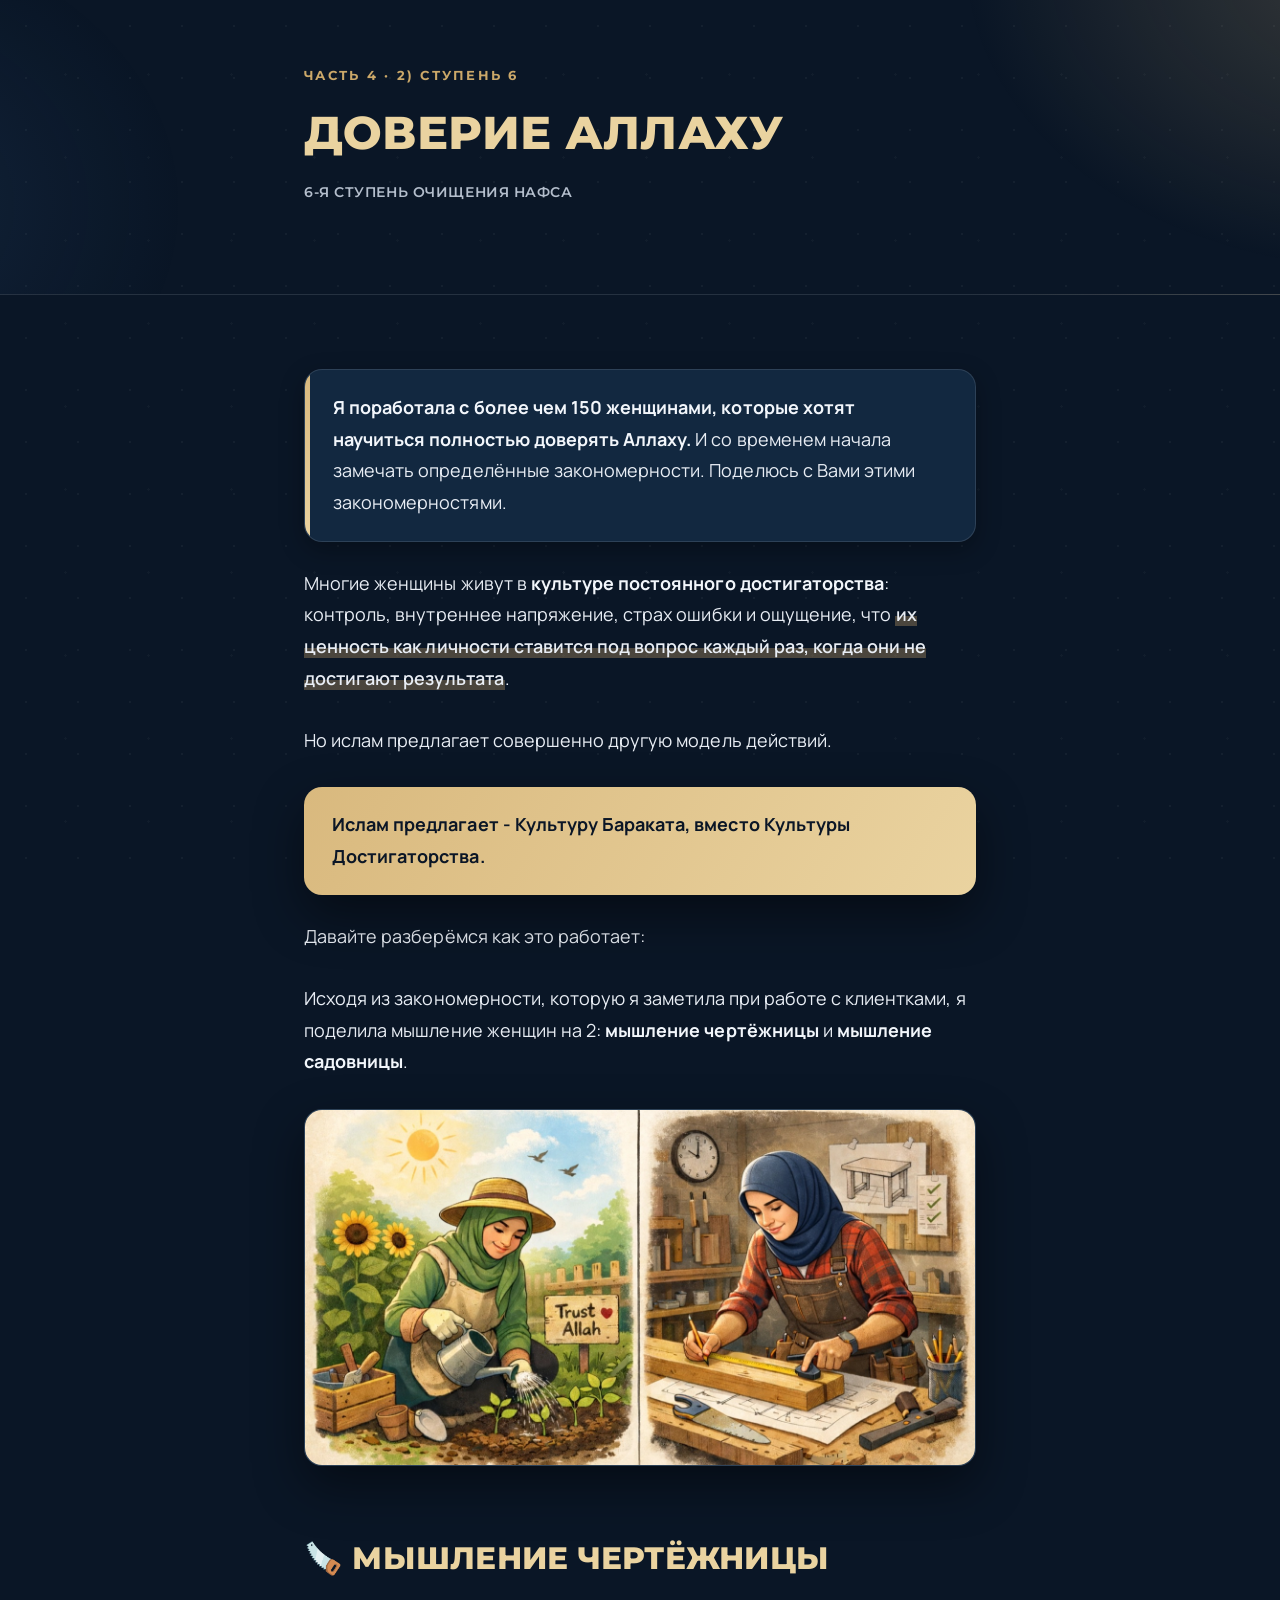
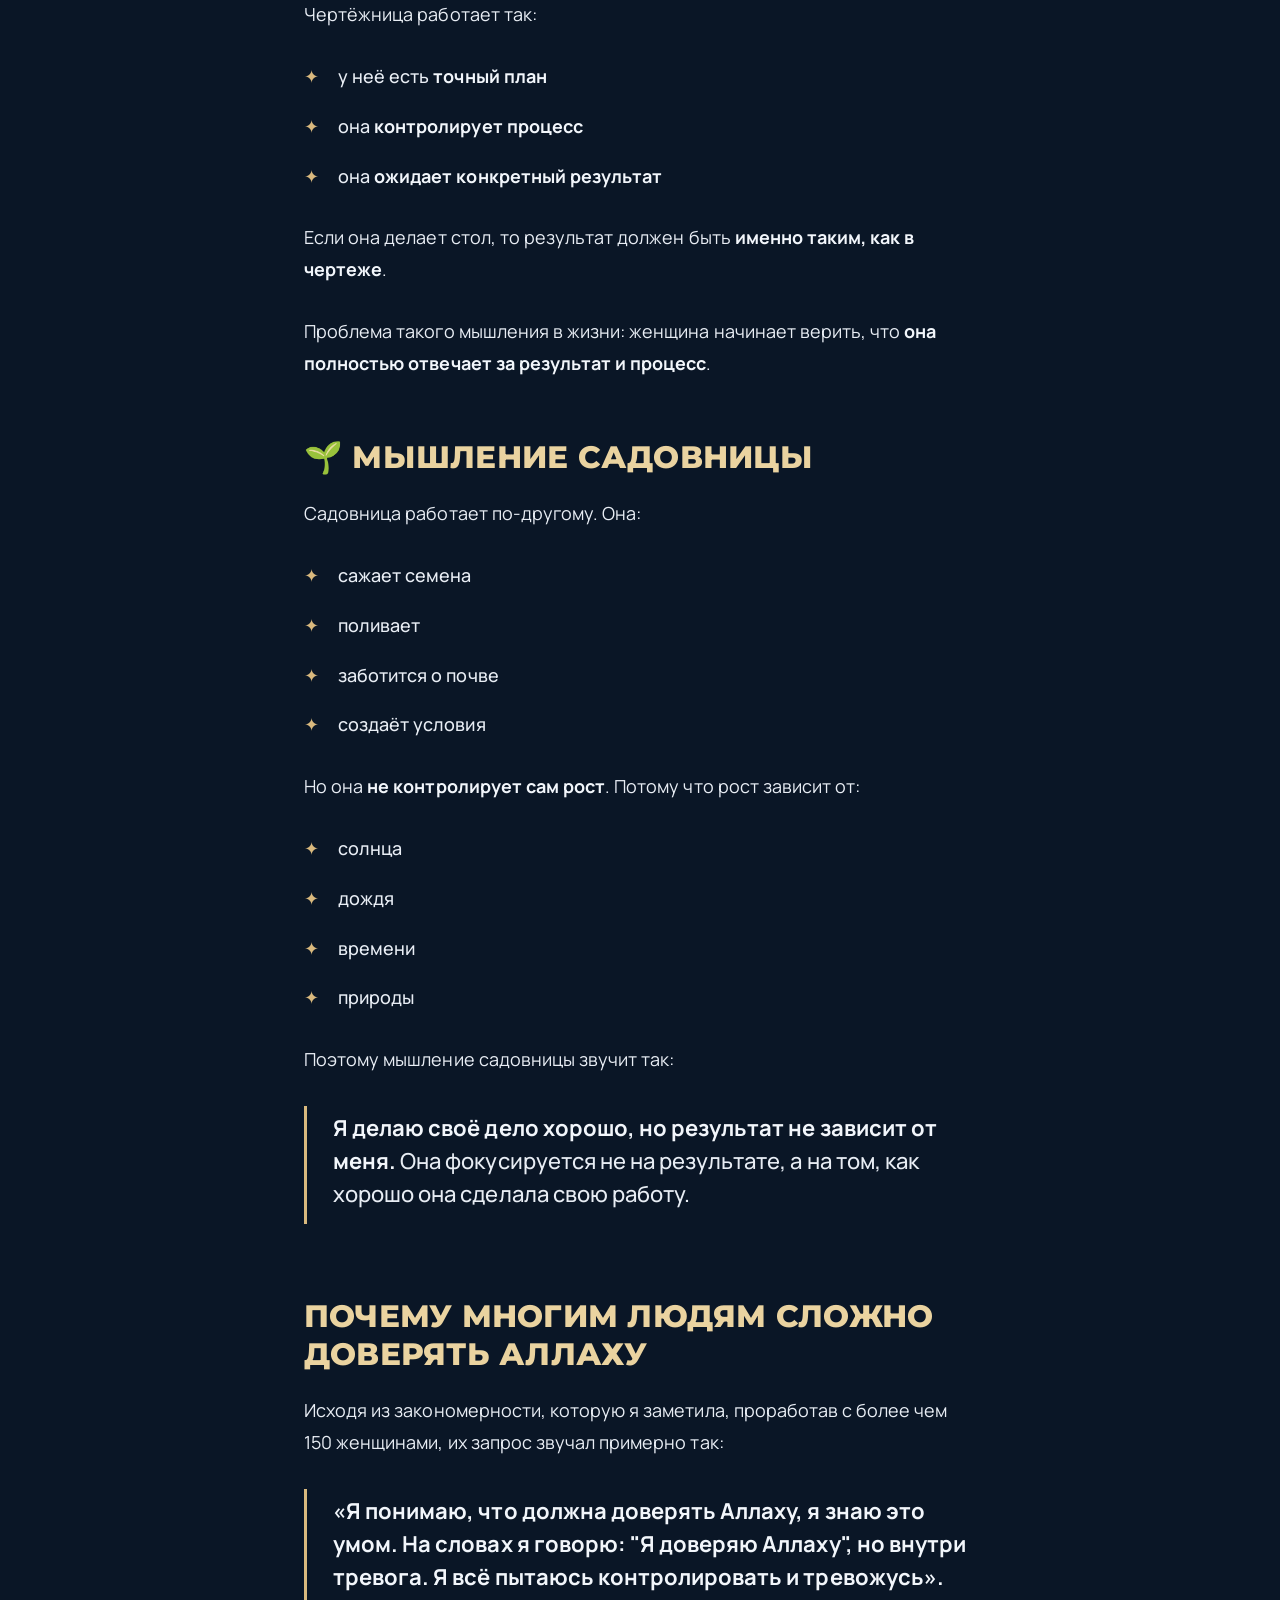
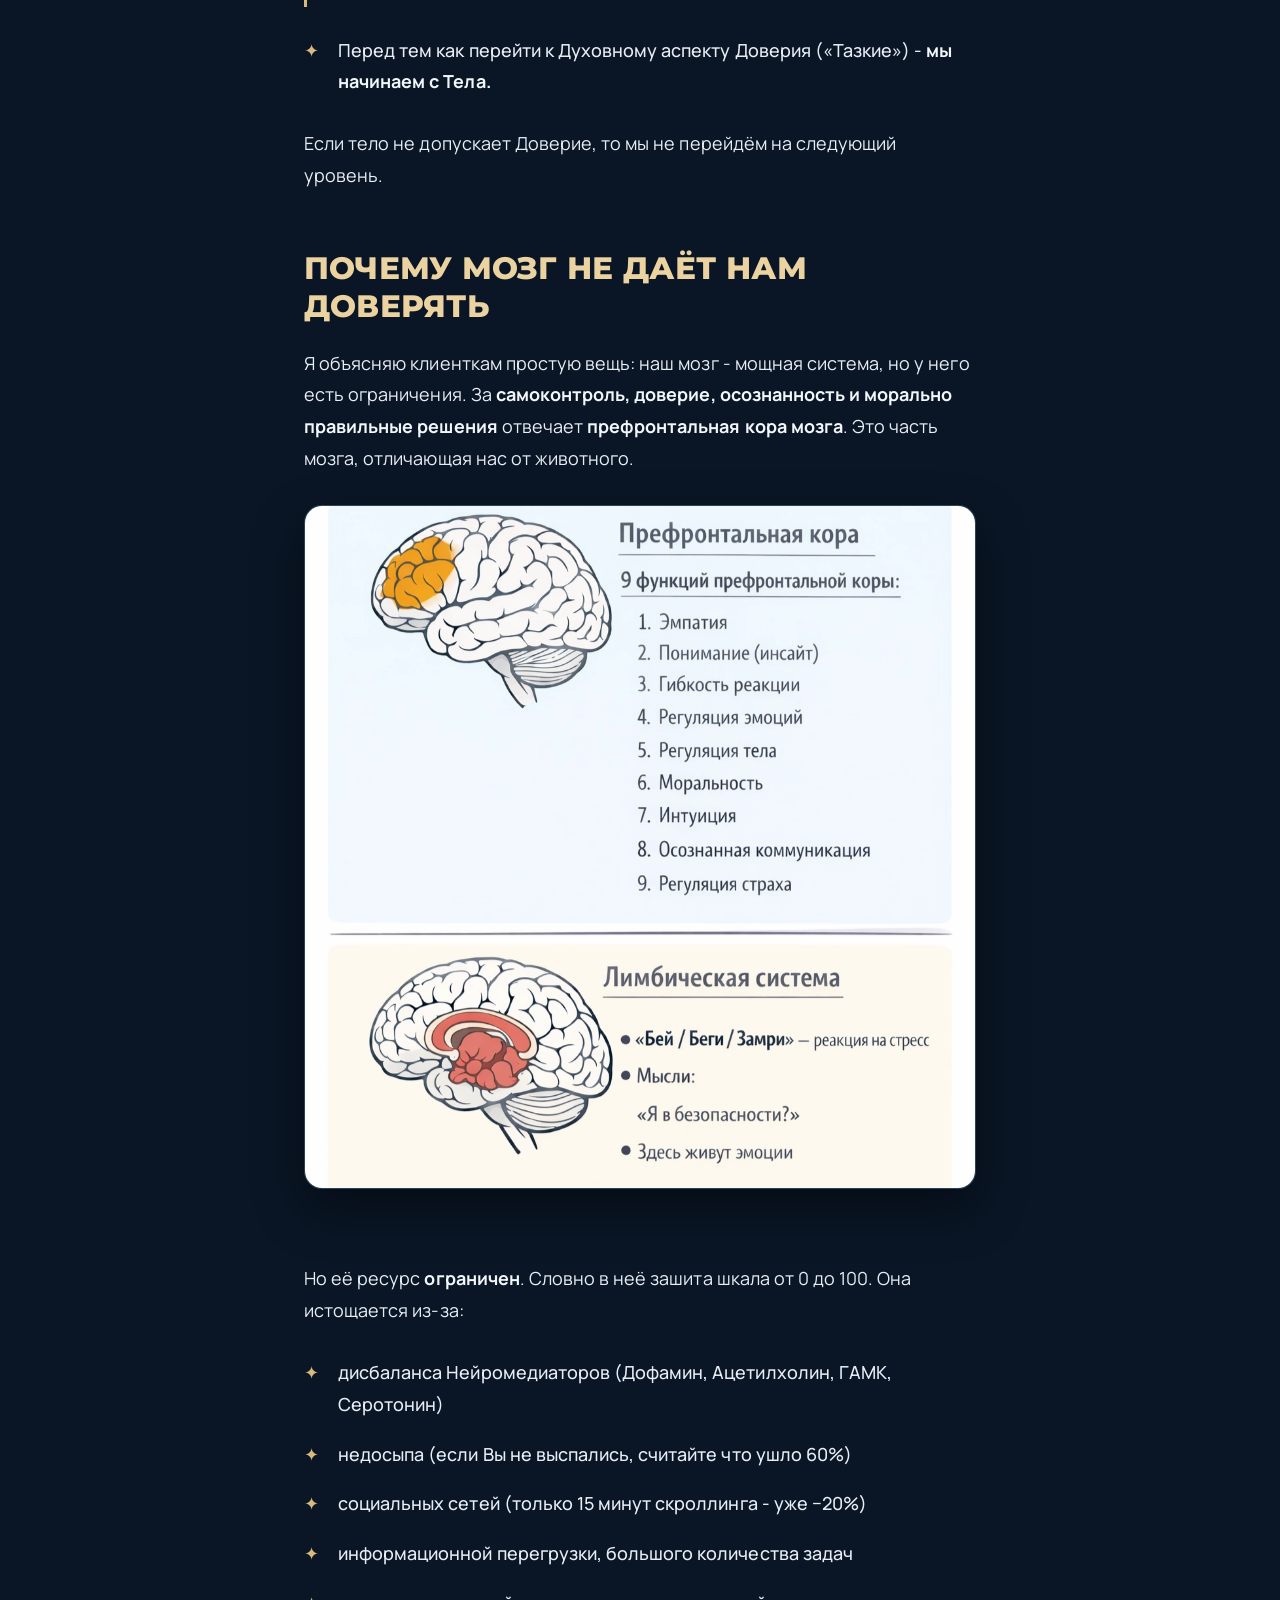
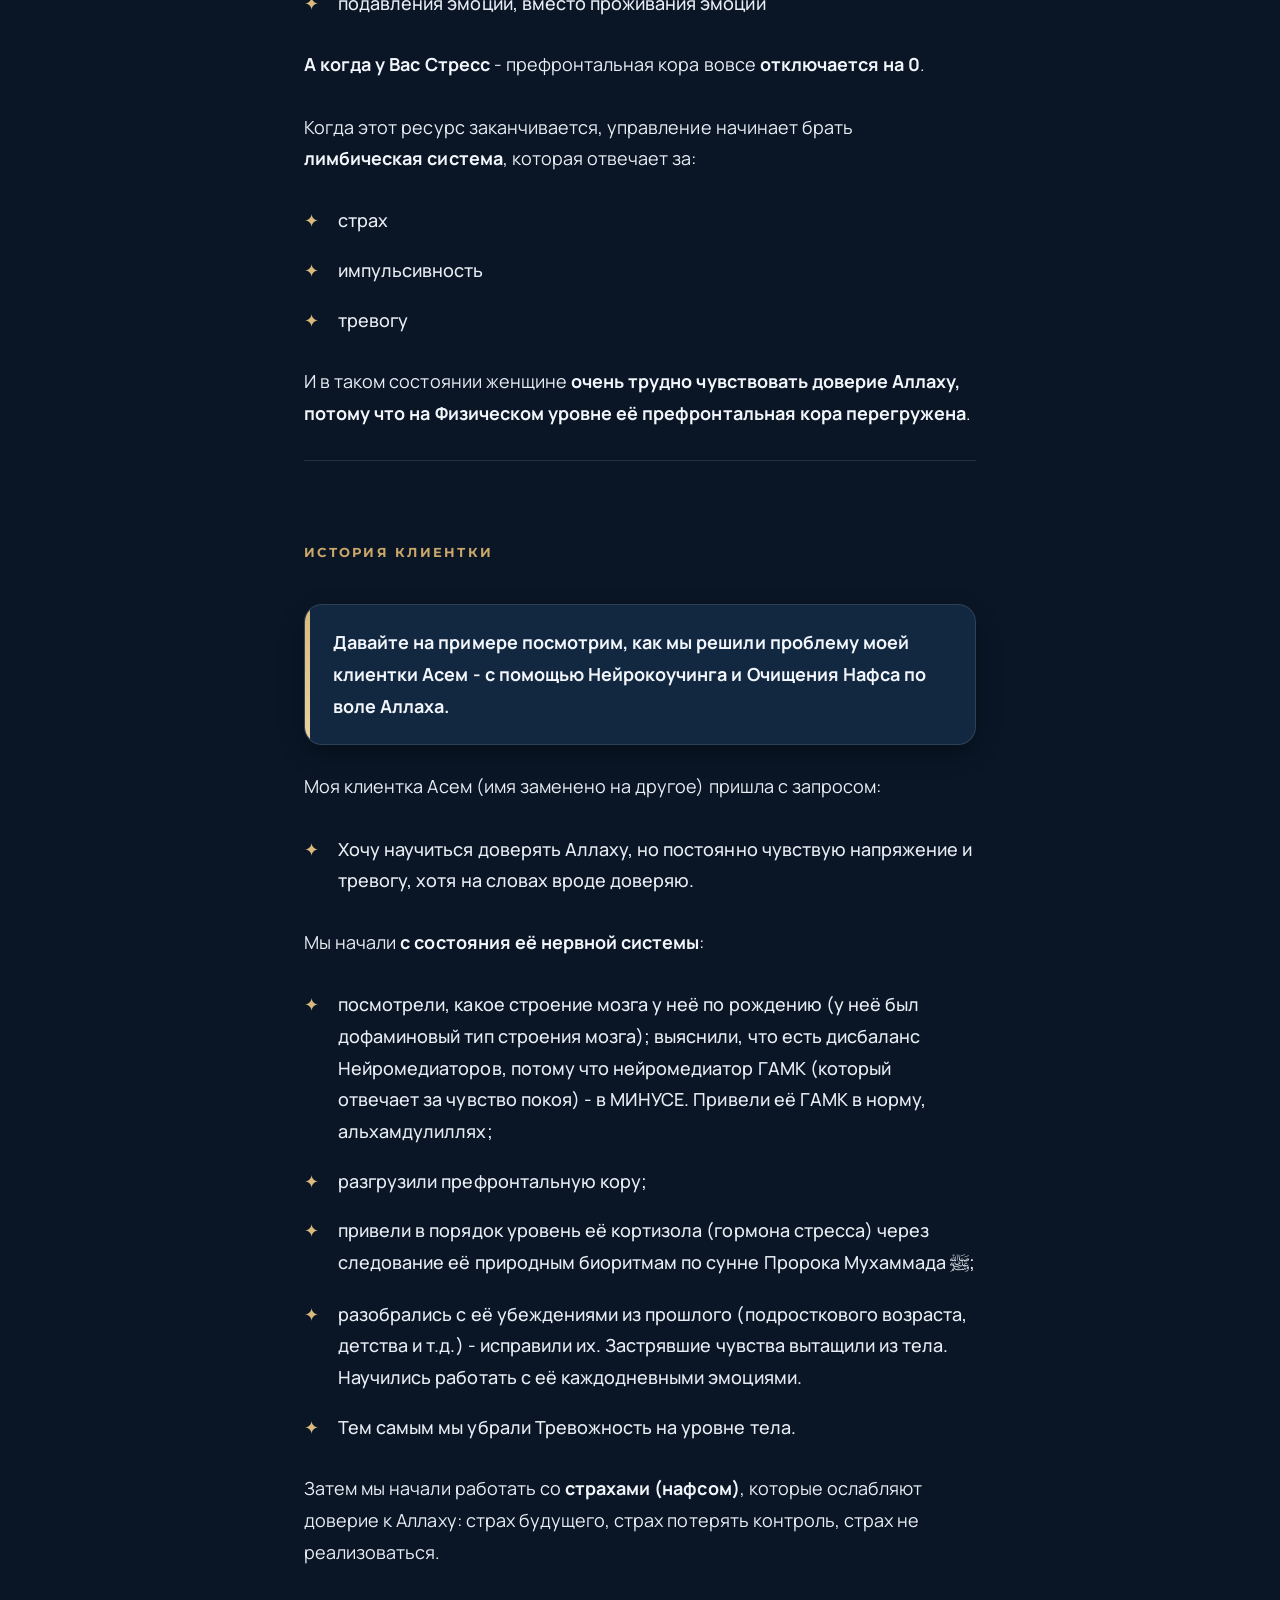
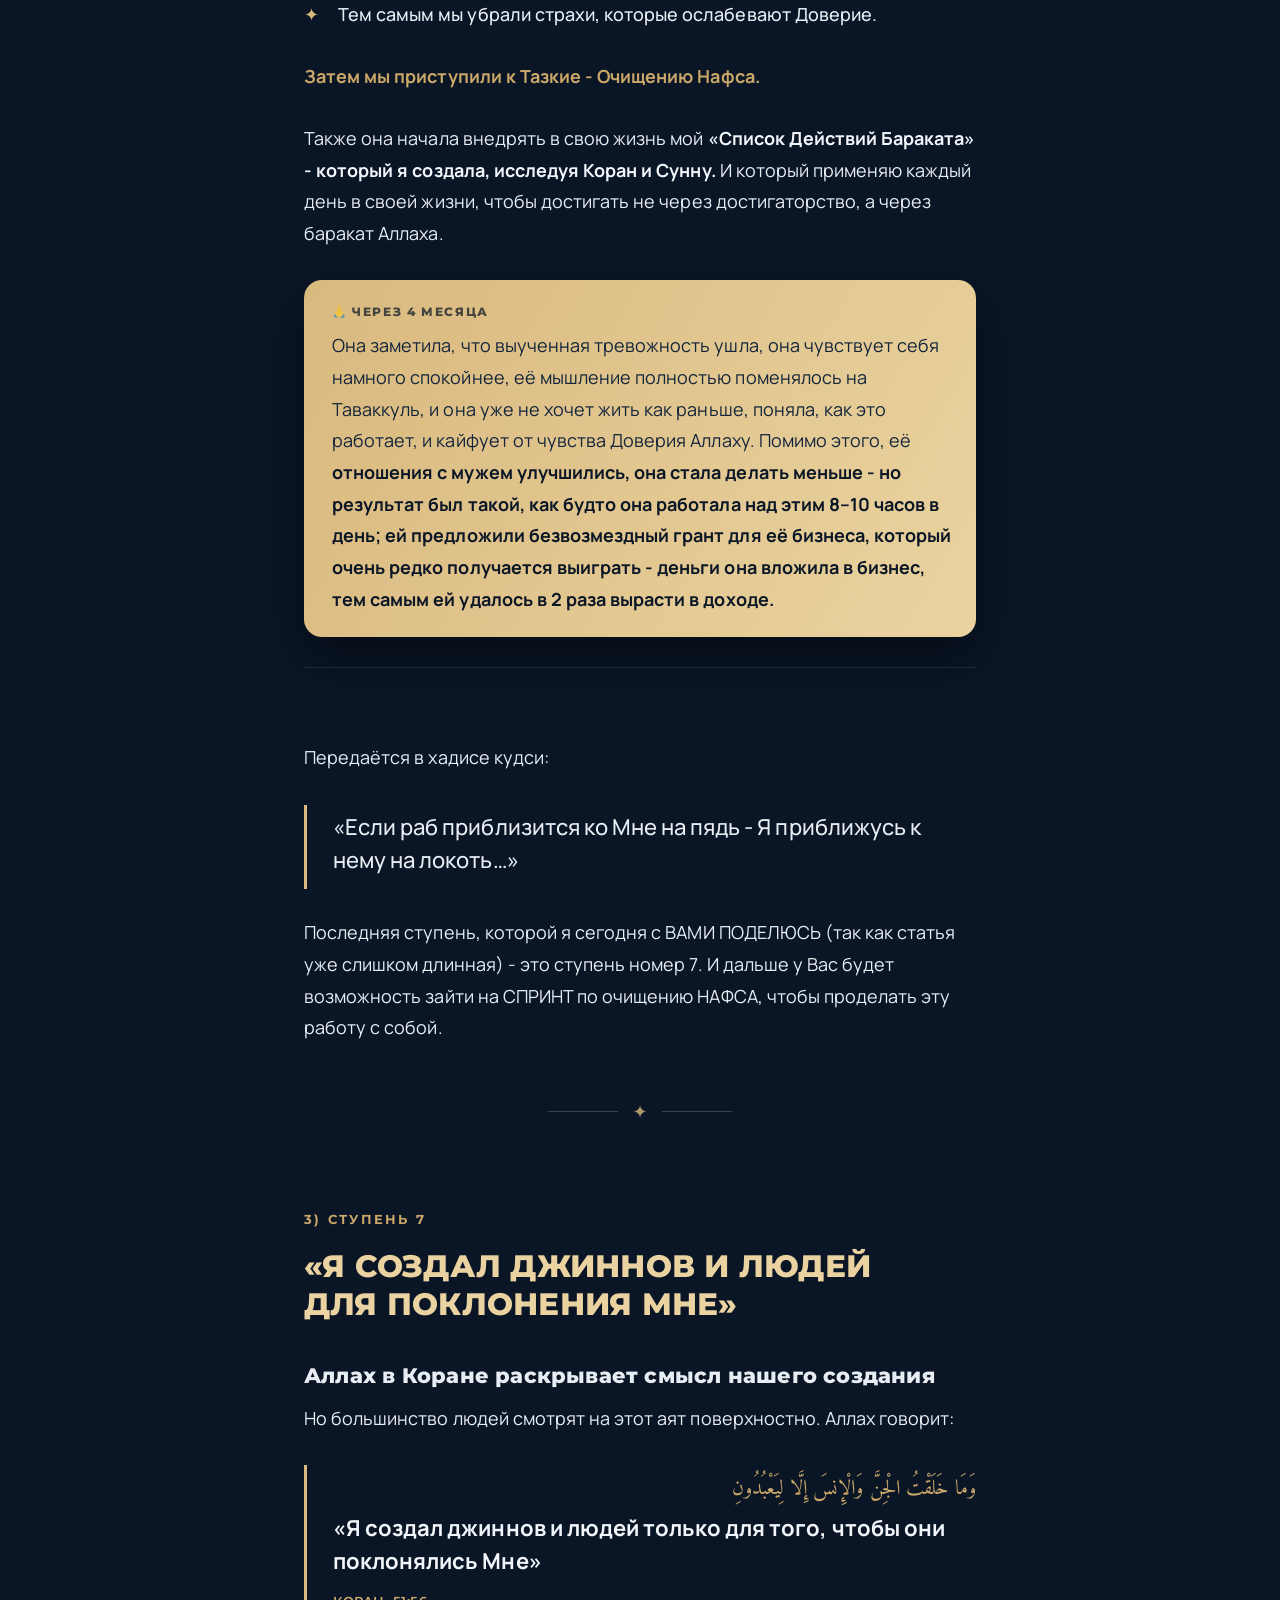
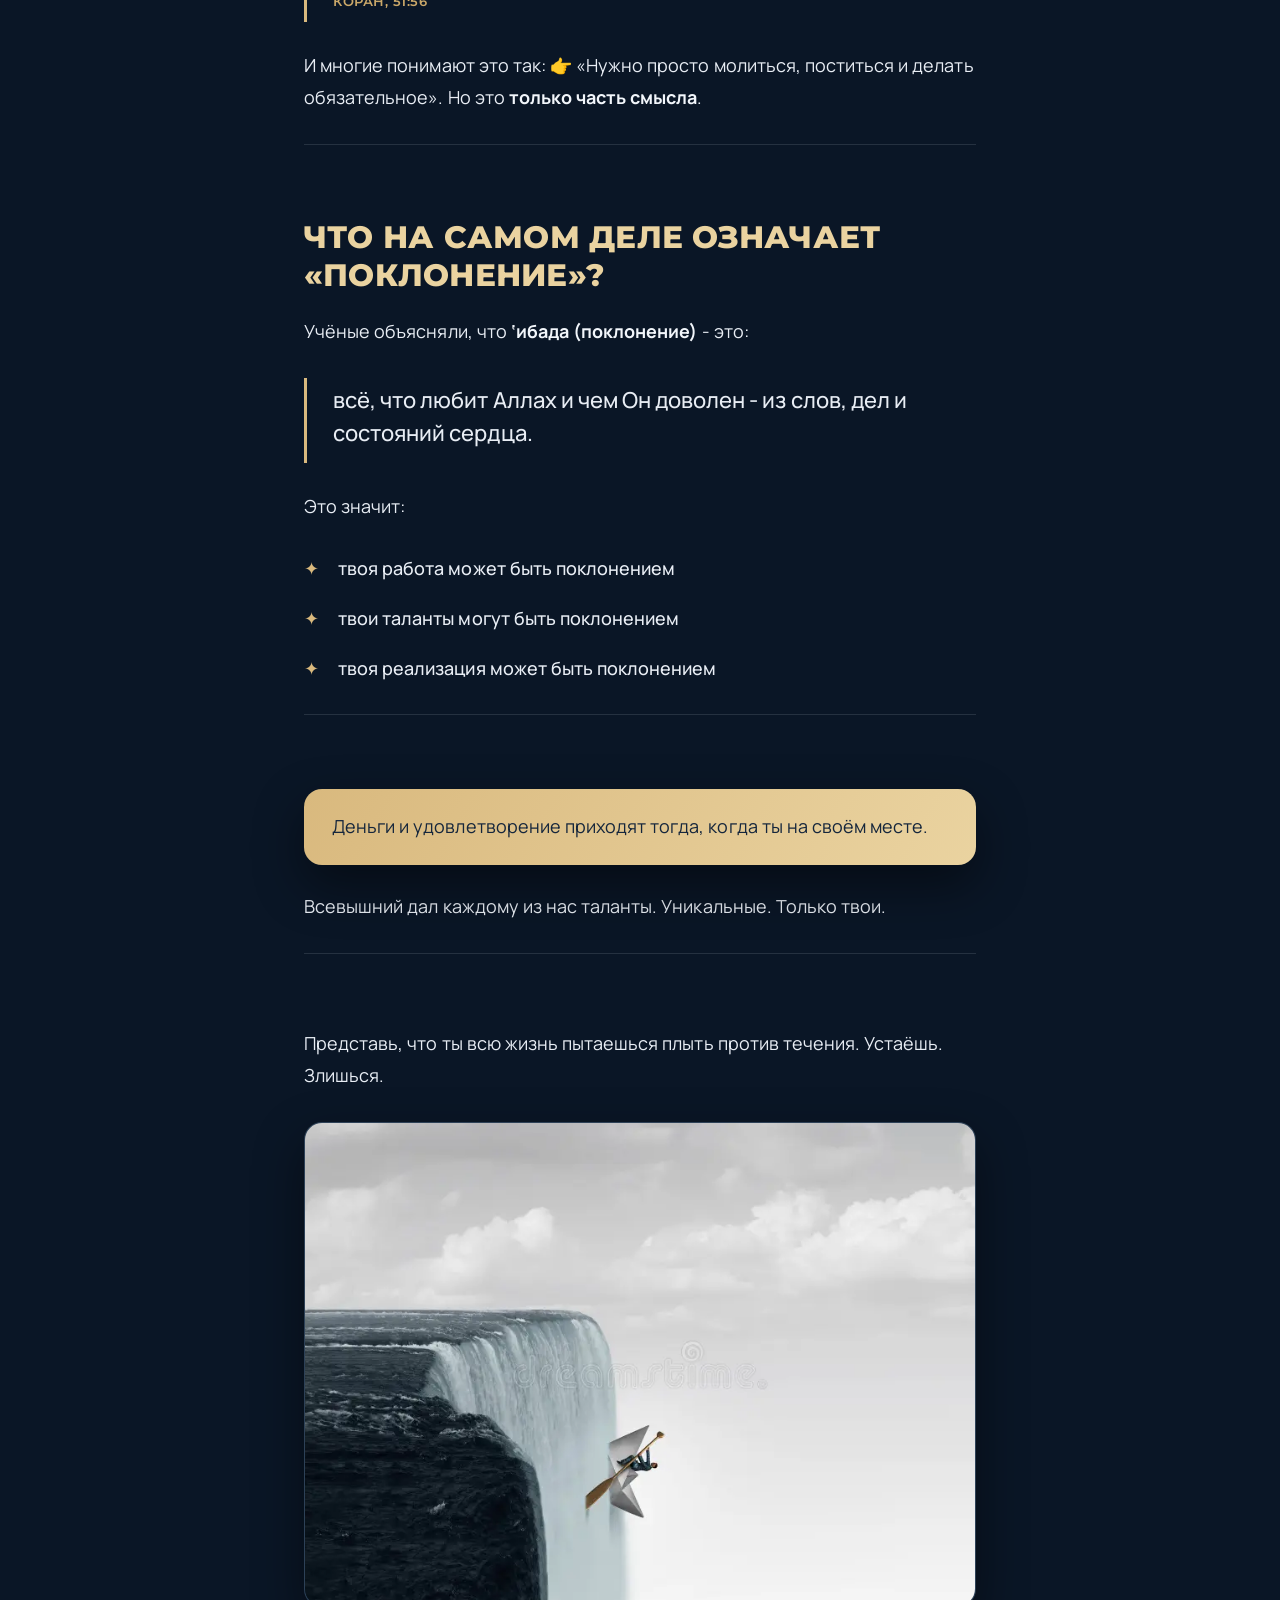
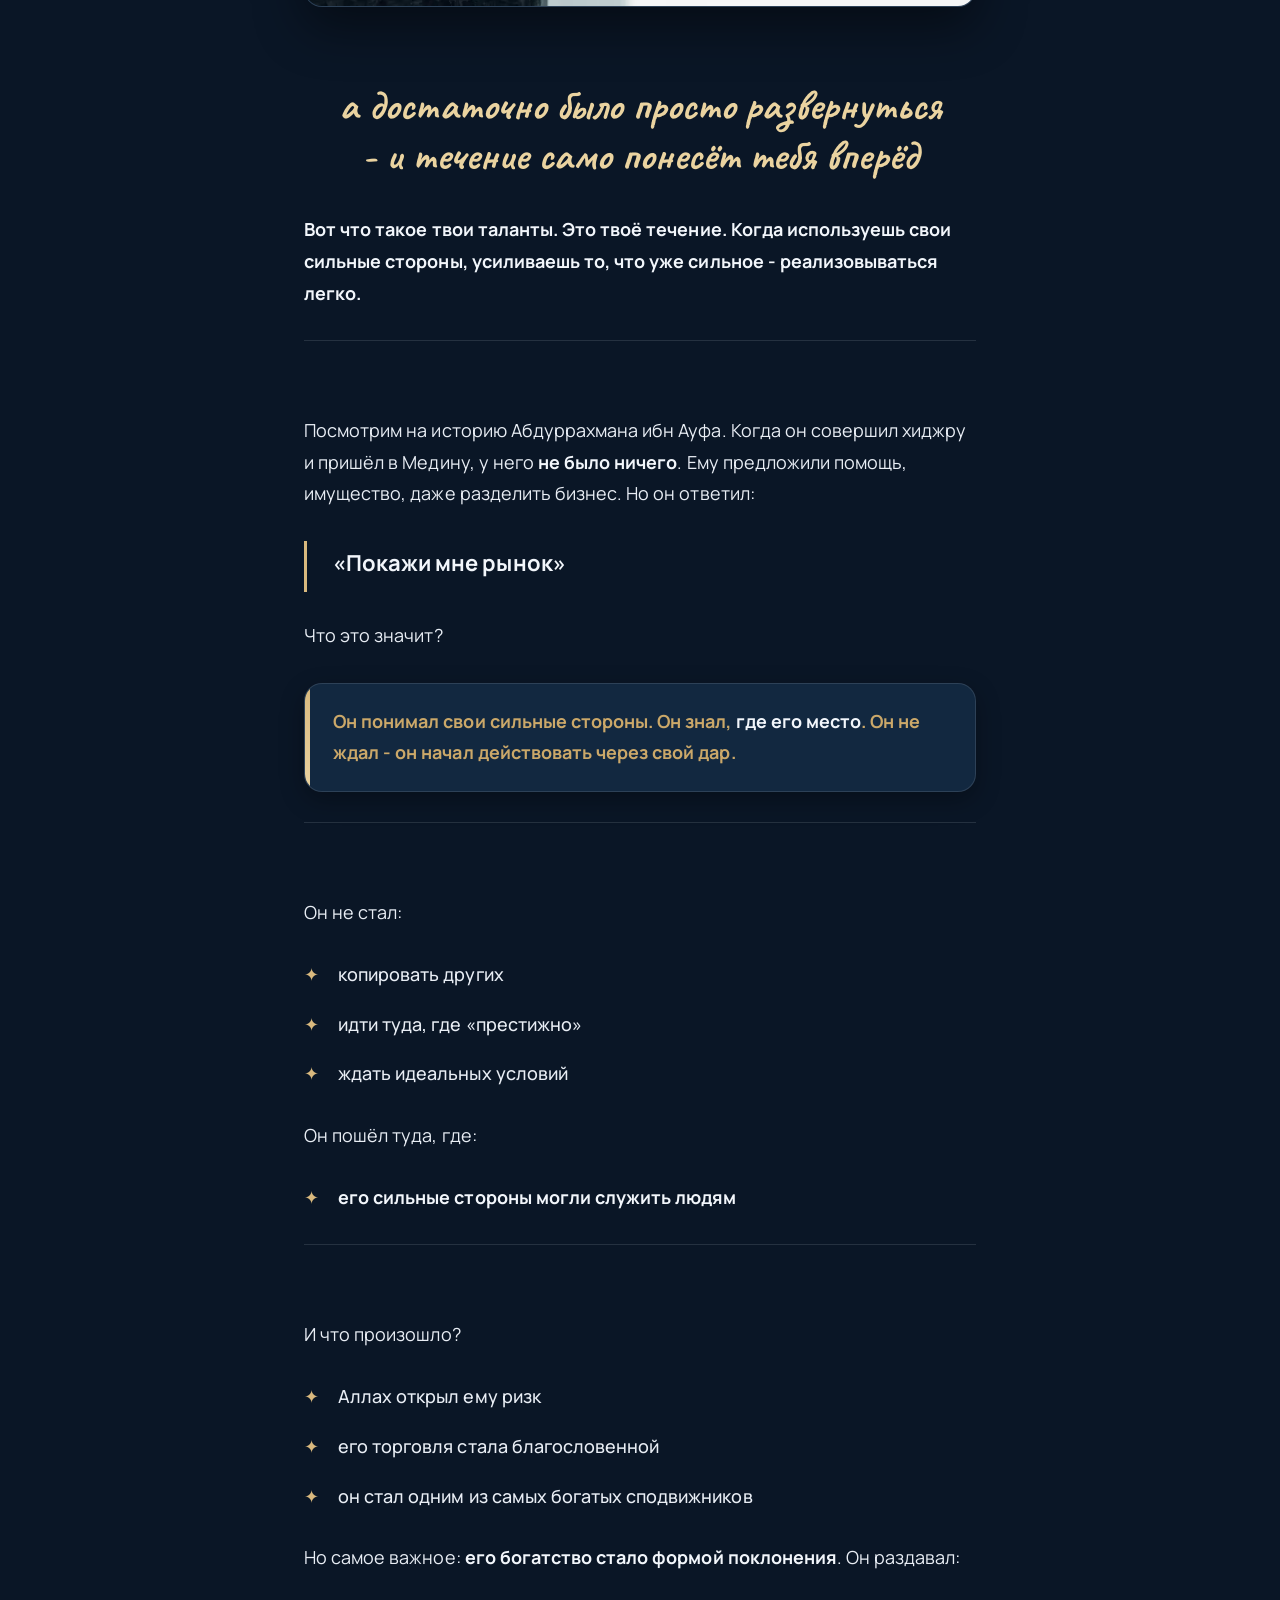
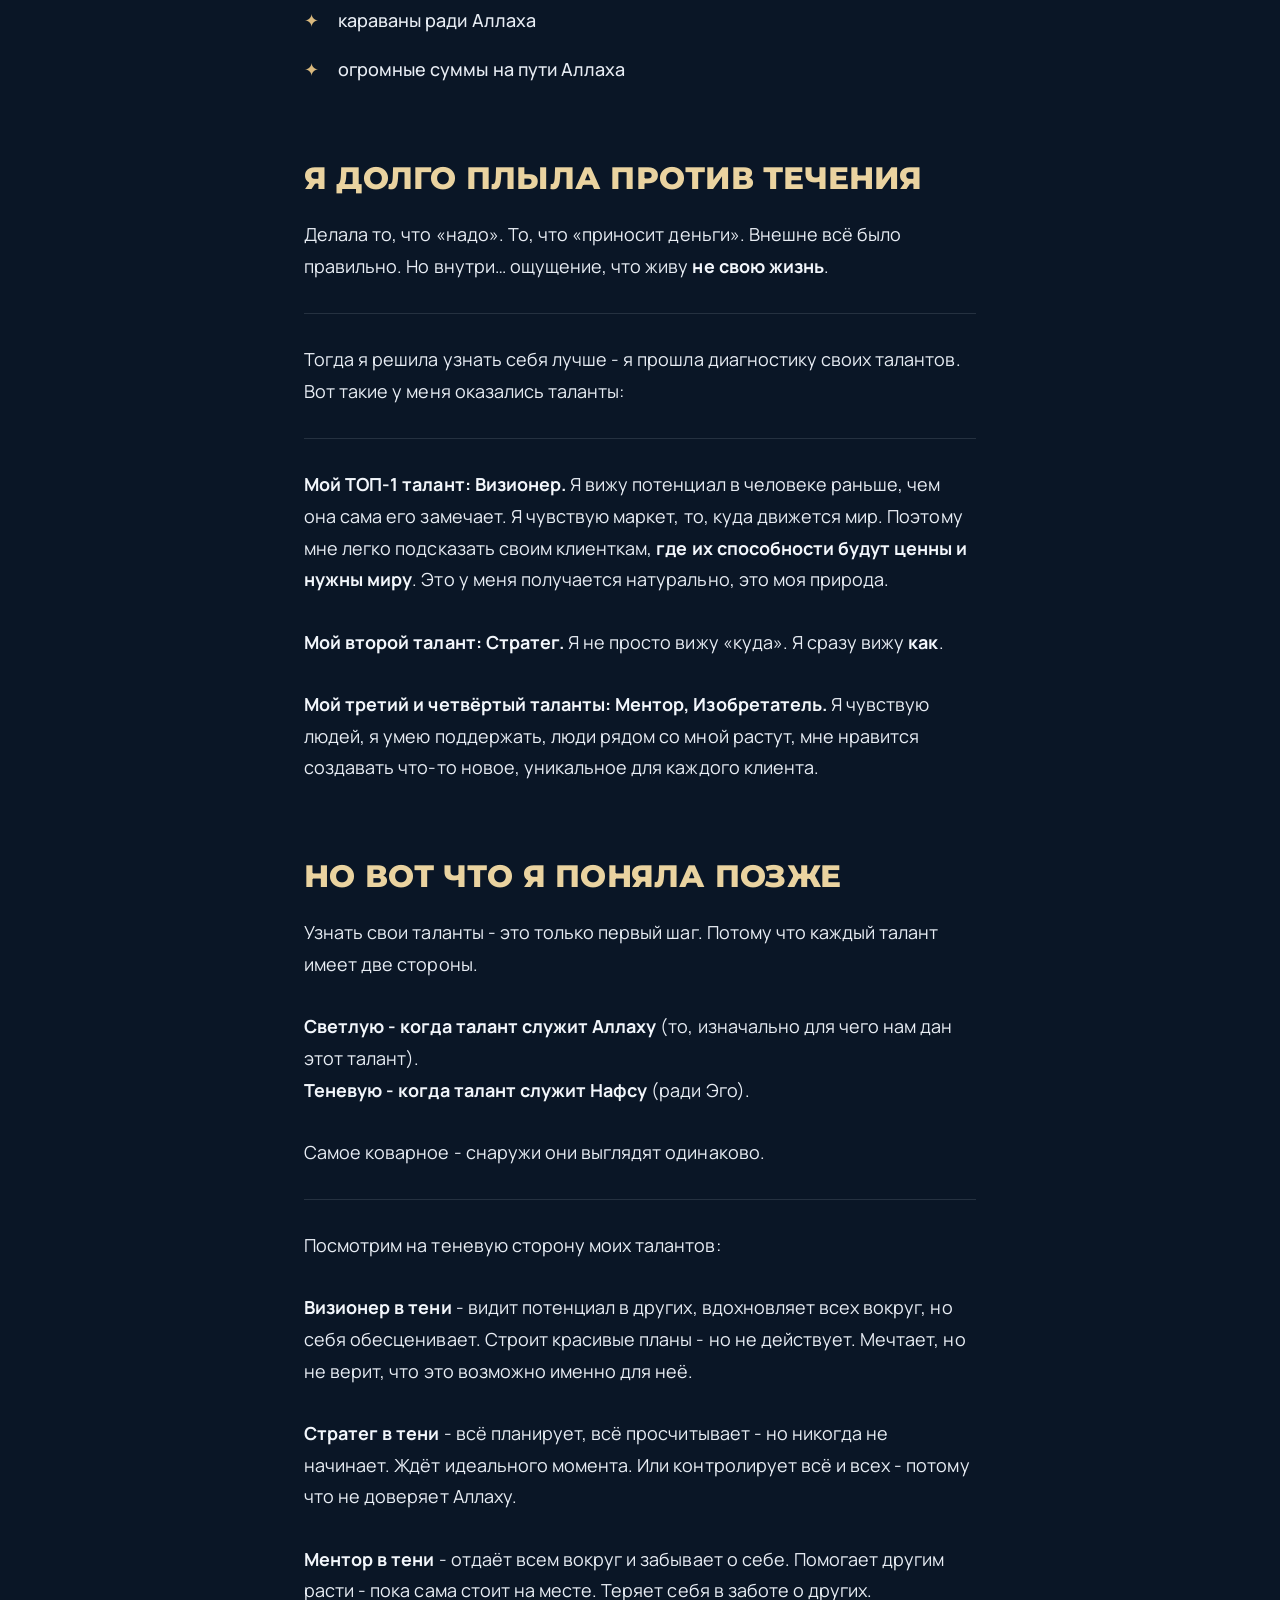
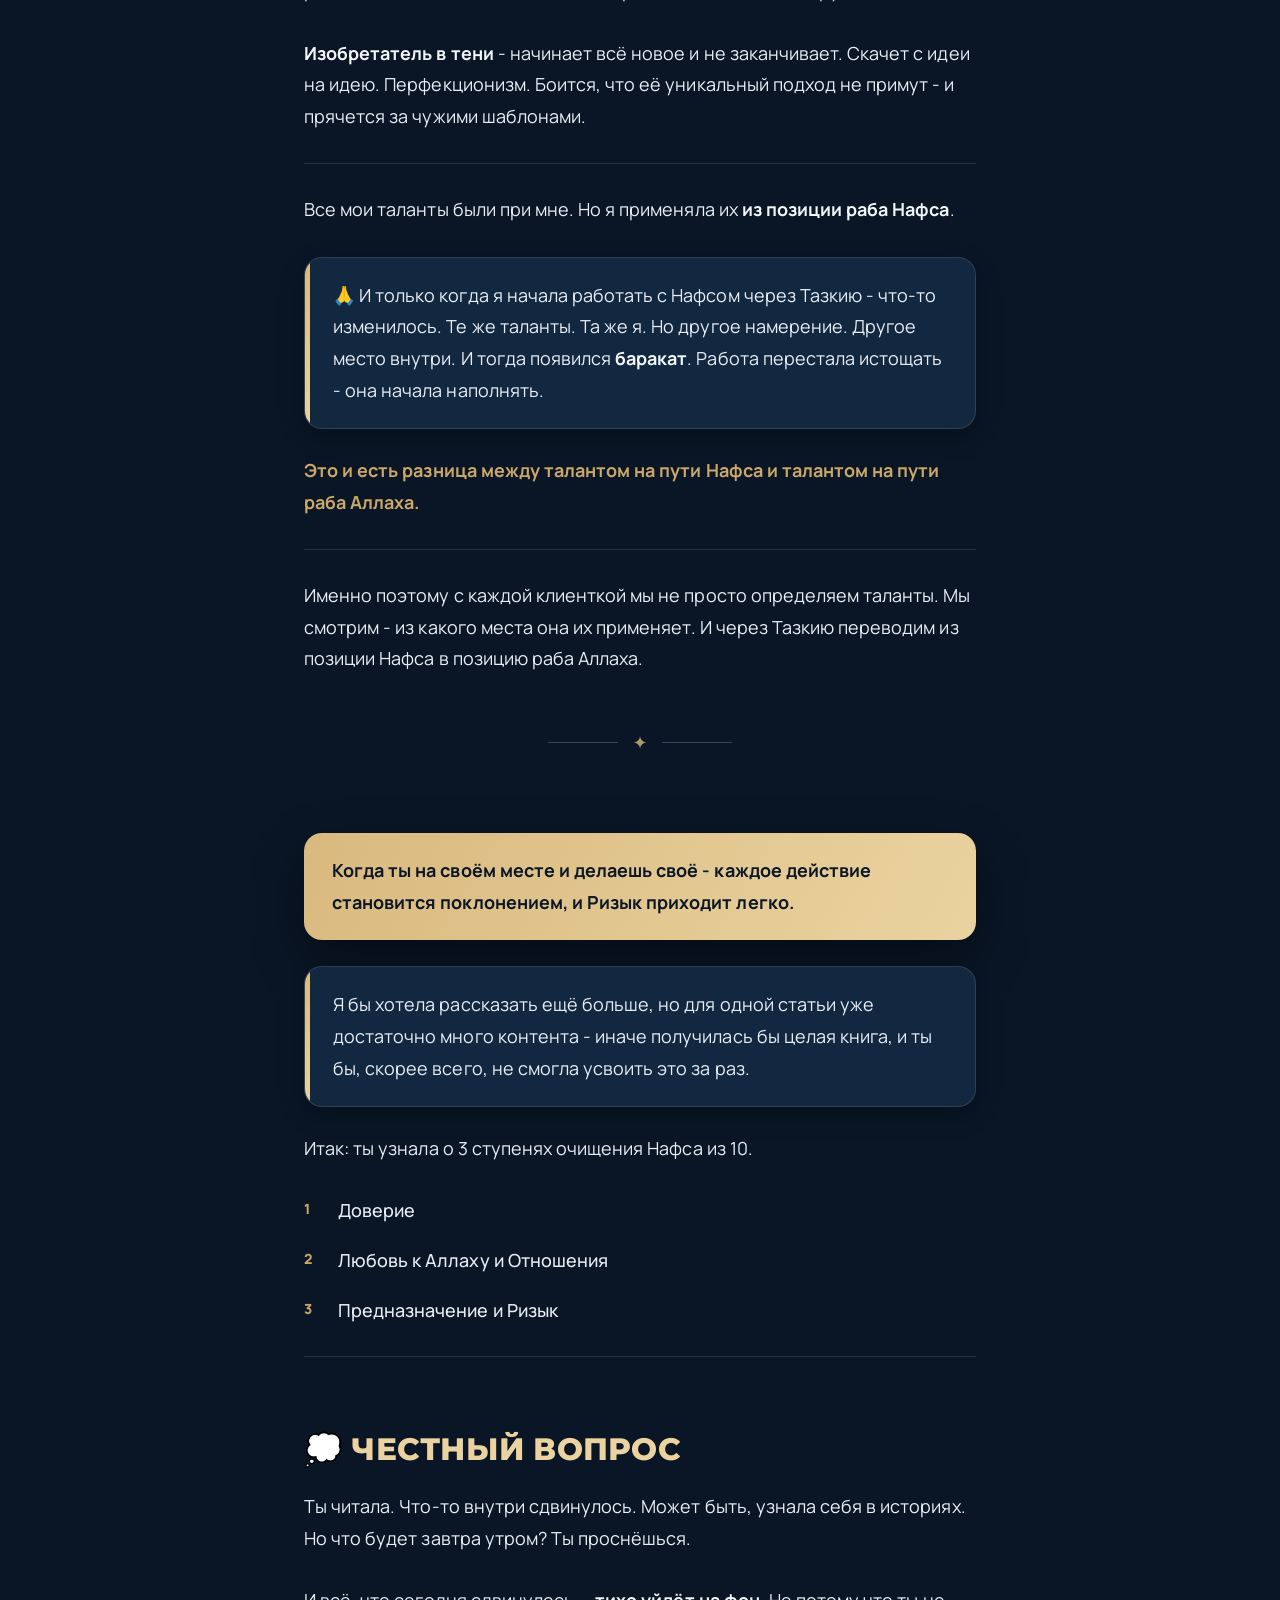
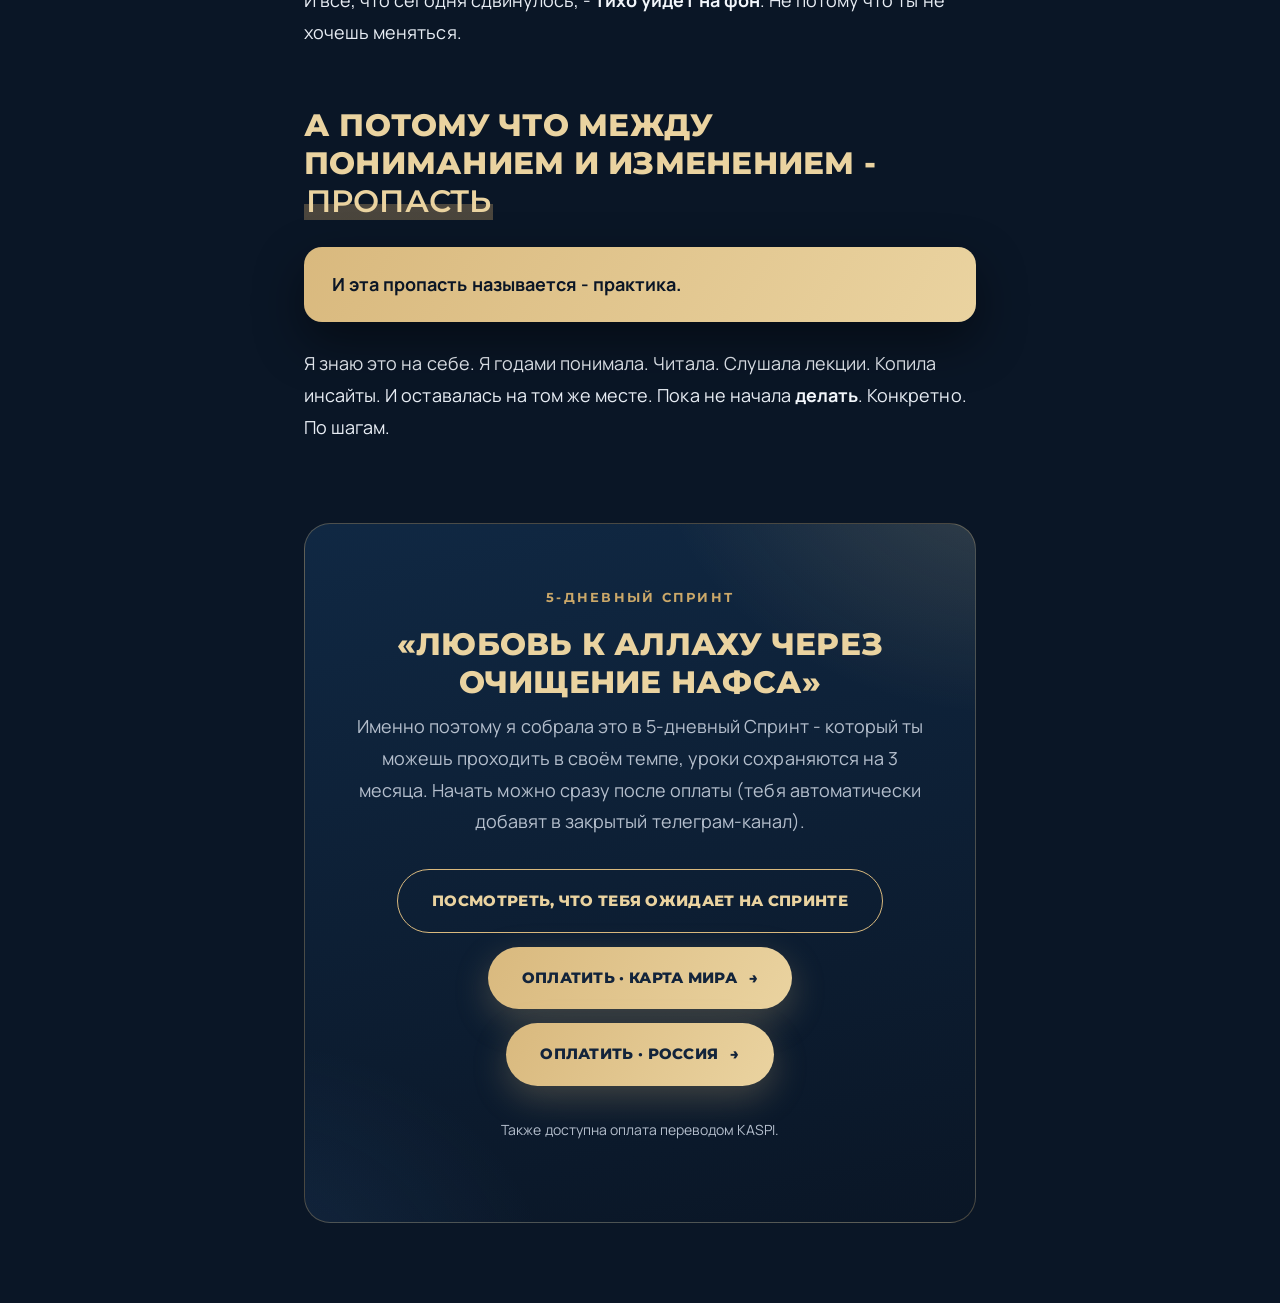
<file: part-4.html>
<!DOCTYPE html>
<html lang="ru">
<head>
<meta charset="UTF-8">
<meta name="viewport" content="width=device-width, initial-scale=1.0">
<title>Часть 4 - Доверие и Предназначение · Работа с Нафсом</title>
<meta name="description" content="Ступень 6 - Доверие Аллаху, и Ступень 7 - Предназначение и Ризык. Финал и Спринт по очищению Нафса. Часть 4.">
<link rel="preconnect" href="https://fonts.googleapis.com">
<link rel="preconnect" href="https://fonts.gstatic.com" crossorigin>
<link href="https://fonts.googleapis.com/css2?family=Manrope:wght@400;500;600;700;800&family=Montserrat:wght@600;700;800;900&family=Caveat:wght@600;700&family=Amiri:wght@400;700&display=swap" rel="stylesheet">
<link rel="stylesheet" href="styles.css">
</head>
<body>
<div class="progress"></div>

<header class="hero">
  <div class="wrap">
    <span class="eyebrow reveal">Часть 4 · 2) Ступень 6</span>
    <h1 class="reveal">Доверие Аллаху</h1>
    <p class="sub reveal">6-я ступень очищения Нафса</p>
  </div>
</header>

<main class="wrap">

  <section class="block reveal">
    <div class="callout reveal">
      <p><strong>Я поработала с более чем 150 женщинами, которые хотят научиться полностью доверять
      Аллаху.</strong> И со временем начала замечать определённые закономерности. Поделюсь с Вами
      этими закономерностями.</p>
    </div>

    <p>Многие женщины живут в <strong>культуре постоянного достигаторства</strong>: контроль,
    внутреннее напряжение, страх ошибки и ощущение, что <span class="mark">их ценность как личности
    ставится под вопрос каждый раз, когда они не достигают результата</span>.</p>

    <p>Но ислам предлагает совершенно другую модель действий.</p>

    <div class="callout hot reveal">
      <p><strong>Ислам предлагает - Культуру Бараката, вместо Культуры Достигаторства.</strong></p>
    </div>

    <p>Давайте разберёмся как это работает:</p>
    <p>Исходя из закономерности, которую я заметила при работе с клиентками, я поделила мышление
    женщин на 2: <strong>мышление чертёжницы</strong> и <strong>мышление садовницы</strong>.</p>
  </section>

  <figure class="img reveal">
    <img src="images/p4-mindset.jpg" alt="Мышление чертёжницы и мышление садовницы" loading="lazy">
  </figure>

  <section class="block reveal">
    <h2>🪚 Мышление Чертёжницы</h2>
    <p>Чертёжница работает так:</p>
    <ul class="checklist">
      <li>у неё есть <strong>точный план</strong></li>
      <li>она <strong>контролирует процесс</strong></li>
      <li>она <strong>ожидает конкретный результат</strong></li>
    </ul>
    <p>Если она делает стол, то результат должен быть <strong>именно таким, как в чертеже</strong>.</p>
    <p>Проблема такого мышления в жизни: женщина начинает верить, что <strong>она полностью отвечает
    за результат и процесс</strong>.</p>

    <h2>🌱 Мышление Садовницы</h2>
    <p>Садовница работает по-другому. Она:</p>
    <ul class="checklist">
      <li>сажает семена</li>
      <li>поливает</li>
      <li>заботится о почве</li>
      <li>создаёт условия</li>
    </ul>
    <p>Но она <strong>не контролирует сам рост</strong>. Потому что рост зависит от:</p>
    <ul class="checklist">
      <li>солнца</li>
      <li>дождя</li>
      <li>времени</li>
      <li>природы</li>
    </ul>
    <p>Поэтому мышление садовницы звучит так:</p>
    <div class="quote reveal">
      <p><strong>Я делаю своё дело хорошо, но результат не зависит от меня.</strong> Она фокусируется
      не на результате, а на том, как хорошо она сделала свою работу.</p>
    </div>
  </section>

  <section class="block reveal">
    <h2>Почему многим людям сложно доверять Аллаху</h2>
    <p>Исходя из закономерности, которую я заметила, проработав с более чем 150 женщинами, их
    запрос звучал примерно так:</p>
    <div class="quote reveal">
      <p><strong>«Я понимаю, что должна доверять Аллаху, я знаю это умом. На словах я говорю:
      "Я доверяю Аллаху", но внутри тревога. Я всё пытаюсь контролировать и тревожусь».</strong></p>
    </div>
    <ul class="checklist">
      <li>Перед тем как перейти к Духовному аспекту Доверия («Тазкие») - <strong>мы начинаем
      с Тела.</strong></li>
    </ul>
    <p>Если тело не допускает Доверие, то мы не перейдём на следующий уровень.</p>

    <h2>Почему мозг не даёт нам доверять</h2>
    <p>Я объясняю клиенткам простую вещь: наш мозг - мощная система, но у него есть ограничения.
    За <strong>самоконтроль, доверие, осознанность и морально правильные решения</strong> отвечает
    <strong>префронтальная кора мозга</strong>. Это часть мозга, отличающая нас от животного.</p>
  </section>

  <figure class="img reveal">
    <img src="images/p4-brain.png" alt="Префронтальная кора мозга" loading="lazy">
  </figure>

  <section class="block reveal">
    <p>Но её ресурс <strong>ограничен</strong>. Словно в неё зашита шкала от 0 до 100. Она
    истощается из-за:</p>
    <ul class="checklist">
      <li>дисбаланса Нейромедиаторов (Дофамин, Ацетилхолин, ГАМК, Серотонин)</li>
      <li>недосыпа (если Вы не выспались, считайте что ушло 60%)</li>
      <li>социальных сетей (только 15 минут скроллинга - уже −20%)</li>
      <li>информационной перегрузки, большого количества задач</li>
      <li>подавления эмоций, вместо проживания эмоций</li>
    </ul>
    <p><strong>А когда у Вас Стресс</strong> - префронтальная кора вовсе <strong>отключается
    на 0</strong>.</p>
    <p>Когда этот ресурс заканчивается, управление начинает брать <strong>лимбическая
    система</strong>, которая отвечает за:</p>
    <ul class="checklist">
      <li>страх</li>
      <li>импульсивность</li>
      <li>тревогу</li>
    </ul>
    <p>И в таком состоянии женщине <strong>очень трудно чувствовать доверие Аллаху, потому что
    на Физическом уровне её префронтальная кора перегружена</strong>.</p>
  </section>

  <hr class="rule">

  <section class="block reveal">
    <span class="eyebrow">История клиентки</span>
    <div class="callout reveal">
      <p><strong>Давайте на примере посмотрим, как мы решили проблему моей клиентки Асем -
      с помощью Нейрокоучинга и Очищения Нафса по воле Аллаха.</strong></p>
    </div>
    <p>Моя клиентка Асем (имя заменено на другое) пришла с запросом:</p>
    <ul class="checklist">
      <li>Хочу научиться доверять Аллаху, но постоянно чувствую напряжение и тревогу, хотя на
      словах вроде доверяю.</li>
    </ul>
    <p>Мы начали <strong>с состояния её нервной системы</strong>:</p>
    <ul class="checklist">
      <li>посмотрели, какое строение мозга у неё по рождению (у неё был дофаминовый тип строения
      мозга); выяснили, что есть дисбаланс Нейромедиаторов, потому что нейромедиатор ГАМК (который
      отвечает за чувство покоя) - в МИНУСЕ. Привели её ГАМК в норму, альхамдулиллях;</li>
      <li>разгрузили префронтальную кору;</li>
      <li>привели в порядок уровень её кортизола (гормона стресса) через следование её природным
      биоритмам по сунне Пророка Мухаммада <span class="ar">ﷺ</span>;</li>
      <li>разобрались с её убеждениями из прошлого (подросткового возраста, детства и т.д.) -
      исправили их. Застрявшие чувства вытащили из тела. Научились работать с её каждодневными эмоциями.</li>
      <li>Тем самым мы убрали Тревожность на уровне тела.</li>
    </ul>
    <p>Затем мы начали работать со <strong>страхами (нафсом)</strong>, которые ослабляют доверие
    к Аллаху: страх будущего, страх потерять контроль, страх не реализоваться.</p>
    <ul class="checklist">
      <li>Тем самым мы убрали страхи, которые ослабевают Доверие.</li>
    </ul>
    <p><span class="gold">Затем мы приступили к Тазкие - Очищению Нафса.</span></p>
    <p>Также она начала внедрять в свою жизнь мой <strong>«Список Действий Бараката» - который
    я создала, исследуя Коран и Сунну.</strong> И который применяю каждый день в своей жизни,
    чтобы достигать не через достигаторство, а через баракат Аллаха.</p>

    <div class="callout hot reveal">
      <span class="lbl">🙏 Через 4 месяца</span>
      <p>Она заметила, что выученная тревожность ушла, она чувствует себя намного спокойнее, её
      мышление полностью поменялось на Таваккуль, и она уже не хочет жить как раньше, поняла, как
      это работает, и кайфует от чувства Доверия Аллаху. Помимо этого, её <strong>отношения с мужем
      улучшились, она стала делать меньше - но результат был такой, как будто она работала над этим
      8–10 часов в день; ей предложили безвозмездный грант для её бизнеса, который очень редко
      получается выиграть - деньги она вложила в бизнес, тем самым ей удалось в 2 раза вырасти
      в доходе.</strong></p>
    </div>
  </section>

  <hr class="rule">

  <section class="block reveal">
    <p>Передаётся в хадисе кудси:</p>
    <div class="quote reveal">
      <p>«Если раб приблизится ко Мне на пядь - Я приближусь к нему на локоть…»</p>
    </div>
    <p>Последняя ступень, которой я сегодня с ВАМИ ПОДЕЛЮСЬ (так как статья уже слишком длинная) -
    это ступень номер 7. И дальше у Вас будет возможность зайти на СПРИНТ по очищению НАФСА, чтобы
    проделать эту работу с собой.</p>
  </section>

  <div class="sep"><span class="di">✦</span></div>

  <section class="block reveal">
    <span class="eyebrow">3) Ступень 7</span>
    <h2>«Я создал джиннов и людей для&nbsp;поклонения Мне»</h2>
    <h3>Аллах в Коране раскрывает смысл нашего создания</h3>
    <p>Но большинство людей смотрят на этот аят поверхностно. Аллах говорит:</p>
    <div class="quote reveal">
      <span class="ar">وَمَا خَلَقْتُ الْجِنَّ وَالْإِنسَ إِلَّا لِيَعْبُدُونِ</span>
      <p><strong>«Я создал джиннов и людей только для того, чтобы они поклонялись Мне»</strong></p>
      <span class="src">Коран, 51:56</span>
    </div>
    <p>И многие понимают это так: 👉 «Нужно просто молиться, поститься и делать обязательное».
    Но это <strong>только часть смысла</strong>.</p>
  </section>

  <hr class="rule">

  <section class="block reveal">
    <h2>Что на самом деле означает «поклонение»?</h2>
    <p>Учёные объясняли, что <strong>‘ибада (поклонение)</strong> - это:</p>
    <div class="quote reveal">
      <p>всё, что любит Аллах и чем Он доволен - из слов, дел и состояний сердца.</p>
    </div>
    <p>Это значит:</p>
    <ul class="checklist">
      <li>твоя работа может быть поклонением</li>
      <li>твои таланты могут быть поклонением</li>
      <li>твоя реализация может быть поклонением</li>
    </ul>
  </section>

  <hr class="rule">

  <section class="block reveal">
    <div class="callout hot reveal">
      <p>Деньги и удовлетворение приходят тогда, когда ты на своём месте.</p>
    </div>
    <p>Всевышний дал каждому из нас таланты. Уникальные. Только твои.</p>
  </section>

  <hr class="rule">

  <section class="block reveal">
    <p>Представь, что ты всю жизнь пытаешься плыть против течения. Устаёшь. Злишься.</p>
  </section>

  <figure class="img reveal">
    <img src="images/p4-against-flow.webp" alt="Метафора: плыть против течения" loading="lazy">
  </figure>

  <section class="block reveal">
    <span class="hand reveal">а достаточно было просто развернуться - и течение само понесёт тебя вперёд</span>
    <p><strong>Вот что такое твои таланты. Это твоё течение. Когда используешь свои сильные стороны,
    усиливаешь то, что уже сильное - реализовываться легко.</strong></p>
  </section>

  <hr class="rule">

  <section class="block reveal">
    <p>Посмотрим на историю Абдуррахмана ибн Ауфа. Когда он совершил хиджру и пришёл в Медину,
    у него <strong>не было ничего</strong>. Ему предложили помощь, имущество, даже разделить
    бизнес. Но он ответил:</p>
    <div class="quote reveal">
      <p><strong>«Покажи мне рынок»</strong></p>
    </div>
    <p>Что это значит?</p>
    <div class="callout reveal">
      <p><span class="gold">Он понимал свои сильные стороны. Он знал, <strong>где его место</strong>.
      Он не ждал - он начал действовать через свой дар.</span></p>
    </div>
  </section>

  <hr class="rule">

  <section class="block reveal">
    <p>Он не стал:</p>
    <ul class="checklist">
      <li>копировать других</li>
      <li>идти туда, где «престижно»</li>
      <li>ждать идеальных условий</li>
    </ul>
    <p>Он пошёл туда, где:</p>
    <ul class="checklist">
      <li><strong>его сильные стороны могли служить людям</strong></li>
    </ul>
  </section>

  <hr class="rule">

  <section class="block reveal">
    <p>И что произошло?</p>
    <ul class="checklist">
      <li>Аллах открыл ему ризк</li>
      <li>его торговля стала благословенной</li>
      <li>он стал одним из самых богатых сподвижников</li>
    </ul>
    <p>Но самое важное: <strong>его богатство стало формой поклонения</strong>. Он раздавал:</p>
    <ul class="checklist">
      <li>караваны ради Аллаха</li>
      <li>огромные суммы на пути Аллаха</li>
    </ul>
  </section>

  <section class="block reveal">
    <h2>Я долго плыла против течения</h2>
    <p>Делала то, что «надо». То, что «приносит деньги». Внешне всё было правильно. Но внутри…
    ощущение, что живу <strong>не свою жизнь</strong>.</p>
    <hr class="rule">
    <p>Тогда я решила узнать себя лучше - я прошла диагностику своих талантов. Вот такие у меня
    оказались таланты:</p>
    <hr class="rule">
    <p><strong>Мой ТОП-1 талант: Визионер.</strong> Я вижу потенциал в человеке раньше, чем она
    сама его замечает. Я чувствую маркет, то, куда движется мир. Поэтому мне легко подсказать своим
    клиенткам, <strong>где их способности будут ценны и нужны миру</strong>. Это у меня получается
    натурально, это моя природа.</p>
    <p><strong>Мой второй талант: Стратег.</strong> Я не просто вижу «куда». Я сразу вижу
    <strong>как</strong>.</p>
    <p><strong>Мой третий и четвёртый таланты: Ментор, Изобретатель.</strong> Я чувствую людей,
    я умею поддержать, люди рядом со мной растут, мне нравится создавать что-то новое, уникальное
    для каждого клиента.</p>
  </section>

  <section class="block reveal">
    <h2>Но вот что я поняла позже</h2>
    <p>Узнать свои таланты - это только первый шаг. Потому что каждый талант имеет две стороны.</p>
    <p><strong>Светлую - когда талант служит Аллаху</strong> (то, изначально для чего нам дан этот
    талант).<br>
    <strong>Теневую - когда талант служит Нафсу</strong> (ради Эго).</p>
    <p>Самое коварное - снаружи они выглядят одинаково.</p>
    <hr class="rule">
    <p>Посмотрим на теневую сторону моих талантов:</p>
    <p><strong>Визионер в тени</strong> - видит потенциал в других, вдохновляет всех вокруг, но
    себя обесценивает. Строит красивые планы - но не действует. Мечтает, но не верит, что это
    возможно именно для неё.</p>
    <p><strong>Стратег в тени</strong> - всё планирует, всё просчитывает - но никогда не начинает.
    Ждёт идеального момента. Или контролирует всё и всех - потому что не доверяет Аллаху.</p>
    <p><strong>Ментор в тени</strong> - отдаёт всем вокруг и забывает о себе. Помогает другим
    расти - пока сама стоит на месте. Теряет себя в заботе о других.</p>
    <p><strong>Изобретатель в тени</strong> - начинает всё новое и не заканчивает. Скачет с идеи
    на идею. Перфекционизм. Боится, что её уникальный подход не примут - и прячется за чужими
    шаблонами.</p>
    <hr class="rule">
    <p>Все мои таланты были при мне. Но я применяла их <strong>из позиции раба Нафса</strong>.</p>

    <div class="callout reveal">
      <p>🙏 И только когда я начала работать с Нафсом через Тазкию - что-то изменилось. Те же
      таланты. Та же я. Но другое намерение. Другое место внутри. И тогда появился
      <strong>баракат</strong>. Работа перестала истощать - она начала наполнять.</p>
    </div>

    <p><span class="gold">Это и есть разница между талантом на пути Нафса и талантом на пути раба
    Аллаха.</span></p>
    <hr class="rule">
    <p>Именно поэтому с каждой клиенткой мы не просто определяем таланты. Мы смотрим - из какого
    места она их применяет. И через Тазкию переводим из позиции Нафса в позицию раба Аллаха.</p>
  </section>

  <div class="sep"><span class="di">✦</span></div>

  <section class="block reveal">
    <div class="callout hot reveal">
      <p><strong>Когда ты на своём месте и делаешь своё - каждое действие становится поклонением,
      и Ризык приходит легко.</strong></p>
    </div>

    <div class="callout reveal">
      <p>Я бы хотела рассказать ещё больше, но для одной статьи уже достаточно много контента -
      иначе получилась бы целая книга, и ты бы, скорее всего, не смогла усвоить это за раз.</p>
    </div>

    <p>Итак: ты узнала о 3 ступенях очищения Нафса из 10.</p>
    <ol class="checklist">
      <li>Доверие</li>
      <li>Любовь к Аллаху и Отношения</li>
      <li>Предназначение и Ризык</li>
    </ol>
  </section>

  <hr class="rule">

  <section class="block reveal">
    <h2>💭 Честный вопрос</h2>
    <p>Ты читала. Что-то внутри сдвинулось. Может быть, узнала себя в историях. Но что будет завтра
    утром? Ты проснёшься.</p>
    <p>И всё, что сегодня сдвинулось, - <strong>тихо уйдёт на фон</strong>. Не потому что ты
    не хочешь меняться.</p>
    <h2>А потому что между пониманием и изменением - <span class="mark">пропасть</span></h2>
    <div class="callout hot reveal">
      <p><strong>И эта пропасть называется - практика.</strong></p>
    </div>
    <p>Я знаю это на себе. Я годами понимала. Читала. Слушала лекции. Копила инсайты. И оставалась
    на том же месте. Пока не начала <strong>делать</strong>. Конкретно. По шагам.</p>
  </section>

  <!-- ФИНАЛЬНЫЙ CTA -->
  <section class="cta reveal">
    <span class="eyebrow">5-дневный Спринт</span>
    <h2>«Любовь к Аллаху через<br><span class="sprint-name">Очищение Нафса</span>»</h2>
    <p class="muted">Именно поэтому я собрала это в 5-дневный Спринт - который ты можешь проходить
    в своём темпе, уроки сохраняются на 3 месяца. Начать можно сразу после оплаты (тебя автоматически
    добавят в закрытый телеграм-канал).</p>

    <div class="cta-actions">
      <a class="btn ghost" href="https://sprint-bogateyshiy-spodv-4hen2kt.gamma.site" target="_blank" rel="noopener">
        Посмотреть, что тебя ожидает на Спринте
      </a>
      <div class="pay-row">
        <a class="btn" href="https://whop.com/checkout/45wUDQ6ong27aFs7rH-Lzr4-FUk7-q2g1-7A8d5TMhjeOl/" target="_blank" rel="noopener">
          Оплатить · карта мира <span class="arr">→</span>
        </a>
        <a class="btn" href="https://app.lava.top/products/bfcff33c-7e0a-426f-9553-ad737ccfbd03" target="_blank" rel="noopener">
          Оплатить · Россия <span class="arr">→</span>
        </a>
      </div>
      <p class="note">Также доступна оплата переводом KASPI.</p>
    </div>
  </section>

</main>

<script src="script.js"></script>
</body>
</html>
</file>
<file: styles.css>
/* ===========================================================
   Проект Айа — лонгрид «Работа с Нафсом»
   Дизайн-система: ночная синь + золото, звёздная текстура. Адаптивно.
   =========================================================== */

:root{
  /* фоны (тёмная «ночная» гамма) */
  --bg:#0A1626;
  --bg2:#102339;
  --card:#122840;
  /* акцент — золото */
  --gold:#D9B97E;
  --gold-2:#EAD3A0;
  --gold-deep:#CBA869;   /* золото для мелкого текста-акцента на тёмном */
  --head:#EAD3A0;        /* цвет крупных заголовков */
  /* текст */
  --ink:#E8EDF4;
  --gray:#B4BECC;
  --gray-2:#8C97A6;
  /* линии/тени */
  --line:rgba(220,228,238,.13);
  --line-2:rgba(220,228,238,.22);
  --shadow:0 20px 50px rgba(0,0,0,.45);
  --shadow-sm:0 8px 24px rgba(0,0,0,.30);
  /* типографика */
  --serif:'Playfair Display', Georgia, serif;
  --label:'Montserrat', system-ui, sans-serif;
  --body:'Manrope', system-ui, sans-serif;
  --script:'Caveat', cursive;
  --arabic:'Amiri', 'Cormorant Garamond', serif;
  --maxw:720px;
}

*{box-sizing:border-box;}
html{scroll-behavior:smooth;}
body{
  margin:0;
  font-family:var(--body);
  background:
    radial-gradient(1200px 760px at 78% -6%, rgba(36,74,124,.55), transparent 56%),
    var(--bg);
  color:var(--ink);
  font-size:18px;
  line-height:1.76;
  letter-spacing:.002em;
  -webkit-font-smoothing:antialiased;
  text-rendering:optimizeLegibility;
  overflow-x:hidden;
}

/* звёздная текстура — очень тихая, чтобы не мешать чтению (только лёгкий мерцающий фон) */
body::before{
  content:"";
  position:fixed; inset:0; z-index:0; pointer-events:none;
  background-image:
    radial-gradient(rgba(255,255,255,.045) 1px, transparent 1.4px),
    radial-gradient(rgba(255,255,255,.03) 1px, transparent 1.4px);
  background-size:52px 52px, 83px 83px;
  background-position:0 0, 24px 33px;
}

/* ---------- прогресс-бар чтения ---------- */
.progress{
  position:fixed; top:0; left:0; height:4px; width:0%;
  background:linear-gradient(90deg, var(--gold), var(--gold-2));
  z-index:100; transition:width .1s linear;
}

/* ---------- контейнер контента ---------- */
.wrap{
  position:relative; z-index:1;
  max-width:var(--maxw); margin:0 auto; padding:0 24px 80px;
}
section.block{margin-top:clamp(44px,7vw,74px);}

/* ---------- типографика ---------- */
.eyebrow{
  font-family:var(--label); font-weight:700; font-size:12.5px;
  letter-spacing:.18em; text-transform:uppercase; color:var(--gold-deep);
  display:inline-block; margin-bottom:14px;
}
h1{
  font-family:var(--label); font-weight:800; text-transform:uppercase;
  font-size:clamp(27px,5.2vw,46px); line-height:1.16;
  letter-spacing:.005em; margin:.1em 0 .45em; color:var(--head);
}
h2{
  font-family:var(--label); font-weight:800; text-transform:uppercase;
  font-size:clamp(21px,3.7vw,31px); line-height:1.22;
  letter-spacing:.008em; margin:1.9em 0 .7em; color:var(--head);
}
h3{
  font-family:var(--label); font-weight:800;
  font-size:clamp(17px,3vw,21px); line-height:1.28;
  letter-spacing:.01em; margin:1.9em 0 .6em; color:var(--ink);
}
/* первый заголовок в секции и заголовок сразу после «eyebrow» — без лишнего отступа сверху */
.block > h2:first-child, .block > h3:first-child{margin-top:0;}
.eyebrow + h1, .eyebrow + h2, .eyebrow + h3{margin-top:.1em;}
p{margin:0 0 1.7em;}
.lead{font-size:clamp(19px,2.6vw,22px); line-height:1.6; color:var(--ink);}
.muted{color:var(--gray);}
.center{text-align:center;}
strong,b{font-weight:700; color:#F2F6FB;}

/* подсветка важных слов */
.mark{
  background:linear-gradient(180deg,transparent 58%, rgba(201,163,106,.34) 58%);
  padding:0 .05em; font-weight:600;
}
.gold{color:var(--gold-deep); font-weight:700;}

/* рукописный авторский акцент (как у Идриса) — точечно, отдельной строкой */
.hand{
  font-family:var(--script); color:var(--gold-2); font-weight:700;
  font-size:clamp(27px,4.8vw,42px); line-height:1.18;
  display:block; text-align:center; margin:clamp(20px,4vw,34px) auto;
  max-width:90%;
}
.hand.left{text-align:left; margin-left:0;}

/* разделитель-орнамент */
.sep{
  display:flex; align-items:center; justify-content:center; gap:14px;
  margin:clamp(30px,6vw,52px) 0; color:var(--gold);
}
.sep::before,.sep::after{
  content:""; height:1px; width:70px; background:var(--line-2);
}
.sep .di{font-size:18px; opacity:.8;}
/* тонкий разделитель (частые <hr> из оригинала) */
.rule{height:1px; background:var(--line); border:0; margin:clamp(20px,3.5vw,30px) 0;}

/* ---------- HERO ---------- */
.hero{
  position:relative; z-index:1; overflow:hidden;
  background:
    radial-gradient(700px 520px at 108% -14%, rgba(217,185,126,.22), transparent 60%),
    radial-gradient(560px 460px at -12% 70%, rgba(60,110,170,.16), transparent 60%);
  border-bottom:1px solid var(--line);
}
.hero .wrap{padding-top:clamp(40px,6vw,58px); padding-bottom:clamp(40px,7vw,66px);}
.hero .badge{
  font-family:var(--script); color:var(--gold-deep);
  font-size:clamp(26px,5vw,38px); line-height:1; display:block; margin-bottom:6px;
}
.hero .sub{
  font-family:var(--label); font-weight:600; font-size:clamp(12px,2.4vw,14px);
  letter-spacing:.04em; text-transform:uppercase; color:var(--gray);
  margin-top:6px;
}
.hero .sub .ar{font-family:var(--arabic); text-transform:none; letter-spacing:0;}

/* ---------- pills (теги, словарь) ---------- */
.pills{display:flex; flex-wrap:wrap; gap:10px; margin:22px 0 4px;}
.pill{
  font-family:var(--label); font-weight:600; font-size:13px;
  padding:9px 16px; border-radius:100px; background:rgba(201,163,106,.10);
  border:1px solid var(--line-2); color:var(--ink); white-space:nowrap;
}
.pill .ic{color:var(--gold-deep); margin-right:6px;}

/* список «путь к...» */
.checklist{list-style:none; padding:0; margin:20px 0 30px; display:grid; gap:18px;}
.checklist li{
  position:relative; padding-left:34px; font-weight:500;
}
.checklist li::before{
  content:"✦"; position:absolute; left:0; top:0; color:var(--gold);
  font-size:18px;
}
/* нумерованный вариант checklist */
ol.checklist{counter-reset:cl;}
ol.checklist li{counter-increment:cl;}
ol.checklist li::before{content:counter(cl); font-size:14px; font-weight:800;
  top:2px; color:var(--gold-deep);}

/* список достижений с галочками */
.ticks{list-style:none; padding:0; margin:18px 0 30px; display:grid; gap:16px;}
.ticks li{position:relative; padding-left:32px; font-weight:600;}
.ticks li::before{content:"✅"; position:absolute; left:0; top:0; font-size:15px;}

/* словарь */
.glossary{
  background:var(--bg2); border:1px solid var(--line);
  border-radius:18px; padding:28px 28px 24px; margin:26px 0 34px;
}
.glossary .gt{
  font-family:var(--label); font-weight:800; font-size:12px; letter-spacing:.16em;
  text-transform:uppercase; color:var(--gold-deep); margin-bottom:20px;
}
.glossary dl{margin:0; display:grid; gap:20px;}
.glossary dt{font-weight:700; display:inline;}
.glossary dd{margin:0; color:var(--gray); display:inline; font-style:italic;}
.glossary .row{border-bottom:1px dashed var(--line); padding-bottom:20px;}
.glossary .row:last-child{border:0; padding-bottom:0;}

/* ---------- callout (важная мысль, золотая полоса слева) ---------- */
.callout{
  position:relative; background:var(--card); border:1px solid var(--line);
  border-radius:18px; padding:22px 24px 22px 28px; margin:26px 0;
  box-shadow:var(--shadow-sm); overflow:hidden;
}
.callout::before{
  content:""; position:absolute; left:0; top:0; bottom:0; width:5px;
  background:linear-gradient(180deg,var(--gold),var(--gold-2));
}
.callout p:last-child{margin-bottom:0;}
.callout .lbl{
  font-family:var(--label); font-weight:800; font-size:11.5px; letter-spacing:.14em;
  text-transform:uppercase; color:var(--gold-deep); display:block; margin-bottom:8px;
}

/* callout акцентный — золотой градиент, тёмный текст (ключевые выводы) */
.callout.hot{
  background:linear-gradient(120deg,var(--gold) 0%, var(--gold-2) 100%);
  border:none; color:#15263C; box-shadow:var(--shadow);
}
.callout.hot::before{display:none;}
.callout.hot strong{color:#0B1626;}
.callout.hot .lbl{color:rgba(11,22,38,.72);}
.callout.hot p{color:#15263C;}

/* ---------- цитата (хадис / аят) ---------- */
.quote{
  position:relative; margin:28px 0; padding:6px 0 6px 26px;
  border-left:3px solid var(--gold);
}
.quote p{
  font-family:var(--body); font-size:clamp(18px,2.6vw,22px);
  line-height:1.5; font-weight:500; color:var(--ink); margin-bottom:.3em;
}
.quote .src{
  font-family:var(--label); font-weight:600; font-size:12.5px; font-style:normal;
  letter-spacing:.04em; color:var(--gold-deep); text-transform:uppercase;
}
.quote .ar{
  font-family:var(--arabic); font-style:normal; font-size:1.15em;
  display:block; direction:rtl; color:var(--gold-deep); margin-bottom:.2em;
}
.ar{font-family:var(--arabic);}

/* ---------- карточки ---------- */
.cards{display:grid; gap:16px; margin:24px 0;}
.card{
  background:var(--card); border:1px solid var(--line); border-radius:18px;
  padding:24px 26px; box-shadow:var(--shadow-sm);
}
.card .step-n{
  font-family:var(--label); font-weight:900; font-size:30px; line-height:1;
  background:linear-gradient(120deg,var(--gold-deep),var(--gold));
  -webkit-background-clip:text; background-clip:text; color:transparent;
  margin-bottom:8px;
}
.card h3{margin-bottom:.45em;}
.card p:last-child{margin-bottom:0;}

/* две колонки на десктопе (мышление / стороны таланта) */
.duo{display:grid; grid-template-columns:1fr 1fr; gap:16px; margin:24px 0;}
.duo .card .ic{font-size:26px; display:block; margin-bottom:8px;}

/* ---------- метрики результата ---------- */
.metrics{display:grid; grid-template-columns:repeat(3,1fr); gap:12px; margin:24px 0;}
.metric{
  background:var(--bg2); border:1px solid var(--line-2); border-radius:16px;
  padding:18px 16px; text-align:center;
}
.metric .num{
  font-family:var(--label); font-weight:900; font-size:clamp(22px,4vw,30px);
  line-height:1; color:var(--gold-deep);
}
.metric .lbl{font-size:13px; color:var(--gray); margin-top:8px; line-height:1.35;}

/* плашка-результат (после кейса) */
.result{
  background:linear-gradient(120deg,rgba(201,163,106,.14),rgba(224,199,155,.18));
  border:1px solid var(--line-2); border-radius:18px;
  padding:22px 24px; margin:26px 0;
}
.result .rt{
  font-family:var(--label); font-weight:800; font-size:12px; letter-spacing:.14em;
  text-transform:uppercase; color:var(--gold-deep); margin-bottom:8px; display:block;
}
.result p:last-child{margin-bottom:0;}

/* формула (стрелочная цепочка) */
.formula{
  background:linear-gradient(120deg,#0C1E33,#0A1525);
  color:var(--ink); border:1px solid rgba(217,185,126,.28); border-radius:18px;
  padding:24px 26px; margin:26px 0; font-weight:500; line-height:1.7;
}
.formula .ft{
  font-family:var(--label); font-weight:800; font-size:12px; letter-spacing:.14em;
  text-transform:uppercase; color:var(--gold-2); margin-bottom:10px; display:block;
}
.formula b{color:#fff;}
.formula .ar{color:var(--gold-2);}

/* ---------- изображения ---------- */
figure.img{margin:30px 0; text-align:center;}
figure.img img{
  max-width:100%; width:auto; height:auto; display:block; margin:0 auto;
  border-radius:18px; box-shadow:var(--shadow); background:var(--card);
  border:1px solid var(--line);
}
figure.img figcaption{
  font-size:13.5px; color:var(--gray-2); text-align:center; margin-top:10px;
  font-style:italic;
}
/* галерея мелких фото */
.gallery{display:grid; grid-template-columns:repeat(3,1fr); gap:12px; margin:24px 0;}
.gallery img{
  width:100%; height:100%; aspect-ratio:1/1; object-fit:cover;
  border-radius:14px; box-shadow:var(--shadow-sm); border:1px solid var(--line);
}

/* ---------- кнопка «следующая часть» ---------- */
.next{
  margin:clamp(48px,9vw,80px) 0 10px; text-align:center;
}
.next .pre{
  font-family:var(--label); font-weight:700; font-size:12px; letter-spacing:.16em;
  text-transform:uppercase; color:var(--gray-2); margin-bottom:16px;
}
.btn{
  display:inline-flex; align-items:center; gap:12px;
  font-family:var(--label); font-weight:800; font-size:15px; letter-spacing:.02em;
  text-transform:uppercase; text-decoration:none; color:#13243B;
  background:linear-gradient(120deg,var(--gold) 0%, var(--gold-2) 100%);
  padding:18px 34px; border-radius:100px;
  box-shadow:0 12px 34px rgba(217,185,126,.26);
  transition:transform .22s ease, box-shadow .22s ease;
}
.btn:hover{transform:translateY(-3px); box-shadow:0 18px 44px rgba(217,185,126,.40);}
.btn .arr{transition:transform .22s ease;}
.btn:hover .arr{transform:translateX(5px);}
.btn.ghost{
  background:transparent; color:var(--gold-2); border:1.5px solid var(--gold);
  box-shadow:none;
}
.btn.ghost:hover{background:rgba(217,185,126,.10); box-shadow:none;}

/* ---------- финальный CTA ---------- */
.cta{
  position:relative; overflow:hidden; margin-top:clamp(48px,9vw,80px);
  background:
    radial-gradient(620px 460px at 108% -12%, rgba(217,185,126,.22), transparent 60%),
    radial-gradient(520px 420px at -10% 110%, rgba(60,110,170,.18), transparent 60%),
    linear-gradient(168deg,#102843 0%, #0A1626 100%);
  border:1px solid rgba(217,185,126,.30); border-radius:26px;
  padding:clamp(34px,6vw,56px) clamp(24px,5vw,46px); text-align:center;
}
.cta h2{margin-bottom:.3em;}
.cta .sprint-name{
  color:var(--gold-2);
}
.cta .cta-actions{display:flex; flex-direction:column; gap:14px; align-items:center; margin-top:26px;}
.cta .pay-row{display:flex; gap:14px; flex-wrap:wrap; justify-content:center;}
.cta .note{font-size:14px; color:var(--gray); margin-top:18px;}

/* ---------- футер ---------- */
.foot{
  max-width:var(--maxw); margin:0 auto; padding:40px 24px 60px;
  text-align:center; color:var(--gray-2); font-size:13px;
  border-top:1px solid var(--line); position:relative; z-index:1;
}

/* ---------- анимация появления ---------- */
.reveal{opacity:0; transform:translateY(26px); transition:opacity .7s ease, transform .7s ease;}
.reveal.in{opacity:1; transform:none;}
@media (prefers-reduced-motion:reduce){
  .reveal{opacity:1; transform:none; transition:none;}
  html{scroll-behavior:auto;}
}

/* ---------- адаптив ---------- */
@media (max-width:680px){
  body{font-size:17px;}
  .metrics{grid-template-columns:1fr;}
  .duo{grid-template-columns:1fr;}
  .gallery{grid-template-columns:1fr 1fr;}
  .cta .pay-row{flex-direction:column; width:100%;}
  .cta .pay-row .btn{width:100%; justify-content:center;}
}
@media (max-width:430px){
  .wrap{padding-left:18px; padding-right:18px;}
  .btn{width:100%; justify-content:center; padding:16px 22px; font-size:14px;}
  .gallery{grid-template-columns:1fr 1fr;}
}
</file>
